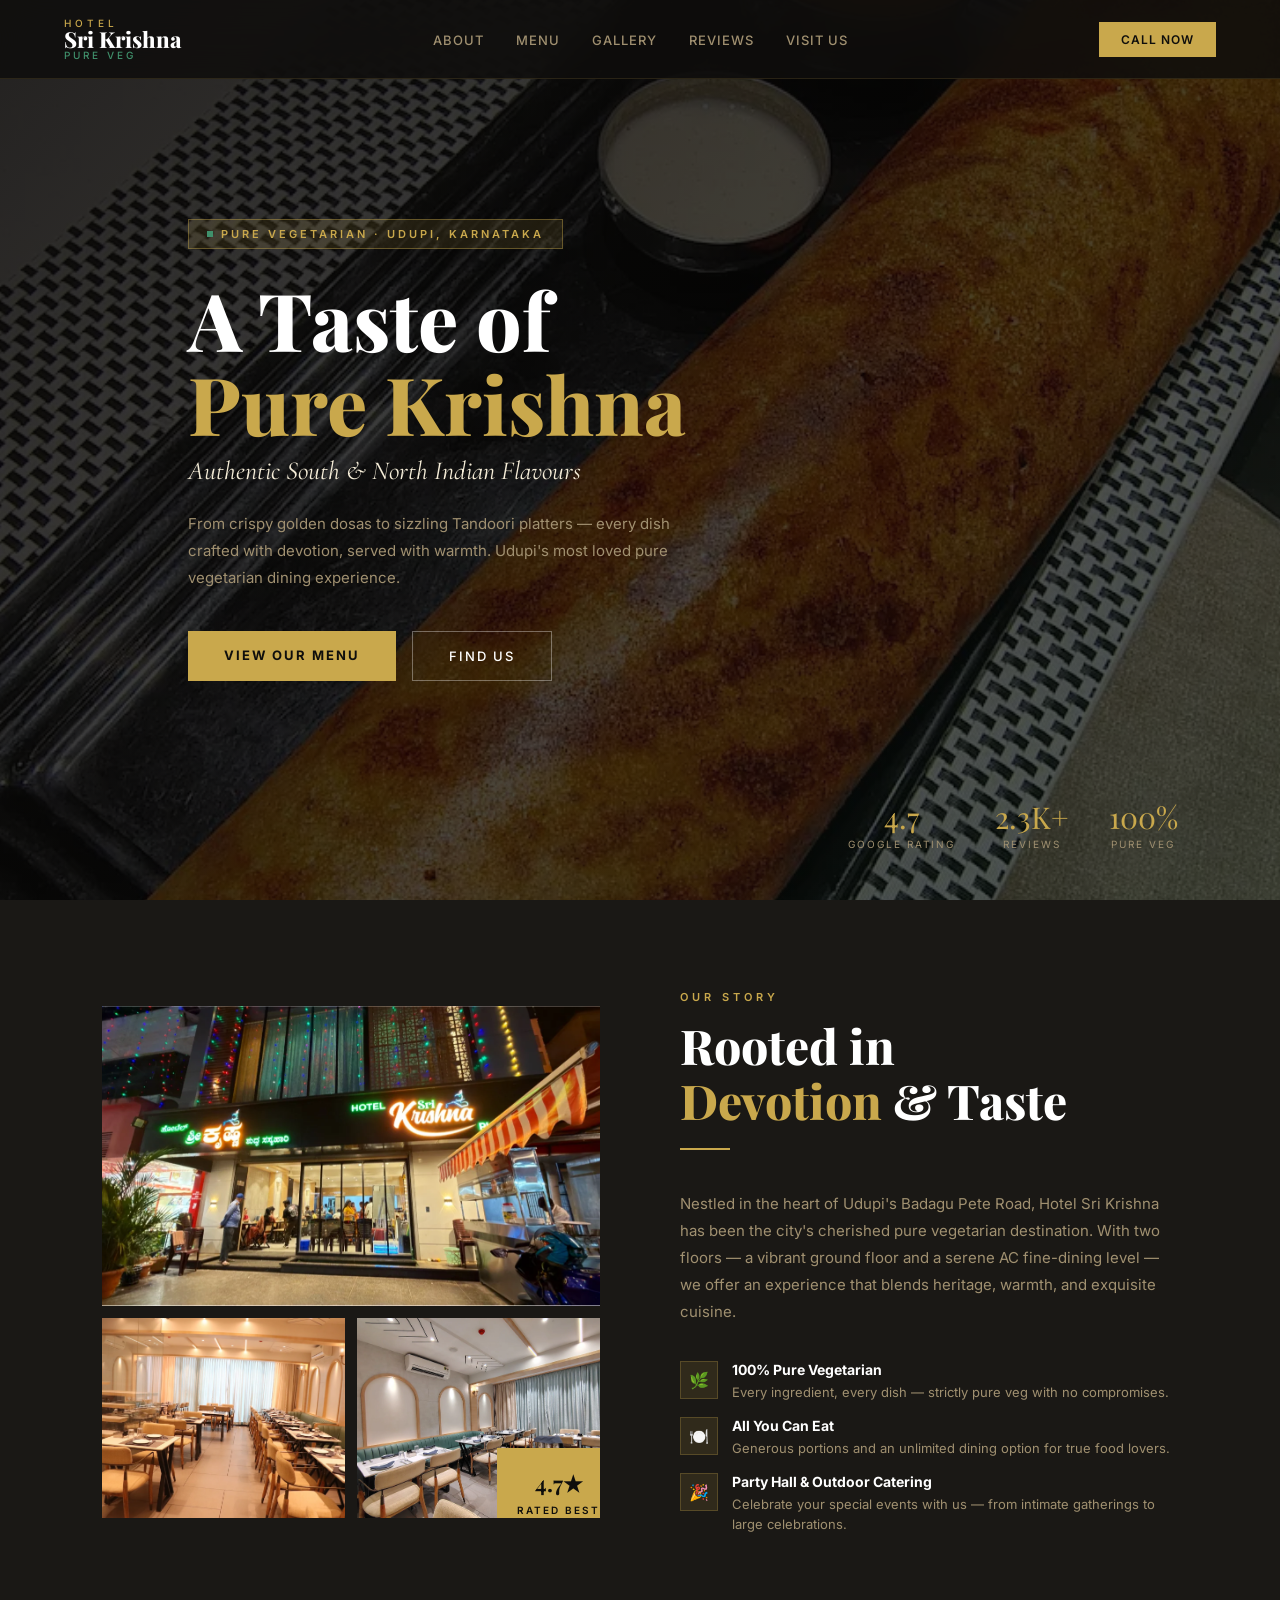
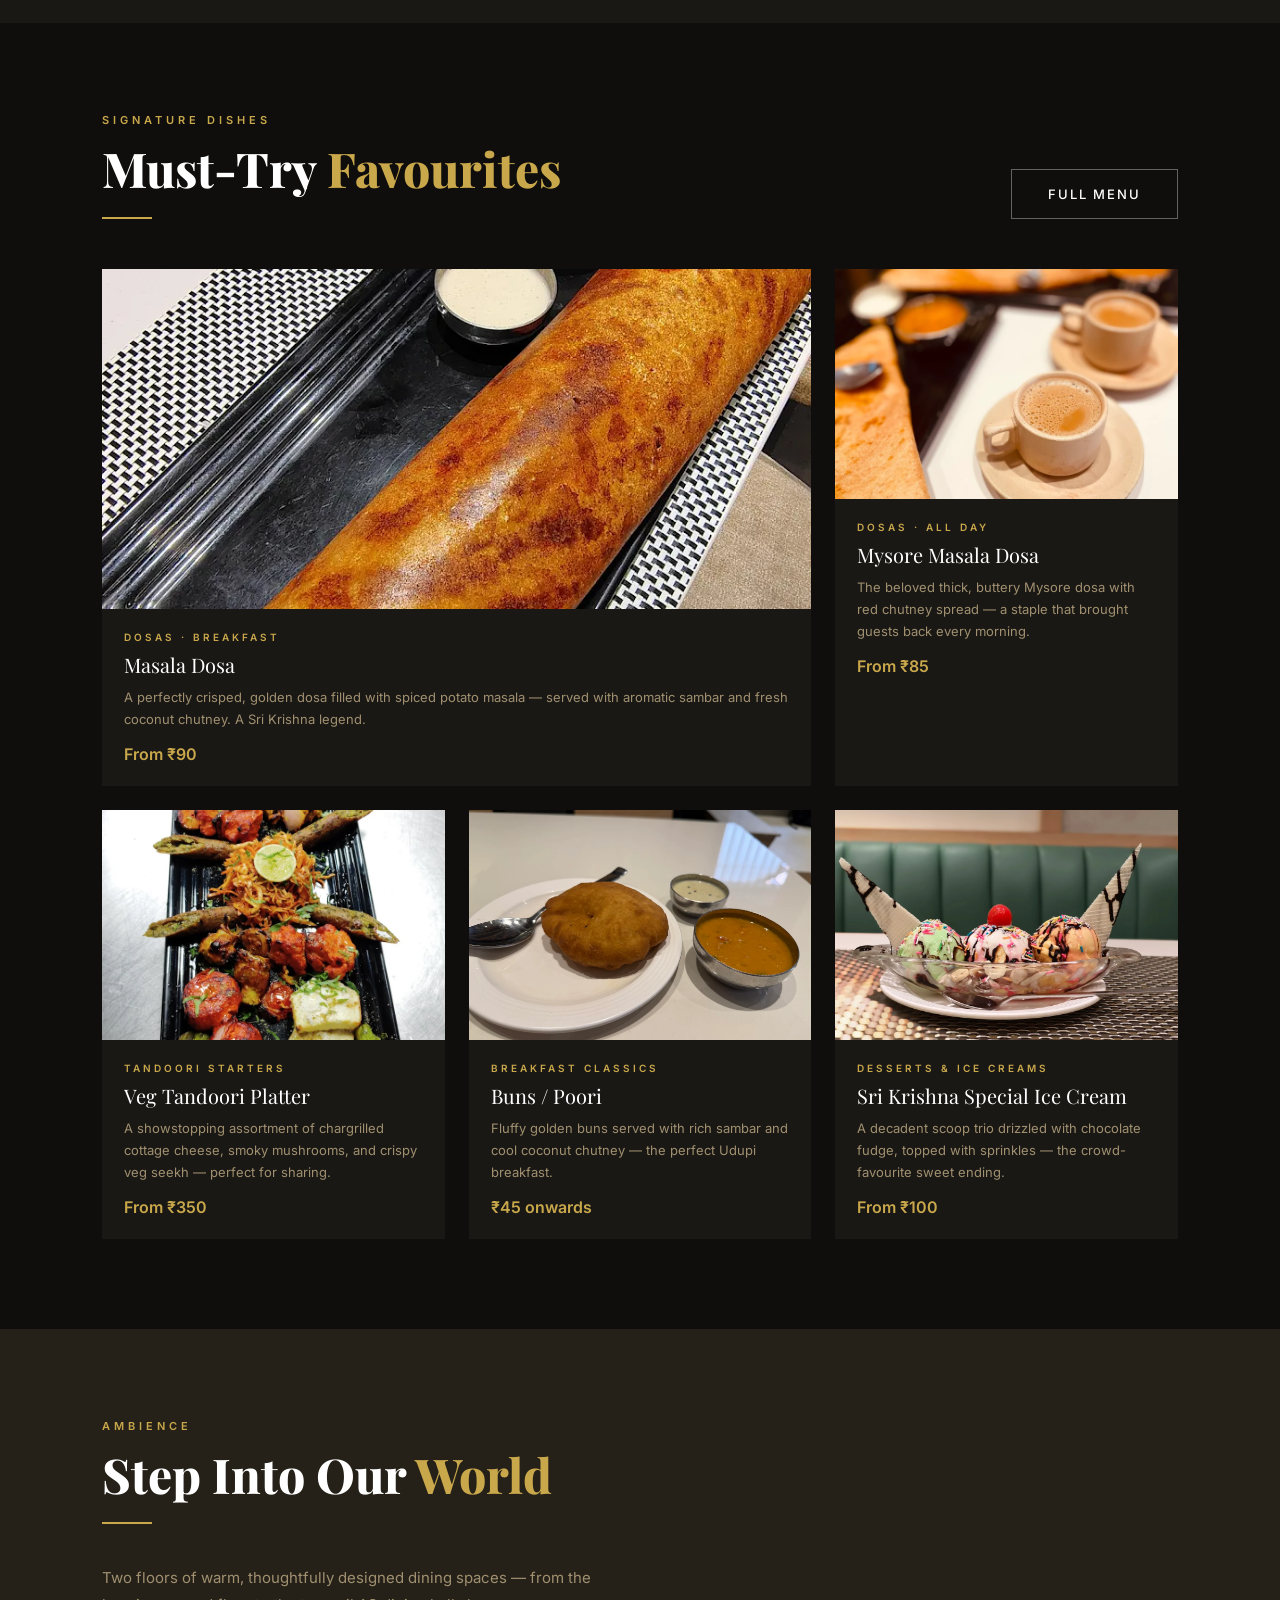
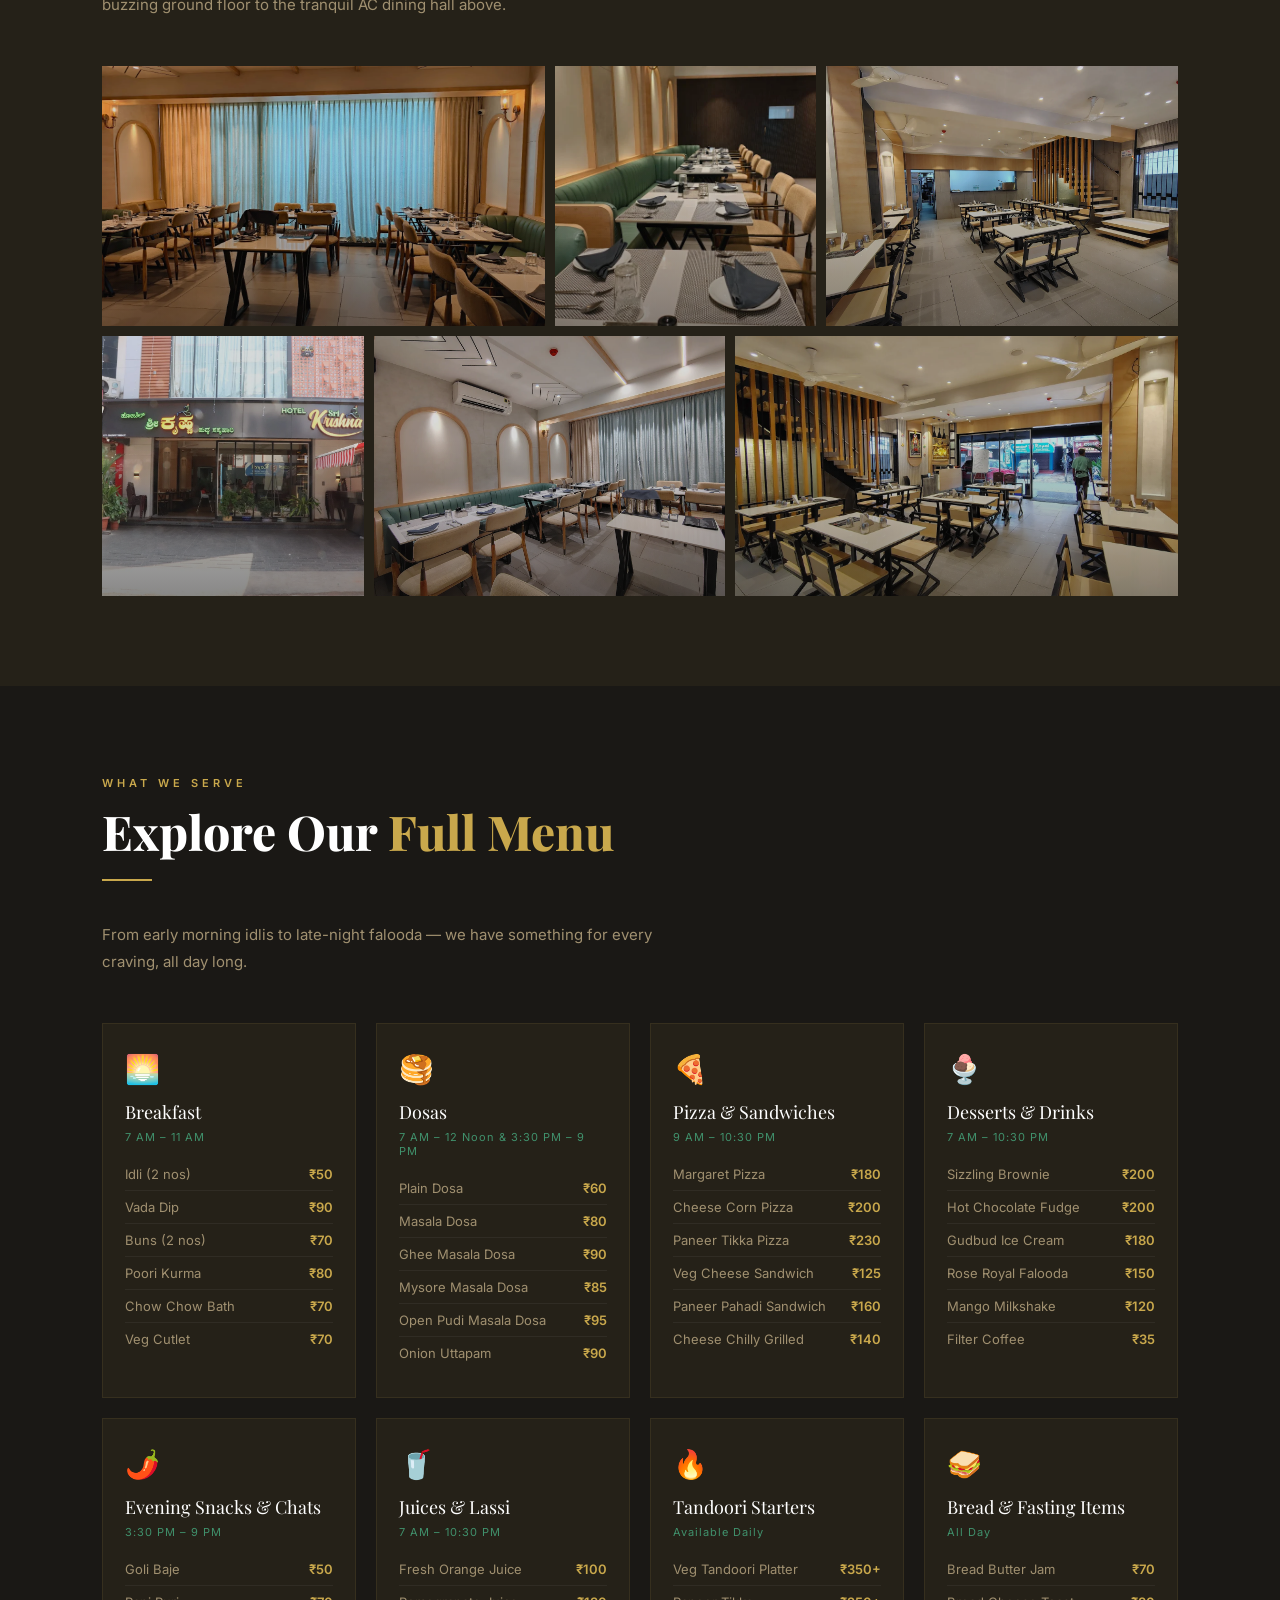
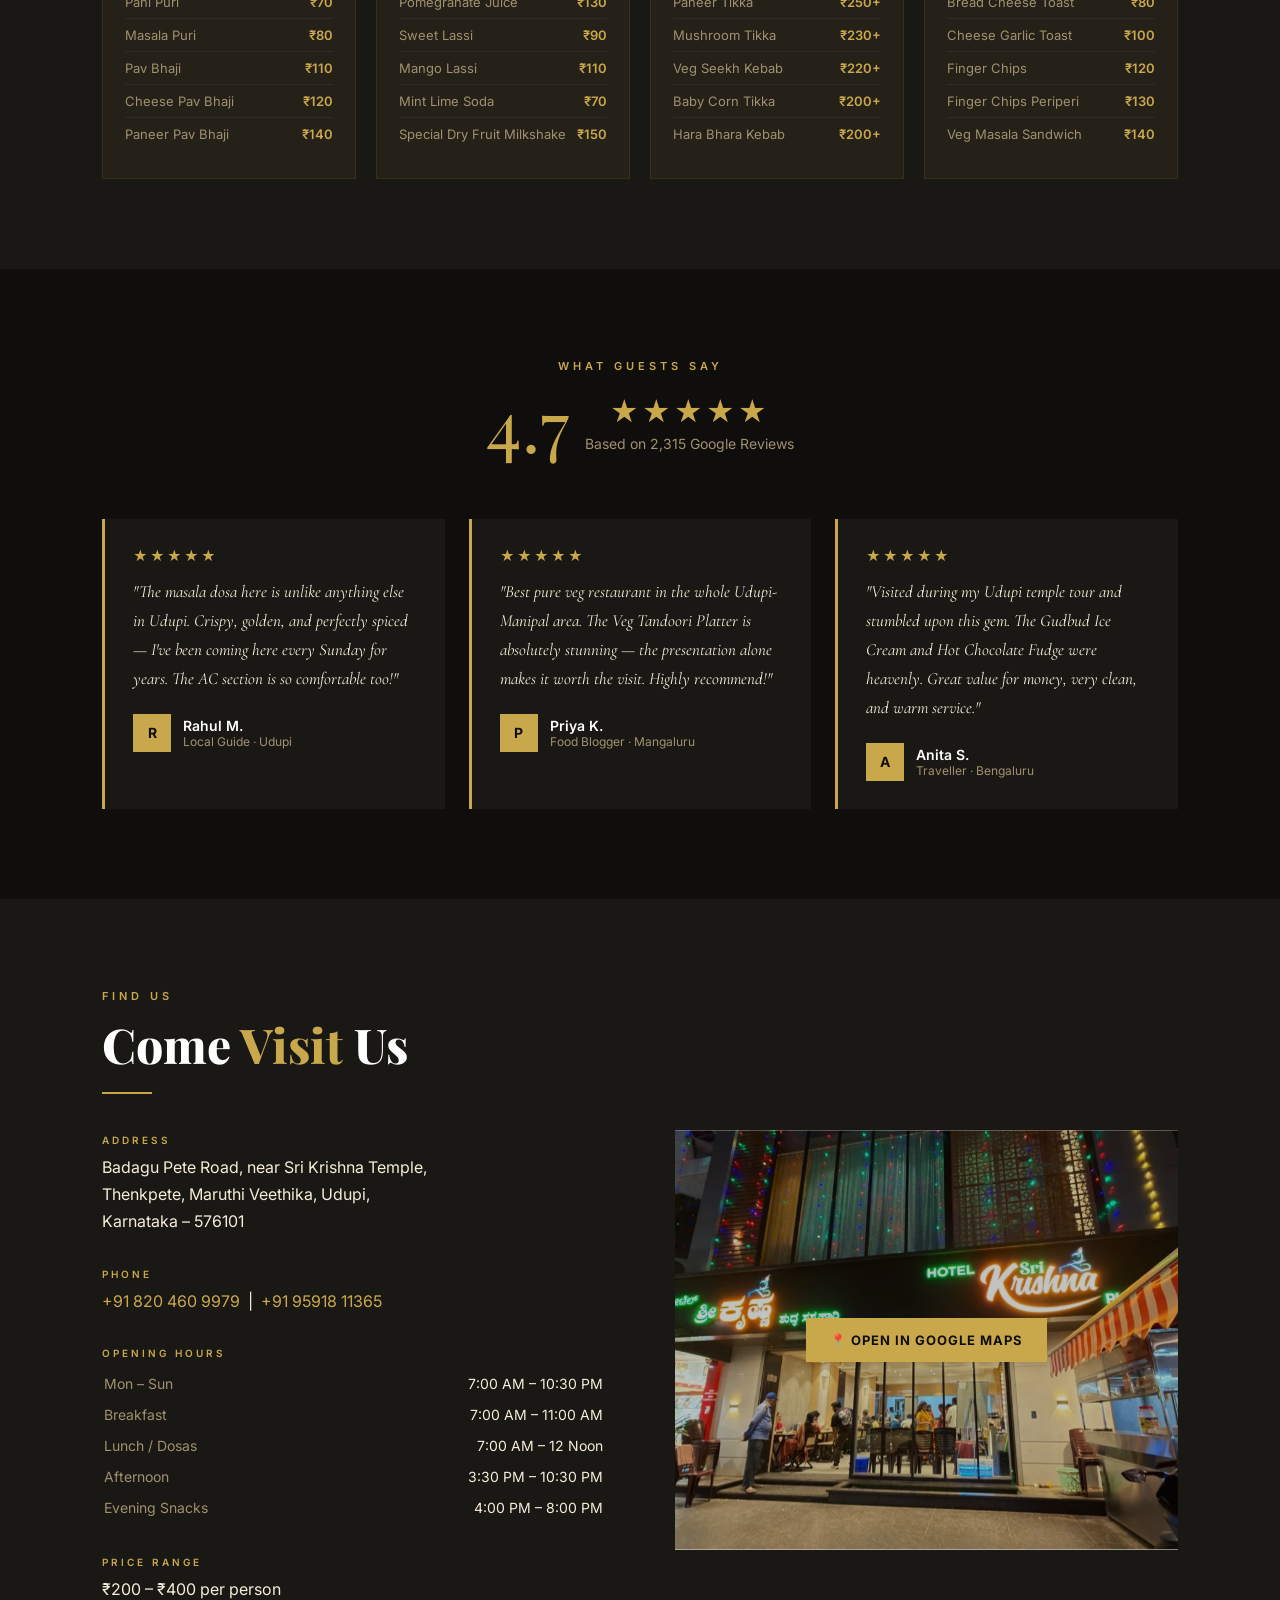
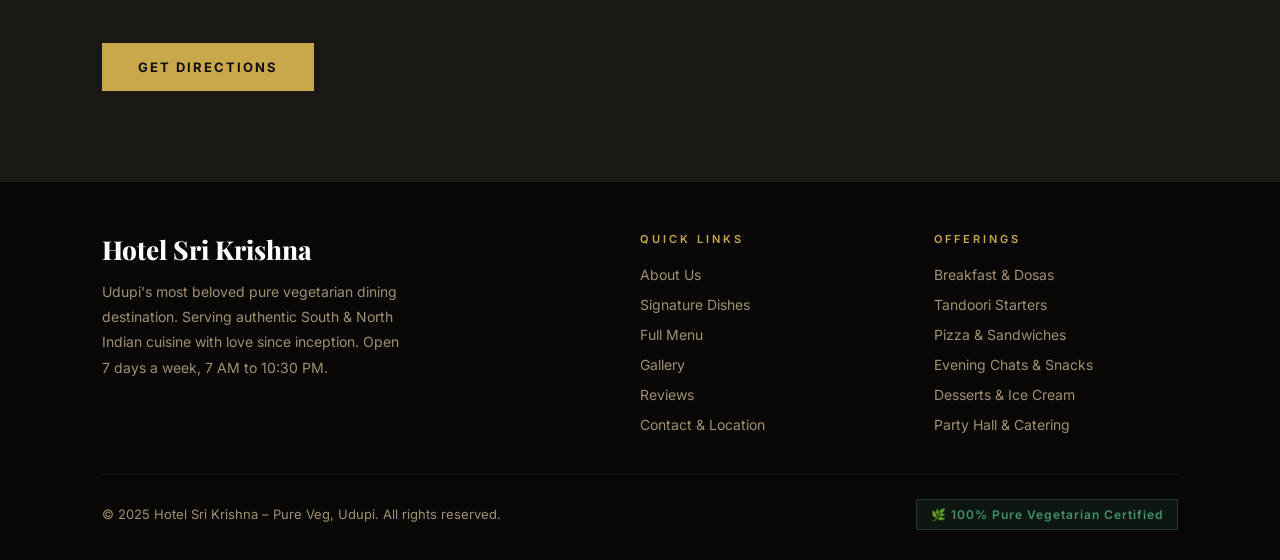
<file: Portfolio/Hotel Sri Krishna - Pure Veg/index.html>
<!DOCTYPE html>
<html lang="en">
<head>
  <meta charset="UTF-8" />
  <meta name="viewport" content="width=device-width, initial-scale=1.0" />
  <title>Hotel Sri Krishna – Pure Veg | Udupi's Finest Vegetarian Dining</title>
  <meta name="description" content="Hotel Sri Krishna Pure Veg – Udupi's most beloved pure vegetarian restaurant. Authentic South Indian & North Indian cuisine. Rated 4.7★ with 2,300+ reviews. Visit us at Badagu Pete Road, Udupi." />
  <link rel="preconnect" href="https://fonts.googleapis.com" />
  <link rel="preconnect" href="https://fonts.gstatic.com" crossorigin />
  <link href="https://fonts.googleapis.com/css2?family=Cormorant+Garamond:ital,wght@0,400;0,600;0,700;1,400&family=Inter:wght@300;400;500;600&family=Playfair+Display:wght@700;800&display=swap" rel="stylesheet" />
  <style>
    *, *::before, *::after { box-sizing: border-box; margin: 0; padding: 0; }

    :root {
      --gold:   #C9A84C;
      --gold-l: #E8C96A;
      --dark:   #0F0E0C;
      --dark2:  #1A1815;
      --dark3:  #252118;
      --cream:  #F5EDD8;
      --green:  #2D6A4F;
      --green-l:#40916C;
      --text:   #E8DFC8;
      --muted:  #A09070;
    }

    html { scroll-behavior: smooth; }

    body {
      font-family: 'Inter', sans-serif;
      background: var(--dark);
      color: var(--text);
      overflow-x: hidden;
    }

    /* ── NAV ── */
    nav {
      position: fixed; top: 0; width: 100%; z-index: 1000;
      padding: 18px 5%;
      display: flex; align-items: center; justify-content: space-between;
      background: rgba(15,14,12,0.85);
      backdrop-filter: blur(18px);
      border-bottom: 1px solid rgba(201,168,76,0.15);
      transition: background 0.3s;
    }
    .nav-brand {
      display: flex; flex-direction: column; line-height: 1;
    }
    .nav-brand .hotel { font-family: 'Inter', sans-serif; font-size: 10px; letter-spacing: 4px; color: var(--gold); text-transform: uppercase; font-weight: 500; }
    .nav-brand .name  { font-family: 'Playfair Display', serif; font-size: 22px; color: #fff; font-weight: 800; }
    .nav-brand .pure  { font-size: 10px; letter-spacing: 3px; color: var(--green-l); text-transform: uppercase; font-weight: 500; }
    .nav-links { display: flex; gap: 32px; list-style: none; }
    .nav-links a { color: var(--muted); font-size: 13px; letter-spacing: 1px; text-decoration: none; text-transform: uppercase; font-weight: 500; transition: color 0.2s; }
    .nav-links a:hover { color: var(--gold); }
    .nav-cta {
      background: var(--gold); color: var(--dark); font-size: 12px; font-weight: 600;
      padding: 10px 22px; letter-spacing: 1px; text-transform: uppercase;
      text-decoration: none; transition: background 0.2s, transform 0.2s;
    }
    .nav-cta:hover { background: var(--gold-l); transform: translateY(-1px); }

    /* ── HERO ── */
    .hero {
      position: relative; height: 100vh; min-height: 620px;
      display: flex; align-items: center; overflow: hidden;
    }
    .hero-bg {
      position: absolute; inset: 0;
      background: url('Masala Dosa.webp') center/cover no-repeat;
      filter: brightness(0.35);
      transform: scale(1.05);
      animation: slowZoom 14s ease-in-out infinite alternate;
    }
    @keyframes slowZoom { from { transform: scale(1.05); } to { transform: scale(1.12); } }
    .hero-overlay {
      position: absolute; inset: 0;
      background: linear-gradient(135deg, rgba(15,14,12,0.7) 0%, rgba(15,14,12,0.2) 60%, rgba(45,106,79,0.15) 100%);
    }
    .hero-content {
      position: relative; z-index: 2; padding: 0 8%;
      max-width: 780px;
    }
    .hero-badge {
      display: inline-flex; align-items: center; gap: 8px;
      background: rgba(201,168,76,0.12); border: 1px solid rgba(201,168,76,0.4);
      padding: 7px 18px; margin-bottom: 28px;
      font-size: 11px; letter-spacing: 3px; color: var(--gold); text-transform: uppercase; font-weight: 600;
      animation: fadeUp 0.8s ease 0.2s both;
    }
    .hero-badge span { width: 6px; height: 6px; background: var(--green-l); display: inline-block; }
    .hero h1 {
      font-family: 'Playfair Display', serif; font-size: clamp(42px, 7vw, 80px);
      font-weight: 800; line-height: 1.05; color: #fff; margin-bottom: 10px;
      animation: fadeUp 0.8s ease 0.4s both;
    }
    .hero h1 em { color: var(--gold); font-style: normal; }
    .hero-sub {
      font-family: 'Cormorant Garamond', serif; font-size: clamp(18px, 2.5vw, 26px);
      color: var(--cream); margin-bottom: 24px; font-style: italic;
      animation: fadeUp 0.8s ease 0.6s both;
    }
    .hero-desc {
      font-size: 15px; color: var(--muted); line-height: 1.8; max-width: 520px; margin-bottom: 40px;
      animation: fadeUp 0.8s ease 0.8s both;
    }
    .hero-actions {
      display: flex; gap: 16px; flex-wrap: wrap;
      animation: fadeUp 0.8s ease 1s both;
    }
    .btn-primary {
      background: var(--gold); color: var(--dark); padding: 16px 36px;
      font-size: 13px; font-weight: 700; letter-spacing: 2px; text-transform: uppercase;
      text-decoration: none; display: inline-block; transition: all 0.25s;
    }
    .btn-primary:hover { background: var(--gold-l); transform: translateY(-2px); box-shadow: 0 12px 30px rgba(201,168,76,0.25); }
    .btn-outline {
      border: 1px solid rgba(255,255,255,0.35); color: #fff; padding: 16px 36px;
      font-size: 13px; font-weight: 500; letter-spacing: 2px; text-transform: uppercase;
      text-decoration: none; display: inline-block; transition: all 0.25s;
    }
    .btn-outline:hover { border-color: var(--gold); color: var(--gold); }

    .hero-stats {
      position: absolute; bottom: 48px; right: 8%; z-index: 2;
      display: flex; gap: 40px;
      animation: fadeUp 0.8s ease 1.2s both;
    }
    .stat { text-align: center; }
    .stat-num { font-family: 'Playfair Display', serif; font-size: 30px; color: var(--gold); display: block; line-height: 1; }
    .stat-label { font-size: 10px; letter-spacing: 2px; color: var(--muted); text-transform: uppercase; margin-top: 4px; }

    @keyframes fadeUp { from { opacity: 0; transform: translateY(24px); } to { opacity: 1; transform: translateY(0); } }

    /* ── SECTION BASE ── */
    section { padding: 90px 8%; }
    .section-tag {
      font-size: 11px; letter-spacing: 4px; color: var(--gold); text-transform: uppercase;
      font-weight: 600; margin-bottom: 14px; display: block;
    }
    .section-title {
      font-family: 'Playfair Display', serif; font-size: clamp(30px, 4vw, 48px);
      font-weight: 800; color: #fff; line-height: 1.15;
    }
    .section-title em { color: var(--gold); font-style: normal; }
    .section-line {
      width: 50px; height: 2px; background: var(--gold); margin: 20px 0 40px;
    }
    .section-desc { font-size: 15px; color: var(--muted); line-height: 1.8; max-width: 600px; }

    /* ── ABOUT ── */
    #about {
      background: var(--dark2);
      display: grid; grid-template-columns: 1fr 1fr; gap: 80px; align-items: center;
    }
    .about-images {
      display: grid; grid-template-columns: 1fr 1fr; gap: 12px;
      position: relative;
    }
    .about-img-main {
      grid-column: 1 / -1; height: 300px; overflow: hidden;
    }
    .about-img-main img { width: 100%; height: 100%; object-fit: cover; transition: transform 0.5s; }
    .about-img-main:hover img { transform: scale(1.03); }
    .about-img-small { height: 200px; overflow: hidden; }
    .about-img-small img { width: 100%; height: 100%; object-fit: cover; transition: transform 0.5s; }
    .about-img-small:hover img { transform: scale(1.05); }
    .about-badge-float {
      position: absolute; bottom: -20px; right: -20px;
      background: var(--gold); color: var(--dark); padding: 20px;
      text-align: center;
    }
    .about-badge-float strong { font-family: 'Playfair Display', serif; font-size: 22px; display: block; }
    .about-badge-float span { font-size: 10px; letter-spacing: 2px; text-transform: uppercase; font-weight: 600; }
    .about-features { margin-top: 36px; display: flex; flex-direction: column; gap: 16px; }
    .about-feature { display: flex; align-items: flex-start; gap: 14px; }
    .feature-icon {
      width: 38px; height: 38px; background: rgba(201,168,76,0.12); flex-shrink: 0;
      display: flex; align-items: center; justify-content: center; font-size: 16px;
      border: 1px solid rgba(201,168,76,0.25);
    }
    .feature-text strong { color: #fff; font-size: 14px; display: block; margin-bottom: 3px; }
    .feature-text span { color: var(--muted); font-size: 13px; }

    /* ── MENU HIGHLIGHTS ── */
    #menu { background: var(--dark); }
    .menu-header { display: flex; justify-content: space-between; align-items: flex-end; margin-bottom: 50px; flex-wrap: wrap; gap: 20px; }
    .menu-grid {
      display: grid; grid-template-columns: repeat(3, 1fr); gap: 24px;
    }
    .menu-card {
      background: var(--dark2); overflow: hidden;
      transition: transform 0.35s, box-shadow 0.35s;
      position: relative;
    }
    .menu-card:hover { transform: translateY(-8px); box-shadow: 0 24px 60px rgba(0,0,0,0.5); }
    .menu-card:first-child { grid-column: span 2; }
    .menu-img { overflow: hidden; position: relative; }
    .menu-card:first-child .menu-img { height: 340px; }
    .menu-img { height: 230px; }
    .menu-img img { width: 100%; height: 100%; object-fit: cover; transition: transform 0.5s; }
    .menu-card:hover .menu-img img { transform: scale(1.06); }
    .menu-body { padding: 22px; }
    .menu-cat { font-size: 10px; letter-spacing: 3px; color: var(--gold); text-transform: uppercase; font-weight: 600; margin-bottom: 8px; }
    .menu-name { font-family: 'Playfair Display', serif; font-size: 20px; color: #fff; margin-bottom: 8px; }
    .menu-desc { font-size: 13px; color: var(--muted); line-height: 1.7; }
    .menu-price { margin-top: 14px; font-size: 16px; color: var(--gold); font-weight: 600; }
    .veg-badge {
      position: absolute; top: 14px; left: 14px;
      background: var(--green); color: #fff; font-size: 10px;
      padding: 4px 10px; letter-spacing: 1px; font-weight: 600; text-transform: uppercase;
    }

    /* ── GALLERY ── */
    #gallery { background: var(--dark3); }
    .gallery-intro { max-width: 520px; margin-bottom: 48px; }
    .gallery-grid {
      display: grid;
      grid-template-columns: repeat(12, 1fr);
      grid-template-rows: 260px 260px;
      gap: 10px;
    }
    .g1 { grid-column: 1 / 6; grid-row: 1; }
    .g2 { grid-column: 6 / 9; grid-row: 1; }
    .g3 { grid-column: 9 / 13; grid-row: 1; }
    .g4 { grid-column: 1 / 4; grid-row: 2; }
    .g5 { grid-column: 4 / 8; grid-row: 2; }
    .g6 { grid-column: 8 / 13; grid-row: 2; }
    .gallery-item { overflow: hidden; position: relative; }
    .gallery-item img { width: 100%; height: 100%; object-fit: cover; transition: transform 0.6s, filter 0.4s; filter: brightness(0.85); }
    .gallery-item:hover img { transform: scale(1.07); filter: brightness(1); }
    .gallery-item::after {
      content: ''; position: absolute; inset: 0;
      background: linear-gradient(0deg, rgba(15,14,12,0.4) 0%, transparent 60%);
      pointer-events: none;
    }

    /* ── MENU CATEGORIES ── */
    #menu-full { background: var(--dark2); }
    .menu-cats-grid {
      display: grid; grid-template-columns: repeat(4, 1fr); gap: 20px; margin-top: 48px;
    }
    .cat-card {
      background: var(--dark3); border: 1px solid rgba(201,168,76,0.1);
      padding: 28px 22px; transition: border-color 0.3s, transform 0.3s;
    }
    .cat-card:hover { border-color: rgba(201,168,76,0.45); transform: translateY(-4px); }
    .cat-icon { font-size: 28px; margin-bottom: 14px; }
    .cat-title { font-family: 'Playfair Display', serif; font-size: 18px; color: #fff; margin-bottom: 6px; }
    .cat-time { font-size: 11px; color: var(--green-l); letter-spacing: 1px; margin-bottom: 14px; }
    .cat-items { list-style: none; }
    .cat-items li {
      display: flex; justify-content: space-between; align-items: center;
      padding: 8px 0; border-bottom: 1px solid rgba(255,255,255,0.05);
      font-size: 13px; color: var(--muted);
    }
    .cat-items li:last-child { border-bottom: none; }
    .cat-items .price { color: var(--gold); font-weight: 600; font-size: 13px; }

    /* ── REVIEWS ── */
    #reviews { background: var(--dark); }
    .reviews-header { text-align: center; margin-bottom: 60px; }
    .rating-hero {
      display: flex; align-items: center; justify-content: center; gap: 16px; margin-bottom: 10px;
    }
    .rating-num { font-family: 'Playfair Display', serif; font-size: 72px; color: var(--gold); line-height: 1; }
    .rating-stars { font-size: 28px; color: var(--gold); letter-spacing: 3px; }
    .rating-count { font-size: 14px; color: var(--muted); margin-top: 6px; }
    .reviews-grid { display: grid; grid-template-columns: repeat(3, 1fr); gap: 24px; }
    .review-card {
      background: var(--dark2); padding: 28px; border-left: 3px solid var(--gold);
      transition: transform 0.3s;
    }
    .review-card:hover { transform: translateY(-4px); }
    .review-stars { color: var(--gold); font-size: 14px; margin-bottom: 14px; letter-spacing: 2px; }
    .review-text { font-family: 'Cormorant Garamond', serif; font-size: 17px; color: var(--cream); line-height: 1.7; margin-bottom: 20px; font-style: italic; }
    .reviewer { display: flex; align-items: center; gap: 12px; }
    .reviewer-avatar {
      width: 38px; height: 38px; background: var(--gold); display: flex; align-items: center; justify-content: center;
      font-weight: 700; color: var(--dark); font-size: 14px;
    }
    .reviewer-name { font-size: 14px; color: #fff; font-weight: 600; }
    .reviewer-date { font-size: 12px; color: var(--muted); }

    /* ── VISIT ── */
    #visit {
      background: var(--dark2);
      display: grid; grid-template-columns: 1fr 1fr; gap: 70px; align-items: center;
    }
    .visit-info { }
    .info-block { margin-bottom: 32px; }
    .info-label { font-size: 10px; letter-spacing: 3px; color: var(--gold); text-transform: uppercase; font-weight: 600; margin-bottom: 8px; }
    .info-value { font-size: 16px; color: var(--cream); line-height: 1.7; }
    .info-value a { color: var(--gold); text-decoration: none; }
    .info-value a:hover { text-decoration: underline; }
    .hours-table { width: 100%; }
    .hours-table td { padding: 6px 0; font-size: 14px; color: var(--muted); }
    .hours-table td:last-child { text-align: right; color: var(--cream); }
    .visit-map {
      position: relative; height: 420px; overflow: hidden;
    }
    .visit-map img { width: 100%; height: 100%; object-fit: cover; }
    .map-overlay {
      position: absolute; inset: 0; background: rgba(15,14,12,0.25);
      display: flex; align-items: center; justify-content: center;
    }
    .map-pin {
      background: var(--gold); color: var(--dark); padding: 14px 24px;
      font-size: 13px; font-weight: 700; letter-spacing: 1px; text-transform: uppercase;
      text-decoration: none; display: inline-block; transition: background 0.2s;
    }
    .map-pin:hover { background: var(--gold-l); }

    /* ── FOOTER ── */
    footer {
      background: #080706; padding: 50px 8% 30px;
      border-top: 1px solid rgba(201,168,76,0.12);
    }
    .footer-grid { display: grid; grid-template-columns: 2fr 1fr 1fr; gap: 50px; margin-bottom: 40px; }
    .footer-brand .name { font-family: 'Playfair Display', serif; font-size: 26px; color: #fff; font-weight: 800; margin-bottom: 12px; }
    .footer-brand p { font-size: 14px; color: var(--muted); line-height: 1.8; max-width: 300px; }
    .footer-heading { font-size: 11px; letter-spacing: 3px; color: var(--gold); text-transform: uppercase; font-weight: 600; margin-bottom: 18px; }
    .footer-links { list-style: none; display: flex; flex-direction: column; gap: 10px; }
    .footer-links a { color: var(--muted); font-size: 14px; text-decoration: none; transition: color 0.2s; }
    .footer-links a:hover { color: var(--gold); }
    .footer-bottom {
      border-top: 1px solid rgba(255,255,255,0.06); padding-top: 24px;
      display: flex; justify-content: space-between; align-items: center; flex-wrap: wrap; gap: 12px;
    }
    .footer-bottom p { font-size: 13px; color: var(--muted); }
    .footer-bottom .green-cert {
      display: flex; align-items: center; gap: 8px;
      background: rgba(45,106,79,0.15); border: 1px solid rgba(64,145,108,0.3);
      padding: 7px 14px; font-size: 12px; color: var(--green-l); font-weight: 600; letter-spacing: 1px;
    }

    /* ── RESPONSIVE ── */
    @media (max-width: 1024px) {
      #about { grid-template-columns: 1fr; }
      .menu-grid { grid-template-columns: 1fr 1fr; }
      .menu-card:first-child { grid-column: 1 / -1; }
      .menu-cats-grid { grid-template-columns: repeat(2, 1fr); }
      .reviews-grid { grid-template-columns: 1fr 1fr; }
      #visit { grid-template-columns: 1fr; }
    }
    @media (max-width: 768px) {
      nav { padding: 14px 5%; }
      .nav-links { display: none; }
      section { padding: 60px 5%; }
      .menu-grid { grid-template-columns: 1fr; }
      .menu-card:first-child { grid-column: auto; }
      .gallery-grid {
        grid-template-columns: 1fr 1fr;
        grid-template-rows: repeat(3, 200px);
      }
      .g1 { grid-column: 1 / 3; } .g2,.g3,.g4,.g5,.g6 { grid-column: auto; }
      .menu-cats-grid { grid-template-columns: 1fr; }
      .reviews-grid { grid-template-columns: 1fr; }
      .footer-grid { grid-template-columns: 1fr; }
      .hero-stats { right: 5%; gap: 24px; }
    }
  </style>
</head>
<body>

<!-- NAV -->
<nav id="navbar">
  <div class="nav-brand">
    <span class="hotel">Hotel</span>
    <span class="name">Sri Krishna</span>
    <span class="pure">Pure Veg</span>
  </div>
  <ul class="nav-links">
    <li><a href="#about">About</a></li>
    <li><a href="#menu">Menu</a></li>
    <li><a href="#gallery">Gallery</a></li>
    <li><a href="#reviews">Reviews</a></li>
    <li><a href="#visit">Visit Us</a></li>
  </ul>
  <a href="tel:+918204609979" class="nav-cta" id="nav-call-btn">Call Now</a>
</nav>

<!-- HERO -->
<section class="hero" id="home">
  <div class="hero-bg"></div>
  <div class="hero-overlay"></div>
  <div class="hero-content">
    <div class="hero-badge"><span></span> Pure Vegetarian · Udupi, Karnataka</div>
    <h1>A Taste of<br /><em>Pure Krishna</em></h1>
    <p class="hero-sub">Authentic South &amp; North Indian Flavours</p>
    <p class="hero-desc">From crispy golden dosas to sizzling Tandoori platters — every dish crafted with devotion, served with warmth. Udupi's most loved pure vegetarian dining experience.</p>
    <div class="hero-actions">
      <a href="#menu" class="btn-primary" id="hero-menu-btn">View Our Menu</a>
      <a href="#visit" class="btn-outline" id="hero-visit-btn">Find Us</a>
    </div>
  </div>
  <div class="hero-stats">
    <div class="stat">
      <span class="stat-num">4.7</span>
      <span class="stat-label">Google Rating</span>
    </div>
    <div class="stat">
      <span class="stat-num">2.3K+</span>
      <span class="stat-label">Reviews</span>
    </div>
    <div class="stat">
      <span class="stat-num">100%</span>
      <span class="stat-label">Pure Veg</span>
    </div>
  </div>
</section>

<!-- ABOUT -->
<section id="about">
  <div class="about-images">
    <div class="about-img-main">
      <img src="unnamed (6).webp" alt="Hotel Sri Krishna exterior night view" />
    </div>
    <div class="about-img-small">
      <img src="unnamed.webp" alt="Hotel Sri Krishna elegant AC dining interior" />
    </div>
    <div class="about-img-small" style="position:relative;">
      <img src="unnamed (4).webp" alt="Bright dining hall interior" />
      <div class="about-badge-float">
        <strong>4.7★</strong>
        <span>Rated Best</span>
      </div>
    </div>
  </div>
  <div class="about-text">
    <span class="section-tag">Our Story</span>
    <h2 class="section-title">Rooted in<br /><em>Devotion</em> &amp; Taste</h2>
    <div class="section-line"></div>
    <p class="section-desc">Nestled in the heart of Udupi's Badagu Pete Road, Hotel Sri Krishna has been the city's cherished pure vegetarian destination. With two floors — a vibrant ground floor and a serene AC fine-dining level — we offer an experience that blends heritage, warmth, and exquisite cuisine.</p>
    <div class="about-features">
      <div class="about-feature">
        <div class="feature-icon">🌿</div>
        <div class="feature-text">
          <strong>100% Pure Vegetarian</strong>
          <span>Every ingredient, every dish — strictly pure veg with no compromises.</span>
        </div>
      </div>
      <div class="about-feature">
        <div class="feature-icon">🍽️</div>
        <div class="feature-text">
          <strong>All You Can Eat</strong>
          <span>Generous portions and an unlimited dining option for true food lovers.</span>
        </div>
      </div>
      <div class="about-feature">
        <div class="feature-icon">🎉</div>
        <div class="feature-text">
          <strong>Party Hall &amp; Outdoor Catering</strong>
          <span>Celebrate your special events with us — from intimate gatherings to large celebrations.</span>
        </div>
      </div>
    </div>
  </div>
</section>

<!-- MENU HIGHLIGHTS -->
<section id="menu">
  <div class="menu-header">
    <div>
      <span class="section-tag">Signature Dishes</span>
      <h2 class="section-title">Must-Try <em>Favourites</em></h2>
      <div class="section-line" style="margin-bottom:0;"></div>
    </div>
    <a href="#menu-full" class="btn-outline" id="full-menu-btn">Full Menu</a>
  </div>
  <div class="menu-grid">
    <!-- Featured -->
    <div class="menu-card" id="card-masala-dosa">
      <div class="veg-badge">🟢 Pure Veg</div>
      <div class="menu-img">
        <img src="Masala Dosa.webp" alt="Masala Dosa" />
      </div>
      <div class="menu-body">
        <div class="menu-cat">Dosas · Breakfast</div>
        <div class="menu-name">Masala Dosa</div>
        <p class="menu-desc">A perfectly crisped, golden dosa filled with spiced potato masala — served with aromatic sambar and fresh coconut chutney. A Sri Krishna legend.</p>
        <div class="menu-price">From ₹90</div>
      </div>
    </div>
    <!-- Mysore Dosa + Coffee -->
    <div class="menu-card" id="card-mysore-dosa">
      <div class="veg-badge">🟢 Pure Veg</div>
      <div class="menu-img">
        <img src="Mysore Masala Dosa.webp" alt="Dosa with Filter Coffee" />
      </div>
      <div class="menu-body">
        <div class="menu-cat">Dosas · All Day</div>
        <div class="menu-name">Mysore Masala Dosa</div>
        <p class="menu-desc">The beloved thick, buttery Mysore dosa with red chutney spread — a staple that brought guests back every morning.</p>
        <div class="menu-price">From ₹85</div>
      </div>
    </div>
    <!-- Tandoori Platter -->
    <div class="menu-card" id="card-tandoori">
      <div class="veg-badge">🟢 Pure Veg</div>
      <div class="menu-img">
        <img src="Veg Tandoori Platter.webp" alt="Veg Tandoori Platter" />
      </div>
      <div class="menu-body">
        <div class="menu-cat">Tandoori Starters</div>
        <div class="menu-name">Veg Tandoori Platter</div>
        <p class="menu-desc">A showstopping assortment of chargrilled cottage cheese, smoky mushrooms, and crispy veg seekh — perfect for sharing.</p>
        <div class="menu-price">From ₹350</div>
      </div>
    </div>
    <!-- Buns -->
    <div class="menu-card" id="card-buns">
      <div class="veg-badge">🟢 Pure Veg</div>
      <div class="menu-img">
        <img src="Buns.webp" alt="Buns / Poori with Sambar" />
      </div>
      <div class="menu-body">
        <div class="menu-cat">Breakfast Classics</div>
        <div class="menu-name">Buns / Poori</div>
        <p class="menu-desc">Fluffy golden buns served with rich sambar and cool coconut chutney — the perfect Udupi breakfast.</p>
        <div class="menu-price">₹45 onwards</div>
      </div>
    </div>
    <!-- Ice Cream -->
    <div class="menu-card" id="card-icecream">
      <div class="veg-badge">🟢 Pure Veg</div>
      <div class="menu-img">
        <img src="unnamed (2).webp" alt="Ice Cream Sundae Dessert" />
      </div>
      <div class="menu-body">
        <div class="menu-cat">Desserts &amp; Ice Creams</div>
        <div class="menu-name">Sri Krishna Special Ice Cream</div>
        <p class="menu-desc">A decadent scoop trio drizzled with chocolate fudge, topped with sprinkles — the crowd-favourite sweet ending.</p>
        <div class="menu-price">From ₹100</div>
      </div>
    </div>
  </div>
</section>

<!-- GALLERY -->
<section id="gallery">
  <div class="gallery-intro">
    <span class="section-tag">Ambience</span>
    <h2 class="section-title">Step Into Our <em>World</em></h2>
    <div class="section-line"></div>
    <p class="section-desc">Two floors of warm, thoughtfully designed dining spaces — from the buzzing ground floor to the tranquil AC dining hall above.</p>
  </div>
  <div class="gallery-grid">
    <div class="gallery-item g1">
      <img src="unnamed (1).webp" alt="AC dining hall warm lighting" />
    </div>
    <div class="gallery-item g2">
      <img src="unnamed (3).webp" alt="Elegant green seating interior" />
    </div>
    <div class="gallery-item g3">
      <img src="unnamed (5).webp" alt="Spacious ground floor seating area" />
    </div>
    <div class="gallery-item g4">
      <img src="unnamed (7).webp" alt="Hotel Sri Krishna daytime exterior" />
    </div>
    <div class="gallery-item g5">
      <img src="unnamed (4).webp" alt="Bright modern dining hall" />
    </div>
    <div class="gallery-item g6">
      <img src="unnamed (8).webp" alt="Restaurant open floor view" />
    </div>
  </div>
</section>

<!-- FULL MENU CATEGORIES -->
<section id="menu-full">
  <span class="section-tag">What We Serve</span>
  <h2 class="section-title">Explore Our <em>Full Menu</em></h2>
  <div class="section-line"></div>
  <p class="section-desc">From early morning idlis to late-night falooda — we have something for every craving, all day long.</p>
  <div class="menu-cats-grid">
    <div class="cat-card" id="cat-breakfast">
      <div class="cat-icon">🌅</div>
      <div class="cat-title">Breakfast</div>
      <div class="cat-time">7 AM – 11 AM</div>
      <ul class="cat-items">
        <li><span>Idli (2 nos)</span><span class="price">₹50</span></li>
        <li><span>Vada Dip</span><span class="price">₹90</span></li>
        <li><span>Buns (2 nos)</span><span class="price">₹70</span></li>
        <li><span>Poori Kurma</span><span class="price">₹80</span></li>
        <li><span>Chow Chow Bath</span><span class="price">₹70</span></li>
        <li><span>Veg Cutlet</span><span class="price">₹70</span></li>
      </ul>
    </div>
    <div class="cat-card" id="cat-dosas">
      <div class="cat-icon">🥞</div>
      <div class="cat-title">Dosas</div>
      <div class="cat-time">7 AM – 12 Noon &amp; 3:30 PM – 9 PM</div>
      <ul class="cat-items">
        <li><span>Plain Dosa</span><span class="price">₹60</span></li>
        <li><span>Masala Dosa</span><span class="price">₹80</span></li>
        <li><span>Ghee Masala Dosa</span><span class="price">₹90</span></li>
        <li><span>Mysore Masala Dosa</span><span class="price">₹85</span></li>
        <li><span>Open Pudi Masala Dosa</span><span class="price">₹95</span></li>
        <li><span>Onion Uttapam</span><span class="price">₹90</span></li>
      </ul>
    </div>
    <div class="cat-card" id="cat-pizza">
      <div class="cat-icon">🍕</div>
      <div class="cat-title">Pizza &amp; Sandwiches</div>
      <div class="cat-time">9 AM – 10:30 PM</div>
      <ul class="cat-items">
        <li><span>Margaret Pizza</span><span class="price">₹180</span></li>
        <li><span>Cheese Corn Pizza</span><span class="price">₹200</span></li>
        <li><span>Paneer Tikka Pizza</span><span class="price">₹230</span></li>
        <li><span>Veg Cheese Sandwich</span><span class="price">₹125</span></li>
        <li><span>Paneer Pahadi Sandwich</span><span class="price">₹160</span></li>
        <li><span>Cheese Chilly Grilled</span><span class="price">₹140</span></li>
      </ul>
    </div>
    <div class="cat-card" id="cat-desserts">
      <div class="cat-icon">🍨</div>
      <div class="cat-title">Desserts &amp; Drinks</div>
      <div class="cat-time">7 AM – 10:30 PM</div>
      <ul class="cat-items">
        <li><span>Sizzling Brownie</span><span class="price">₹200</span></li>
        <li><span>Hot Chocolate Fudge</span><span class="price">₹200</span></li>
        <li><span>Gudbud Ice Cream</span><span class="price">₹180</span></li>
        <li><span>Rose Royal Falooda</span><span class="price">₹150</span></li>
        <li><span>Mango Milkshake</span><span class="price">₹120</span></li>
        <li><span>Filter Coffee</span><span class="price">₹35</span></li>
      </ul>
    </div>
    <div class="cat-card" id="cat-snacks">
      <div class="cat-icon">🌶️</div>
      <div class="cat-title">Evening Snacks &amp; Chats</div>
      <div class="cat-time">3:30 PM – 9 PM</div>
      <ul class="cat-items">
        <li><span>Goli Baje</span><span class="price">₹50</span></li>
        <li><span>Pani Puri</span><span class="price">₹70</span></li>
        <li><span>Masala Puri</span><span class="price">₹80</span></li>
        <li><span>Pav Bhaji</span><span class="price">₹110</span></li>
        <li><span>Cheese Pav Bhaji</span><span class="price">₹120</span></li>
        <li><span>Paneer Pav Bhaji</span><span class="price">₹140</span></li>
      </ul>
    </div>
    <div class="cat-card" id="cat-juices">
      <div class="cat-icon">🥤</div>
      <div class="cat-title">Juices &amp; Lassi</div>
      <div class="cat-time">7 AM – 10:30 PM</div>
      <ul class="cat-items">
        <li><span>Fresh Orange Juice</span><span class="price">₹100</span></li>
        <li><span>Pomegranate Juice</span><span class="price">₹130</span></li>
        <li><span>Sweet Lassi</span><span class="price">₹90</span></li>
        <li><span>Mango Lassi</span><span class="price">₹110</span></li>
        <li><span>Mint Lime Soda</span><span class="price">₹70</span></li>
        <li><span>Special Dry Fruit Milkshake</span><span class="price">₹150</span></li>
      </ul>
    </div>
    <div class="cat-card" id="cat-tandoori">
      <div class="cat-icon">🔥</div>
      <div class="cat-title">Tandoori Starters</div>
      <div class="cat-time">Available Daily</div>
      <ul class="cat-items">
        <li><span>Veg Tandoori Platter</span><span class="price">₹350+</span></li>
        <li><span>Paneer Tikka</span><span class="price">₹250+</span></li>
        <li><span>Mushroom Tikka</span><span class="price">₹230+</span></li>
        <li><span>Veg Seekh Kebab</span><span class="price">₹220+</span></li>
        <li><span>Baby Corn Tikka</span><span class="price">₹200+</span></li>
        <li><span>Hara Bhara Kebab</span><span class="price">₹200+</span></li>
      </ul>
    </div>
    <div class="cat-card" id="cat-bread">
      <div class="cat-icon">🥪</div>
      <div class="cat-title">Bread &amp; Fasting Items</div>
      <div class="cat-time">All Day</div>
      <ul class="cat-items">
        <li><span>Bread Butter Jam</span><span class="price">₹70</span></li>
        <li><span>Bread Cheese Toast</span><span class="price">₹80</span></li>
        <li><span>Cheese Garlic Toast</span><span class="price">₹100</span></li>
        <li><span>Finger Chips</span><span class="price">₹120</span></li>
        <li><span>Finger Chips Periperi</span><span class="price">₹130</span></li>
        <li><span>Veg Masala Sandwich</span><span class="price">₹140</span></li>
      </ul>
    </div>
  </div>
</section>

<!-- REVIEWS -->
<section id="reviews">
  <div class="reviews-header">
    <span class="section-tag">What Guests Say</span>
    <div class="rating-hero">
      <span class="rating-num">4.7</span>
      <div>
        <div class="rating-stars">★★★★★</div>
        <div class="rating-count">Based on 2,315 Google Reviews</div>
      </div>
    </div>
  </div>
  <div class="reviews-grid">
    <div class="review-card" id="review-1">
      <div class="review-stars">★★★★★</div>
      <p class="review-text">"The masala dosa here is unlike anything else in Udupi. Crispy, golden, and perfectly spiced — I've been coming here every Sunday for years. The AC section is so comfortable too!"</p>
      <div class="reviewer">
        <div class="reviewer-avatar">R</div>
        <div>
          <div class="reviewer-name">Rahul M.</div>
          <div class="reviewer-date">Local Guide · Udupi</div>
        </div>
      </div>
    </div>
    <div class="review-card" id="review-2">
      <div class="review-stars">★★★★★</div>
      <p class="review-text">"Best pure veg restaurant in the whole Udupi-Manipal area. The Veg Tandoori Platter is absolutely stunning — the presentation alone makes it worth the visit. Highly recommend!"</p>
      <div class="reviewer">
        <div class="reviewer-avatar">P</div>
        <div>
          <div class="reviewer-name">Priya K.</div>
          <div class="reviewer-date">Food Blogger · Mangaluru</div>
        </div>
      </div>
    </div>
    <div class="review-card" id="review-3">
      <div class="review-stars">★★★★★</div>
      <p class="review-text">"Visited during my Udupi temple tour and stumbled upon this gem. The Gudbud Ice Cream and Hot Chocolate Fudge were heavenly. Great value for money, very clean, and warm service."</p>
      <div class="reviewer">
        <div class="reviewer-avatar">A</div>
        <div>
          <div class="reviewer-name">Anita S.</div>
          <div class="reviewer-date">Traveller · Bengaluru</div>
        </div>
      </div>
    </div>
  </div>
</section>

<!-- VISIT -->
<section id="visit">
  <div class="visit-info">
    <span class="section-tag">Find Us</span>
    <h2 class="section-title">Come <em>Visit</em> Us</h2>
    <div class="section-line"></div>
    <div class="info-block">
      <div class="info-label">Address</div>
      <div class="info-value">Badagu Pete Road, near Sri Krishna Temple,<br />Thenkpete, Maruthi Veethika, Udupi,<br />Karnataka – 576101</div>
    </div>
    <div class="info-block">
      <div class="info-label">Phone</div>
      <div class="info-value">
        <a href="tel:+918204609979">+91 820 460 9979</a> &nbsp;|&nbsp;
        <a href="tel:+919591811365">+91 95918 11365</a>
      </div>
    </div>
    <div class="info-block">
      <div class="info-label">Opening Hours</div>
      <table class="hours-table">
        <tr><td>Mon – Sun</td><td>7:00 AM – 10:30 PM</td></tr>
        <tr><td>Breakfast</td><td>7:00 AM – 11:00 AM</td></tr>
        <tr><td>Lunch / Dosas</td><td>7:00 AM – 12 Noon</td></tr>
        <tr><td>Afternoon</td><td>3:30 PM – 10:30 PM</td></tr>
        <tr><td>Evening Snacks</td><td>4:00 PM – 8:00 PM</td></tr>
      </table>
    </div>
    <div class="info-block">
      <div class="info-label">Price Range</div>
      <div class="info-value">₹200 – ₹400 per person</div>
    </div>
    <a href="https://maps.google.com/?q=Hotel+Sri+Krishna+Pure+Veg+Udupi" target="_blank" class="btn-primary" id="get-directions-btn" style="display:inline-block; margin-top:8px;">Get Directions</a>
  </div>
  <div class="visit-map">
    <img src="unnamed (6).webp" alt="Hotel Sri Krishna exterior at night" style="object-position: center top;" />
    <div class="map-overlay">
      <a href="https://maps.google.com/?q=Hotel+Sri+Krishna+Pure+Veg+Udupi" target="_blank" class="map-pin" id="open-maps-btn">📍 Open in Google Maps</a>
    </div>
  </div>
</section>

<!-- FOOTER -->
<footer>
  <div class="footer-grid">
    <div class="footer-brand">
      <div class="name">Hotel Sri Krishna</div>
      <p>Udupi's most beloved pure vegetarian dining destination. Serving authentic South &amp; North Indian cuisine with love since inception. Open 7 days a week, 7 AM to 10:30 PM.</p>
    </div>
    <div>
      <div class="footer-heading">Quick Links</div>
      <ul class="footer-links">
        <li><a href="#about">About Us</a></li>
        <li><a href="#menu">Signature Dishes</a></li>
        <li><a href="#menu-full">Full Menu</a></li>
        <li><a href="#gallery">Gallery</a></li>
        <li><a href="#reviews">Reviews</a></li>
        <li><a href="#visit">Contact &amp; Location</a></li>
      </ul>
    </div>
    <div>
      <div class="footer-heading">Offerings</div>
      <ul class="footer-links">
        <li><a href="#menu-full">Breakfast &amp; Dosas</a></li>
        <li><a href="#menu-full">Tandoori Starters</a></li>
        <li><a href="#menu-full">Pizza &amp; Sandwiches</a></li>
        <li><a href="#menu-full">Evening Chats &amp; Snacks</a></li>
        <li><a href="#menu-full">Desserts &amp; Ice Cream</a></li>
        <li><a href="#menu-full">Party Hall &amp; Catering</a></li>
      </ul>
    </div>
  </div>
  <div class="footer-bottom">
    <p>© 2025 Hotel Sri Krishna – Pure Veg, Udupi. All rights reserved.</p>
    <div class="green-cert">🌿 100% Pure Vegetarian Certified</div>
  </div>
</footer>

<script>
  // Navbar background change on scroll
  window.addEventListener('scroll', () => {
    const nav = document.getElementById('navbar');
    if (window.scrollY > 60) {
      nav.style.background = 'rgba(10,9,8,0.97)';
    } else {
      nav.style.background = 'rgba(15,14,12,0.85)';
    }
  });

  // Intersection Observer for fade-in animations
  const observer = new IntersectionObserver((entries) => {
    entries.forEach(entry => {
      if (entry.isIntersecting) {
        entry.target.style.opacity = '1';
        entry.target.style.transform = 'translateY(0)';
      }
    });
  }, { threshold: 0.1 });

  document.querySelectorAll('.menu-card, .cat-card, .review-card, .gallery-item').forEach(el => {
    el.style.opacity = '0';
    el.style.transform = 'translateY(30px)';
    el.style.transition = 'opacity 0.6s ease, transform 0.6s ease';
    observer.observe(el);
  });
</script>
</body>
</html>
</file>
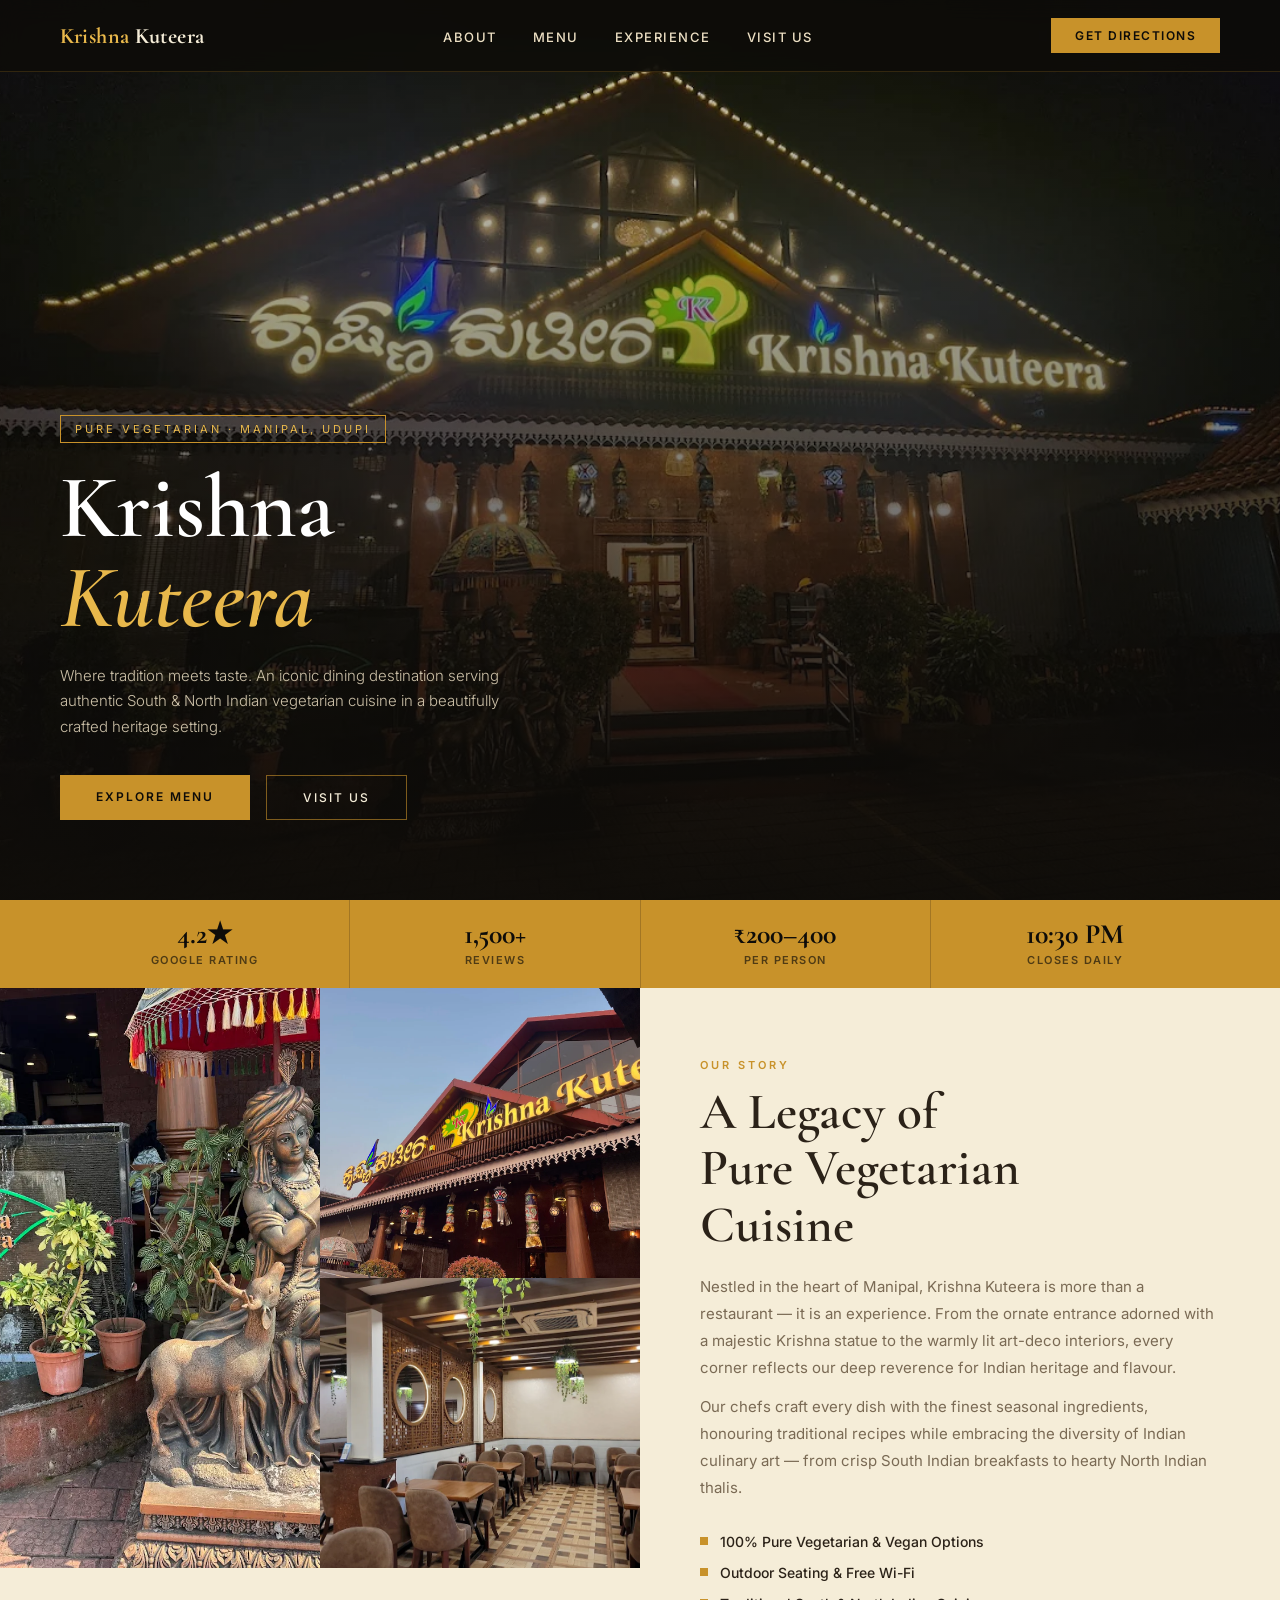
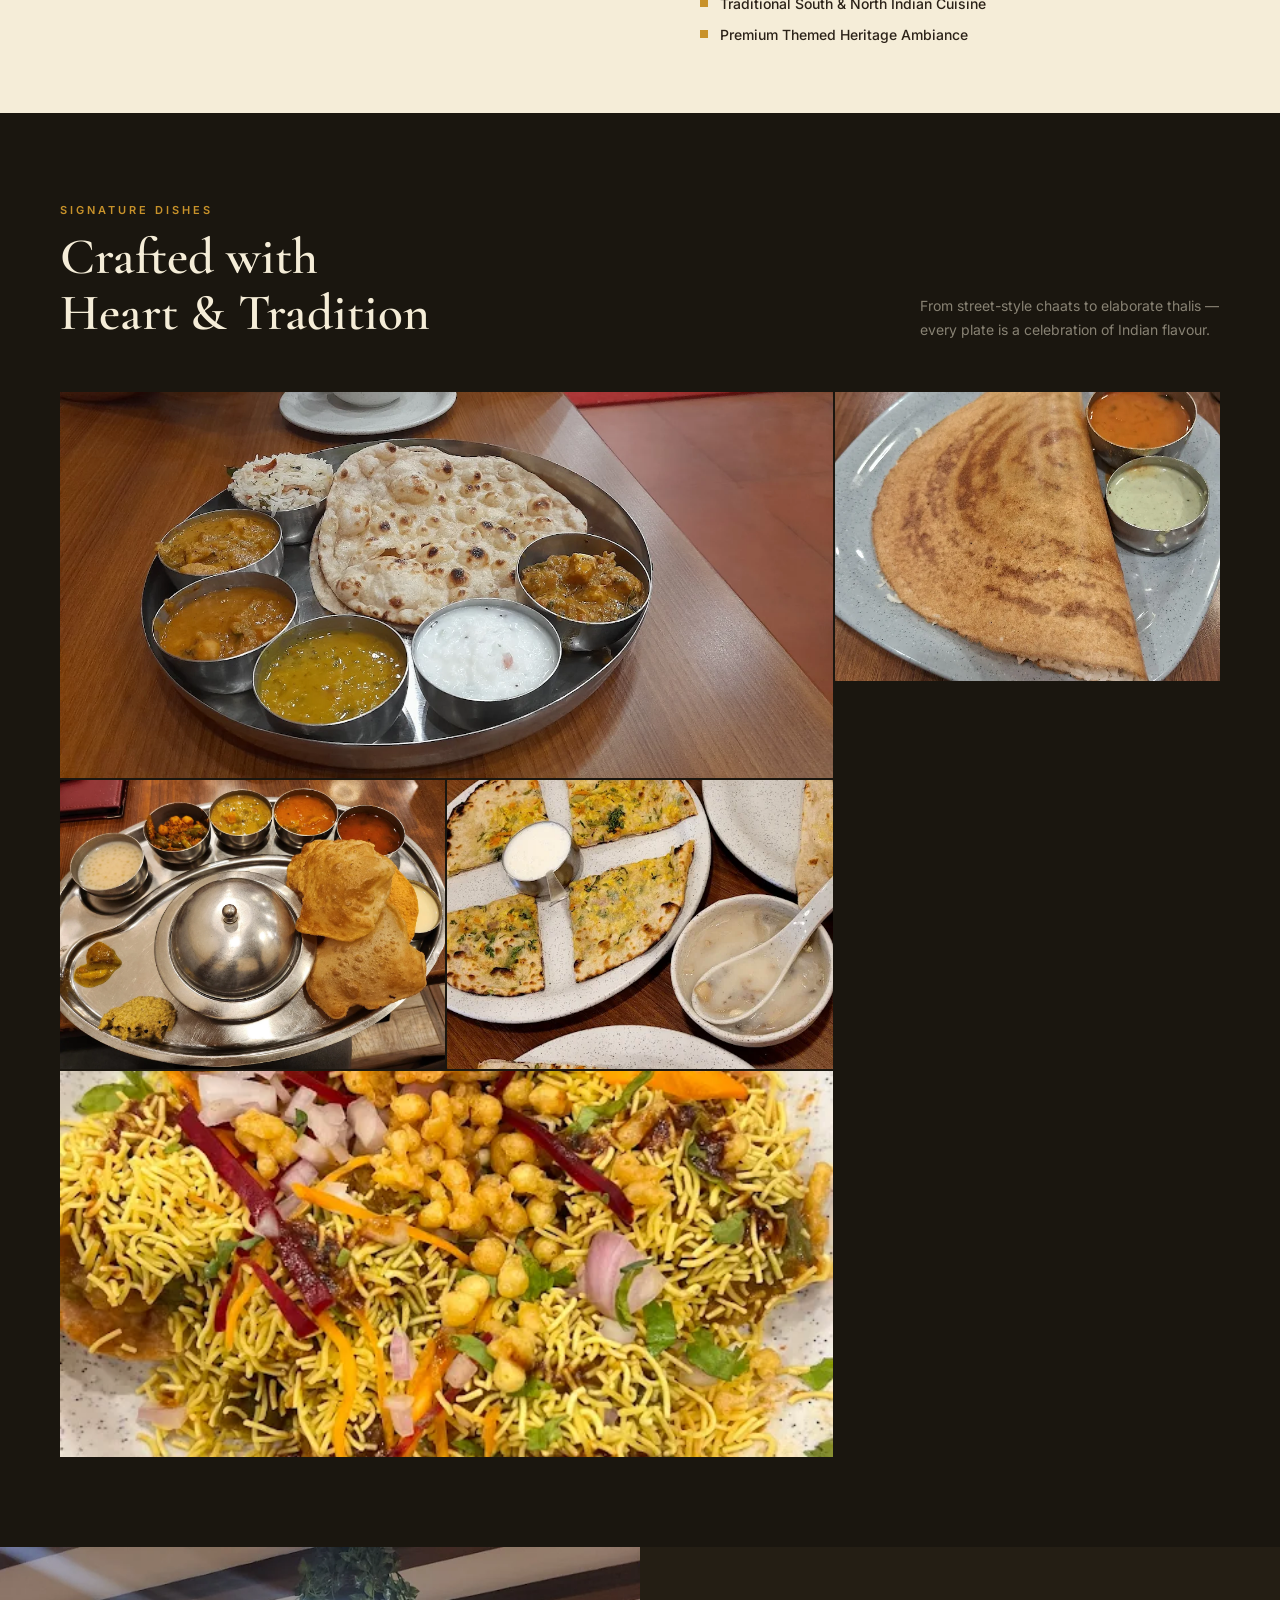
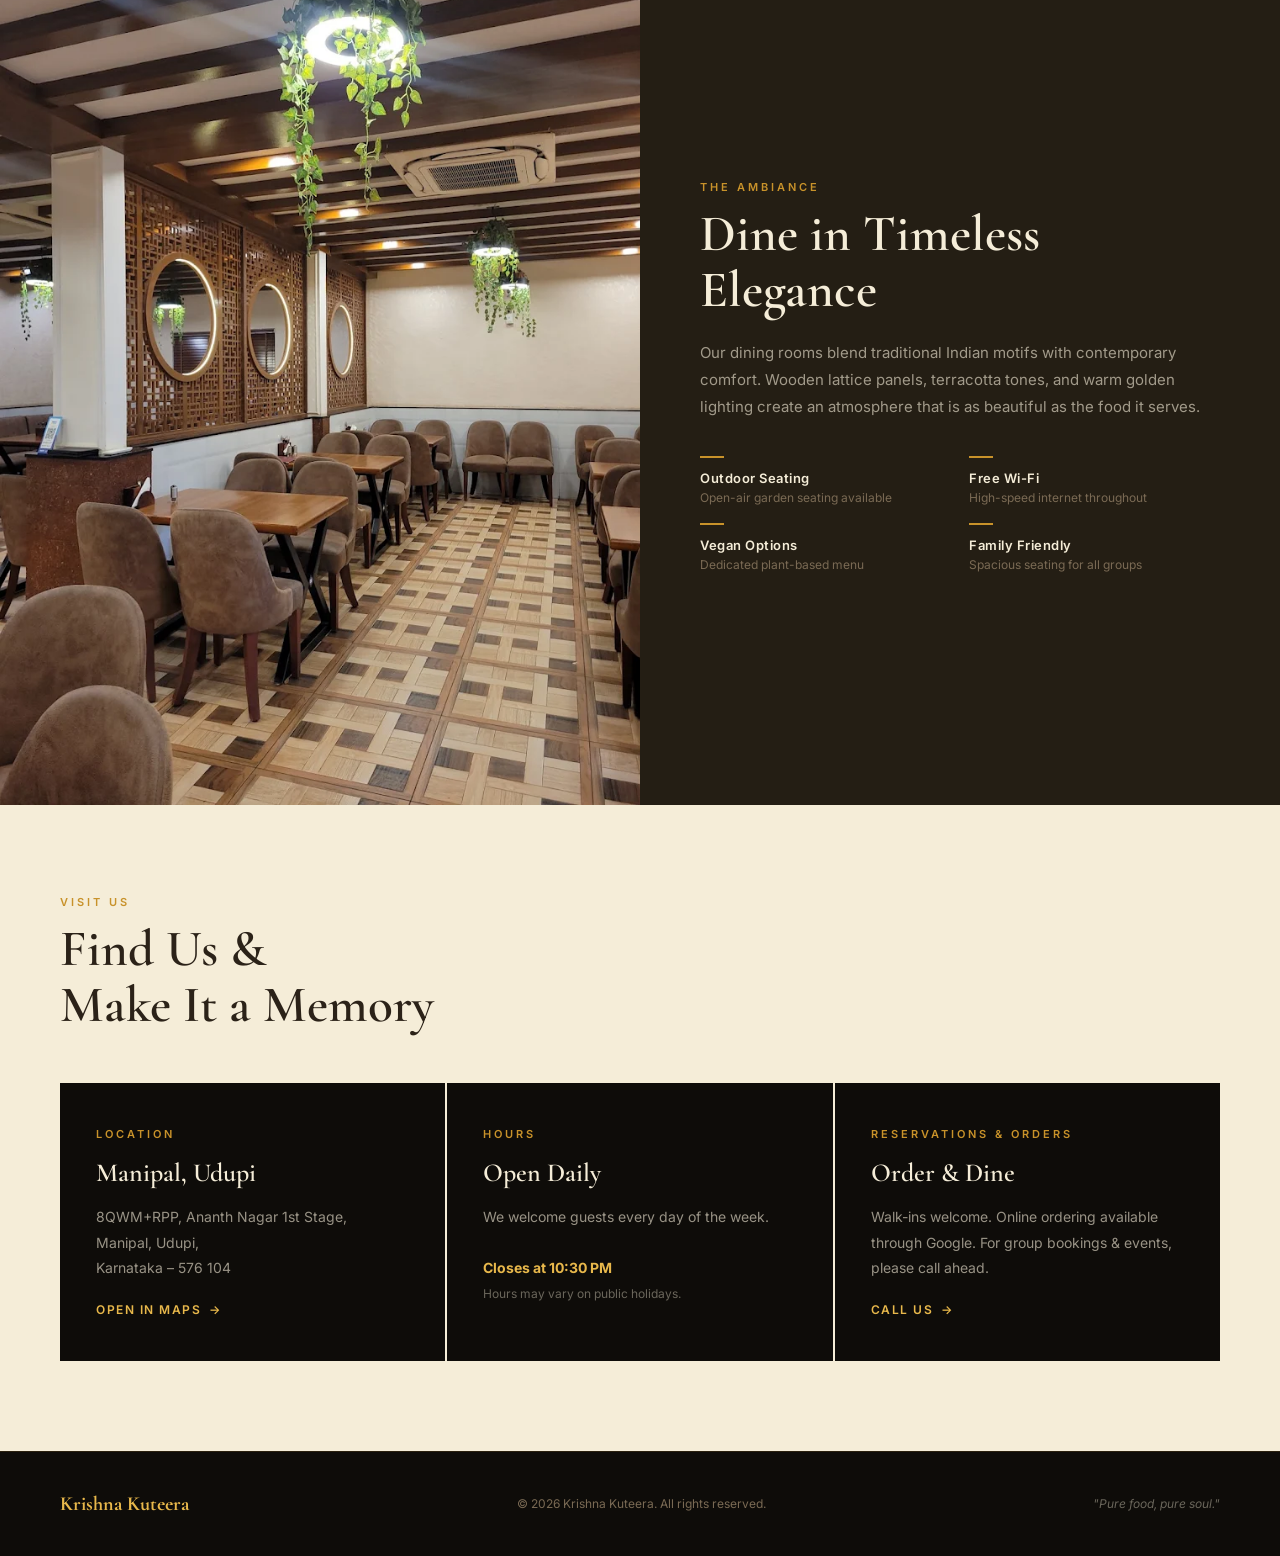
<file: Portfolio/Krishna Kuteera/index.html>
<!DOCTYPE html>
<html lang="en">
<head>
  <meta charset="UTF-8" />
  <meta name="viewport" content="width=device-width, initial-scale=1.0" />
  <title>Krishna Kuteera | Authentic Vegetarian Restaurant — Manipal, Udupi</title>
  <meta name="description" content="Krishna Kuteera is a celebrated vegetarian restaurant in Manipal, Udupi, offering authentic South and North Indian cuisine in a beautifully themed ambiance. Open daily till 10:30 PM." />
  <link rel="preconnect" href="https://fonts.googleapis.com" />
  <link rel="preconnect" href="https://fonts.gstatic.com" crossorigin />
  <link href="https://fonts.googleapis.com/css2?family=Cormorant+Garamond:ital,wght@0,400;0,500;0,600;0,700;1,400;1,600&family=Inter:wght@300;400;500;600&display=swap" rel="stylesheet" />
  <style>
    *, *::before, *::after {
      margin: 0;
      padding: 0;
      box-sizing: border-box;
      border-radius: 0 !important;
    }

    :root {
      --gold:     #C8922A;
      --gold-lt:  #E8B84B;
      --gold-dk:  #9A6D1A;
      --dark:     #0E0C09;
      --dark2:    #1A160F;
      --dark3:    #241E14;
      --cream:    #F5EDD8;
      --cream2:   #EDE0C4;
      --text:     #2B2218;
      --muted:    #7A6A54;
      --white:    #FFFFFF;
    }

    html { scroll-behavior: smooth; }

    body {
      font-family: 'Inter', sans-serif;
      background: var(--dark);
      color: var(--cream);
      overflow-x: hidden;
    }

    /* ── NAV ── */
    nav {
      position: fixed;
      top: 0; left: 0; right: 0;
      z-index: 100;
      display: flex;
      align-items: center;
      justify-content: space-between;
      padding: 18px 60px;
      background: rgba(14, 12, 9, 0.85);
      backdrop-filter: blur(12px);
      border-bottom: 1px solid rgba(200, 146, 42, 0.2);
      transition: background 0.3s;
    }
    nav.scrolled { background: rgba(14, 12, 9, 0.97); }

    .nav-logo {
      font-family: 'Cormorant Garamond', serif;
      font-size: 22px;
      font-weight: 700;
      letter-spacing: 0.5px;
      color: var(--gold-lt);
    }
    .nav-logo span { color: var(--cream); }

    .nav-links {
      display: flex;
      gap: 36px;
      list-style: none;
    }
    .nav-links a {
      text-decoration: none;
      font-size: 13px;
      font-weight: 500;
      letter-spacing: 1.5px;
      text-transform: uppercase;
      color: var(--cream2);
      transition: color 0.25s;
    }
    .nav-links a:hover { color: var(--gold-lt); }

    .nav-cta {
      padding: 10px 24px;
      background: var(--gold);
      color: var(--dark);
      font-size: 12px;
      font-weight: 600;
      letter-spacing: 1.5px;
      text-transform: uppercase;
      text-decoration: none;
      border: none;
      cursor: pointer;
      transition: background 0.25s, transform 0.2s;
    }
    .nav-cta:hover { background: var(--gold-lt); transform: translateY(-1px); }

    /* ── HERO ── */
    #hero {
      position: relative;
      height: 100vh;
      min-height: 680px;
      display: flex;
      align-items: flex-end;
      overflow: hidden;
    }

    .hero-bg {
      position: absolute;
      inset: 0;
      background: url("unnamed (1).webp") center center / cover no-repeat;
      transform: scale(1.04);
      transition: transform 8s ease-out;
    }
    .hero-bg.loaded { transform: scale(1); }

    .hero-overlay {
      position: absolute;
      inset: 0;
      background: linear-gradient(
        to top,
        rgba(14,12,9,0.96) 0%,
        rgba(14,12,9,0.55) 45%,
        rgba(14,12,9,0.15) 100%
      );
    }

    .hero-content {
      position: relative;
      z-index: 2;
      padding: 0 60px 80px;
      max-width: 800px;
    }

    .hero-badge {
      display: inline-block;
      margin-bottom: 20px;
      padding: 6px 14px;
      border: 1px solid var(--gold);
      font-size: 11px;
      letter-spacing: 3px;
      text-transform: uppercase;
      color: var(--gold-lt);
    }

    .hero-title {
      font-family: 'Cormorant Garamond', serif;
      font-size: clamp(52px, 7vw, 96px);
      font-weight: 600;
      line-height: 1.0;
      color: var(--white);
      margin-bottom: 20px;
    }
    .hero-title em {
      font-style: italic;
      color: var(--gold-lt);
    }

    .hero-sub {
      font-size: 15px;
      font-weight: 300;
      color: var(--cream2);
      line-height: 1.7;
      max-width: 480px;
      margin-bottom: 36px;
      opacity: 0.85;
    }

    .hero-actions {
      display: flex;
      gap: 16px;
      flex-wrap: wrap;
    }

    .btn-primary {
      padding: 14px 36px;
      background: var(--gold);
      color: var(--dark);
      font-size: 12px;
      font-weight: 600;
      letter-spacing: 2px;
      text-transform: uppercase;
      text-decoration: none;
      transition: background 0.25s, transform 0.2s;
    }
    .btn-primary:hover { background: var(--gold-lt); transform: translateY(-2px); }

    .btn-outline {
      padding: 14px 36px;
      background: transparent;
      border: 1px solid rgba(200,146,42,0.6);
      color: var(--cream);
      font-size: 12px;
      font-weight: 500;
      letter-spacing: 2px;
      text-transform: uppercase;
      text-decoration: none;
      transition: border-color 0.25s, color 0.25s;
    }
    .btn-outline:hover { border-color: var(--gold-lt); color: var(--gold-lt); }

    /* ── STATS BAR ── */
    .stats-bar {
      background: var(--gold);
      padding: 0 60px;
      display: flex;
      gap: 0;
    }
    .stat-item {
      flex: 1;
      padding: 20px 0;
      text-align: center;
      border-right: 1px solid rgba(14,12,9,0.2);
    }
    .stat-item:last-child { border-right: none; }
    .stat-number {
      display: block;
      font-family: 'Cormorant Garamond', serif;
      font-size: 28px;
      font-weight: 700;
      color: var(--dark);
      line-height: 1;
    }
    .stat-label {
      font-size: 11px;
      font-weight: 600;
      letter-spacing: 1.5px;
      text-transform: uppercase;
      color: rgba(14,12,9,0.65);
    }

    /* ── SECTION COMMONS ── */
    section { overflow: hidden; }

    .section-label {
      display: block;
      font-size: 11px;
      font-weight: 600;
      letter-spacing: 3px;
      text-transform: uppercase;
      color: var(--gold);
      margin-bottom: 12px;
    }

    .section-title {
      font-family: 'Cormorant Garamond', serif;
      font-size: clamp(36px, 4vw, 58px);
      font-weight: 600;
      line-height: 1.1;
      color: var(--cream);
    }

    .section-title.dark-bg { color: var(--text); }

    /* ── ABOUT ── */
    #about {
      background: var(--cream);
      display: grid;
      grid-template-columns: 1fr 1fr;
    }

    .about-images {
      display: grid;
      grid-template-columns: 1fr 1fr;
      grid-template-rows: 1fr 1fr;
      height: 580px;
    }

    .about-img {
      overflow: hidden;
      position: relative;
    }

    .about-img img {
      width: 100%;
      height: 100%;
      object-fit: cover;
      transition: transform 0.6s ease;
    }
    .about-img:hover img { transform: scale(1.06); }

    .about-img.tall { grid-row: 1 / 3; }

    .about-content {
      padding: 70px 60px;
      display: flex;
      flex-direction: column;
      justify-content: center;
      background: var(--cream);
    }

    .about-content .section-title { color: var(--text); }

    .about-text {
      margin-top: 20px;
      font-size: 15px;
      line-height: 1.8;
      color: var(--muted);
    }

    .about-features {
      margin-top: 32px;
      display: flex;
      flex-direction: column;
      gap: 14px;
    }

    .feature-row {
      display: flex;
      align-items: center;
      gap: 12px;
      font-size: 14px;
      font-weight: 500;
      color: var(--text);
    }

    .feature-dot {
      width: 8px;
      height: 8px;
      background: var(--gold);
      flex-shrink: 0;
    }

    /* ── MENU ── */
    #menu {
      background: var(--dark2);
      padding: 90px 60px;
    }

    .menu-header {
      display: flex;
      align-items: flex-end;
      justify-content: space-between;
      margin-bottom: 50px;
    }

    .menu-header-left { max-width: 500px; }

    .menu-grid {
      display: grid;
      grid-template-columns: repeat(3, 1fr);
      gap: 2px;
    }

    .menu-item {
      position: relative;
      overflow: hidden;
      aspect-ratio: 4/3;
      cursor: pointer;
    }

    .menu-item.wide {
      grid-column: span 2;
      aspect-ratio: 8/4;
    }

    .menu-item img {
      width: 100%;
      height: 100%;
      object-fit: cover;
      transition: transform 0.55s ease;
    }
    .menu-item:hover img { transform: scale(1.08); }

    .menu-overlay {
      position: absolute;
      inset: 0;
      background: linear-gradient(to top, rgba(14,12,9,0.88) 0%, transparent 55%);
      display: flex;
      flex-direction: column;
      justify-content: flex-end;
      padding: 22px;
      opacity: 0;
      transition: opacity 0.35s;
    }
    .menu-item:hover .menu-overlay { opacity: 1; }

    .menu-item-name {
      font-family: 'Cormorant Garamond', serif;
      font-size: 22px;
      font-weight: 600;
      color: var(--white);
      line-height: 1.2;
    }

    .menu-item-tag {
      font-size: 11px;
      letter-spacing: 1.5px;
      text-transform: uppercase;
      color: var(--gold-lt);
      margin-top: 4px;
    }

    /* ── EXPERIENCE ── */
    #experience {
      background: var(--dark3);
      display: grid;
      grid-template-columns: 1fr 1fr;
      min-height: 520px;
    }

    .exp-image {
      overflow: hidden;
    }
    .exp-image img {
      width: 100%;
      height: 100%;
      object-fit: cover;
      transition: transform 0.6s ease;
    }
    .exp-image:hover img { transform: scale(1.04); }

    .exp-content {
      padding: 70px 60px;
      display: flex;
      flex-direction: column;
      justify-content: center;
    }

    .exp-text {
      margin-top: 20px;
      font-size: 15px;
      line-height: 1.8;
      color: rgba(245, 237, 216, 0.6);
    }

    .amenities {
      margin-top: 36px;
      display: grid;
      grid-template-columns: 1fr 1fr;
      gap: 18px;
    }

    .amenity {
      display: flex;
      flex-direction: column;
      gap: 4px;
    }

    .amenity-name {
      font-size: 13px;
      font-weight: 600;
      letter-spacing: 0.5px;
      color: var(--cream);
    }
    .amenity-desc {
      font-size: 12px;
      color: var(--muted);
    }

    .amenity-line {
      width: 24px;
      height: 2px;
      background: var(--gold);
      margin-bottom: 8px;
    }

    /* ── INFO ── */
    #info {
      background: var(--cream);
      padding: 90px 60px;
    }

    .info-grid {
      display: grid;
      grid-template-columns: 1fr 1fr 1fr;
      gap: 2px;
      margin-top: 50px;
    }

    .info-card {
      background: var(--dark);
      padding: 44px 36px;
      display: flex;
      flex-direction: column;
      gap: 16px;
    }

    .info-card-label {
      font-size: 11px;
      font-weight: 600;
      letter-spacing: 3px;
      text-transform: uppercase;
      color: var(--gold);
    }

    .info-card-title {
      font-family: 'Cormorant Garamond', serif;
      font-size: 26px;
      font-weight: 600;
      color: var(--cream);
      line-height: 1.2;
    }

    .info-card-body {
      font-size: 14px;
      line-height: 1.8;
      color: rgba(245, 237, 216, 0.6);
    }

    .info-card-link {
      display: inline-flex;
      align-items: center;
      gap: 8px;
      font-size: 12px;
      font-weight: 600;
      letter-spacing: 1.5px;
      text-transform: uppercase;
      color: var(--gold-lt);
      text-decoration: none;
      margin-top: 6px;
      transition: gap 0.25s;
    }
    .info-card-link:hover { gap: 14px; }
    .info-card-link::after { content: '→'; }

    /* ── FOOTER ── */
    footer {
      background: var(--dark);
      border-top: 1px solid rgba(200,146,42,0.15);
      padding: 40px 60px;
      display: flex;
      align-items: center;
      justify-content: space-between;
    }

    .footer-logo {
      font-family: 'Cormorant Garamond', serif;
      font-size: 20px;
      font-weight: 700;
      color: var(--gold-lt);
    }

    .footer-copy {
      font-size: 12px;
      color: var(--muted);
    }

    .footer-tagline {
      font-size: 12px;
      font-style: italic;
      color: rgba(245,237,216,0.4);
    }

    /* ── SCROLL ANIMATIONS ── */
    .fade-in {
      opacity: 0;
      transform: translateY(28px);
      transition: opacity 0.7s ease, transform 0.7s ease;
    }
    .fade-in.visible {
      opacity: 1;
      transform: translateY(0);
    }
    .fade-in-delay-1 { transition-delay: 0.1s; }
    .fade-in-delay-2 { transition-delay: 0.2s; }
    .fade-in-delay-3 { transition-delay: 0.3s; }

    /* ── RESPONSIVE ── */
    @media (max-width: 900px) {
      nav { padding: 16px 24px; }
      .nav-links { display: none; }
      .hero-content { padding: 0 24px 60px; }
      .stats-bar { padding: 0 24px; gap: 0; }
      #about { grid-template-columns: 1fr; }
      .about-images { height: 320px; }
      .about-content { padding: 50px 24px; }
      #menu { padding: 60px 24px; }
      .menu-grid { grid-template-columns: 1fr 1fr; }
      .menu-item.wide { grid-column: span 2; }
      #experience { grid-template-columns: 1fr; }
      .exp-image { height: 300px; }
      .exp-content { padding: 50px 24px; }
      #info { padding: 60px 24px; }
      .info-grid { grid-template-columns: 1fr; }
      footer { flex-direction: column; gap: 12px; text-align: center; padding: 30px 24px; }
    }
  </style>
</head>
<body>

  <!-- NAV -->
  <nav id="navbar">
    <div class="nav-logo">Krishna <span>Kuteera</span></div>
    <ul class="nav-links">
      <li><a href="#about">About</a></li>
      <li><a href="#menu">Menu</a></li>
      <li><a href="#experience">Experience</a></li>
      <li><a href="#info">Visit Us</a></li>
    </ul>
    <a href="https://maps.app.goo.gl/krishnakuteera" class="nav-cta">Get Directions</a>
  </nav>

  <!-- HERO -->
  <section id="hero">
    <div class="hero-bg" id="heroBg"></div>
    <div class="hero-overlay"></div>
    <div class="hero-content">
      <span class="hero-badge">Pure Vegetarian · Manipal, Udupi</span>
      <h1 class="hero-title">Krishna<br /><em>Kuteera</em></h1>
      <p class="hero-sub">Where tradition meets taste. An iconic dining destination serving authentic South &amp; North Indian vegetarian cuisine in a beautifully crafted heritage setting.</p>
      <div class="hero-actions">
        <a href="#menu" class="btn-primary">Explore Menu</a>
        <a href="#info" class="btn-outline">Visit Us</a>
      </div>
    </div>
  </section>

  <!-- STATS BAR -->
  <div class="stats-bar">
    <div class="stat-item">
      <span class="stat-number">4.2★</span>
      <span class="stat-label">Google Rating</span>
    </div>
    <div class="stat-item">
      <span class="stat-number">1,500+</span>
      <span class="stat-label">Reviews</span>
    </div>
    <div class="stat-item">
      <span class="stat-number">₹200–400</span>
      <span class="stat-label">Per Person</span>
    </div>
    <div class="stat-item">
      <span class="stat-number">10:30 PM</span>
      <span class="stat-label">Closes Daily</span>
    </div>
  </div>

  <!-- ABOUT -->
  <section id="about">
    <div class="about-images">
      <div class="about-img tall">
        <img src="unnamed (2).webp" alt="Krishna Kuteera entrance with statue" loading="lazy" />
      </div>
      <div class="about-img">
        <img src="unnamed.webp" alt="Krishna Kuteera restaurant exterior daytime" loading="lazy" />
      </div>
      <div class="about-img">
        <img src="unnamed (3).webp" alt="Beautiful dining interior of Krishna Kuteera" loading="lazy" />
      </div>
    </div>
    <div class="about-content">
      <span class="section-label">Our Story</span>
      <h2 class="section-title dark-bg" style="color:var(--text)">A Legacy of<br />Pure Vegetarian<br />Cuisine</h2>
      <p class="about-text">
        Nestled in the heart of Manipal, Krishna Kuteera is more than a restaurant — it is an experience. From the ornate entrance adorned with a majestic Krishna statue to the warmly lit art-deco interiors, every corner reflects our deep reverence for Indian heritage and flavour.
      </p>
      <p class="about-text" style="margin-top:12px;">
        Our chefs craft every dish with the finest seasonal ingredients, honouring traditional recipes while embracing the diversity of Indian culinary art — from crisp South Indian breakfasts to hearty North Indian thalis.
      </p>
      <div class="about-features">
        <div class="feature-row"><span class="feature-dot"></span> 100% Pure Vegetarian &amp; Vegan Options</div>
        <div class="feature-row"><span class="feature-dot"></span> Outdoor Seating &amp; Free Wi-Fi</div>
        <div class="feature-row"><span class="feature-dot"></span> Traditional South &amp; North Indian Cuisine</div>
        <div class="feature-row"><span class="feature-dot"></span> Premium Themed Heritage Ambiance</div>
      </div>
    </div>
  </section>

  <!-- MENU -->
  <section id="menu">
    <div class="menu-header fade-in">
      <div class="menu-header-left">
        <span class="section-label">Signature Dishes</span>
        <h2 class="section-title">Crafted with<br />Heart &amp; Tradition</h2>
      </div>
      <p style="max-width:300px; font-size:14px; color:rgba(245,237,216,0.5); line-height:1.7;">
        From street-style chaats to elaborate thalis — every plate is a celebration of Indian flavour.
      </p>
    </div>
    <div class="menu-grid">
      <div class="menu-item wide fade-in">
        <img src="Special North Indian Thali.webp" alt="Special North Indian Thali" loading="lazy" />
        <div class="menu-overlay">
          <div class="menu-item-name">Special North Indian Thali</div>
          <div class="menu-item-tag">Chef's Favourite · Full Meal</div>
        </div>
      </div>
      <div class="menu-item fade-in fade-in-delay-1">
        <img src="Mysore Masala Dosa.webp" alt="Mysore Masala Dosa" loading="lazy" />
        <div class="menu-overlay">
          <div class="menu-item-name">Mysore Masala Dosa</div>
          <div class="menu-item-tag">South Indian Classic</div>
        </div>
      </div>
      <div class="menu-item fade-in fade-in-delay-1">
        <img src="unnamed (4).webp" alt="Traditional South Indian Thali" loading="lazy" />
        <div class="menu-overlay">
          <div class="menu-item-name">South Indian Thali</div>
          <div class="menu-item-tag">Complete Meal · House Special</div>
        </div>
      </div>
      <div class="menu-item fade-in fade-in-delay-2">
        <img src="Masala Roti.webp" alt="Masala Roti" loading="lazy" />
        <div class="menu-overlay">
          <div class="menu-item-name">Masala Roti</div>
          <div class="menu-item-tag">North Indian Bread</div>
        </div>
      </div>
      <div class="menu-item wide fade-in fade-in-delay-2">
        <img src="Sev Dahi Batata Puri.webp" alt="Sev Dahi Batata Puri" loading="lazy" />
        <div class="menu-overlay">
          <div class="menu-item-name">Sev Dahi Batata Puri</div>
          <div class="menu-item-tag">Street Snack · Chaat Corner</div>
        </div>
      </div>
    </div>
  </section>

  <!-- EXPERIENCE -->
  <section id="experience">
    <div class="exp-image fade-in">
      <img src="unnamed (3).webp" alt="Elegant dining room interior at Krishna Kuteera" loading="lazy" />
    </div>
    <div class="exp-content fade-in fade-in-delay-1">
      <span class="section-label">The Ambiance</span>
      <h2 class="section-title">Dine in Timeless<br />Elegance</h2>
      <p class="exp-text">
        Our dining rooms blend traditional Indian motifs with contemporary comfort. Wooden lattice panels, terracotta tones, and warm golden lighting create an atmosphere that is as beautiful as the food it serves.
      </p>
      <div class="amenities">
        <div class="amenity">
          <div class="amenity-line"></div>
          <div class="amenity-name">Outdoor Seating</div>
          <div class="amenity-desc">Open-air garden seating available</div>
        </div>
        <div class="amenity">
          <div class="amenity-line"></div>
          <div class="amenity-name">Free Wi-Fi</div>
          <div class="amenity-desc">High-speed internet throughout</div>
        </div>
        <div class="amenity">
          <div class="amenity-line"></div>
          <div class="amenity-name">Vegan Options</div>
          <div class="amenity-desc">Dedicated plant-based menu</div>
        </div>
        <div class="amenity">
          <div class="amenity-line"></div>
          <div class="amenity-name">Family Friendly</div>
          <div class="amenity-desc">Spacious seating for all groups</div>
        </div>
      </div>
    </div>
  </section>

  <!-- INFO -->
  <section id="info">
    <span class="section-label fade-in">Visit Us</span>
    <h2 class="section-title fade-in" style="color:var(--text)">Find Us &amp;<br />Make It a Memory</h2>
    <div class="info-grid">
      <div class="info-card fade-in">
        <div class="info-card-label">Location</div>
        <div class="info-card-title">Manipal, Udupi</div>
        <div class="info-card-body">8QWM+RPP, Ananth Nagar 1st Stage,<br />Manipal, Udupi,<br />Karnataka – 576 104</div>
        <a href="https://maps.app.goo.gl/krishnakuteera" class="info-card-link">Open in Maps</a>
      </div>
      <div class="info-card fade-in fade-in-delay-1">
        <div class="info-card-label">Hours</div>
        <div class="info-card-title">Open Daily</div>
        <div class="info-card-body">
          We welcome guests every day of the week.<br /><br />
          <strong style="color:var(--gold-lt);">Closes at 10:30 PM</strong><br />
          <span style="color:rgba(245,237,216,0.4); font-size:12px;">Hours may vary on public holidays.</span>
        </div>
      </div>
      <div class="info-card fade-in fade-in-delay-2">
        <div class="info-card-label">Reservations &amp; Orders</div>
        <div class="info-card-title">Order &amp; Dine</div>
        <div class="info-card-body">Walk-ins welcome. Online ordering available through Google. For group bookings &amp; events, please call ahead.</div>
        <a href="tel:+918000000000" class="info-card-link">Call Us</a>
      </div>
    </div>
  </section>

  <!-- FOOTER -->
  <footer>
    <div class="footer-logo">Krishna Kuteera</div>
    <div class="footer-copy">© 2026 Krishna Kuteera. All rights reserved.</div>
    <div class="footer-tagline">"Pure food, pure soul."</div>
  </footer>

  <script>
    // Nav scroll effect
    const navbar = document.getElementById('navbar');
    window.addEventListener('scroll', () => {
      navbar.classList.toggle('scrolled', window.scrollY > 60);
    });

    // Hero bg pan
    const heroBg = document.getElementById('heroBg');
    setTimeout(() => heroBg.classList.add('loaded'), 100);

    // Intersection observer fade-in
    const observer = new IntersectionObserver((entries) => {
      entries.forEach(e => {
        if (e.isIntersecting) {
          e.target.classList.add('visible');
          observer.unobserve(e.target);
        }
      });
    }, { threshold: 0.12 });

    document.querySelectorAll('.fade-in').forEach(el => observer.observe(el));
  </script>
</body>
</html>
</file>
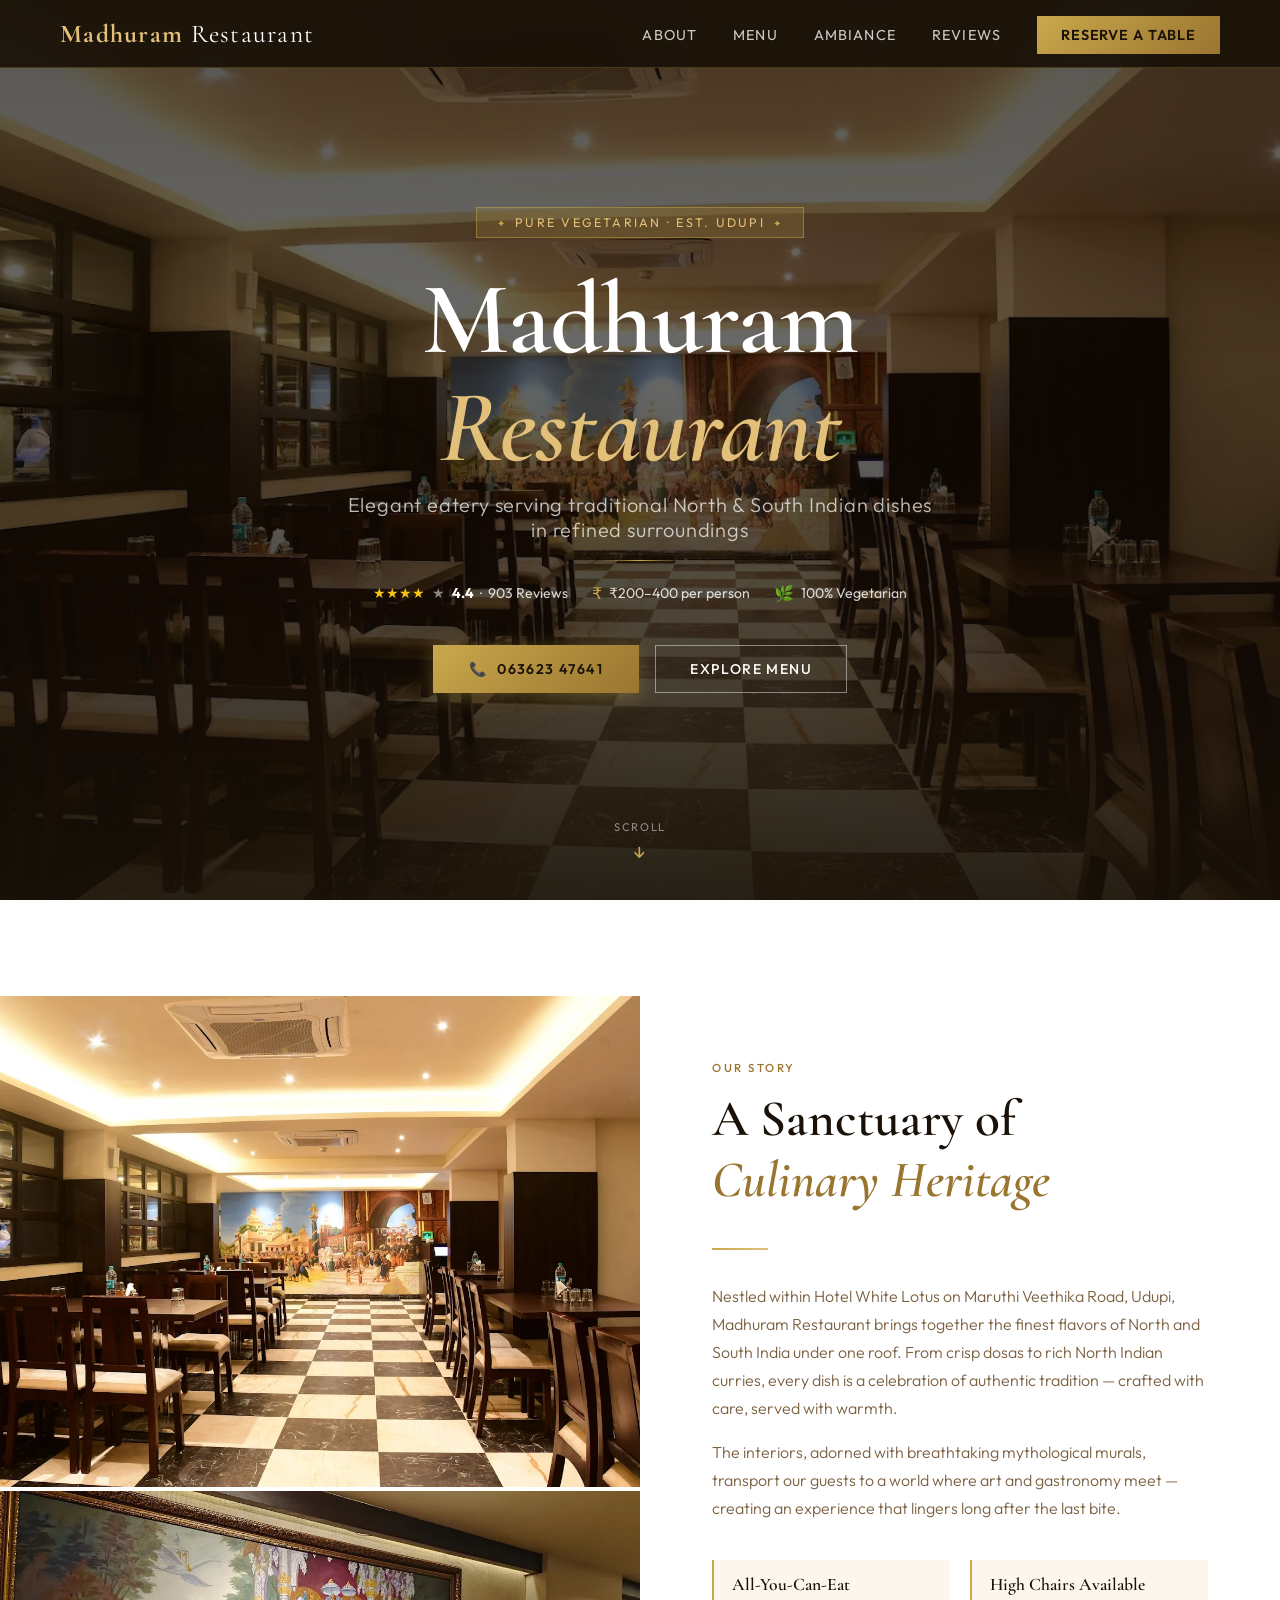
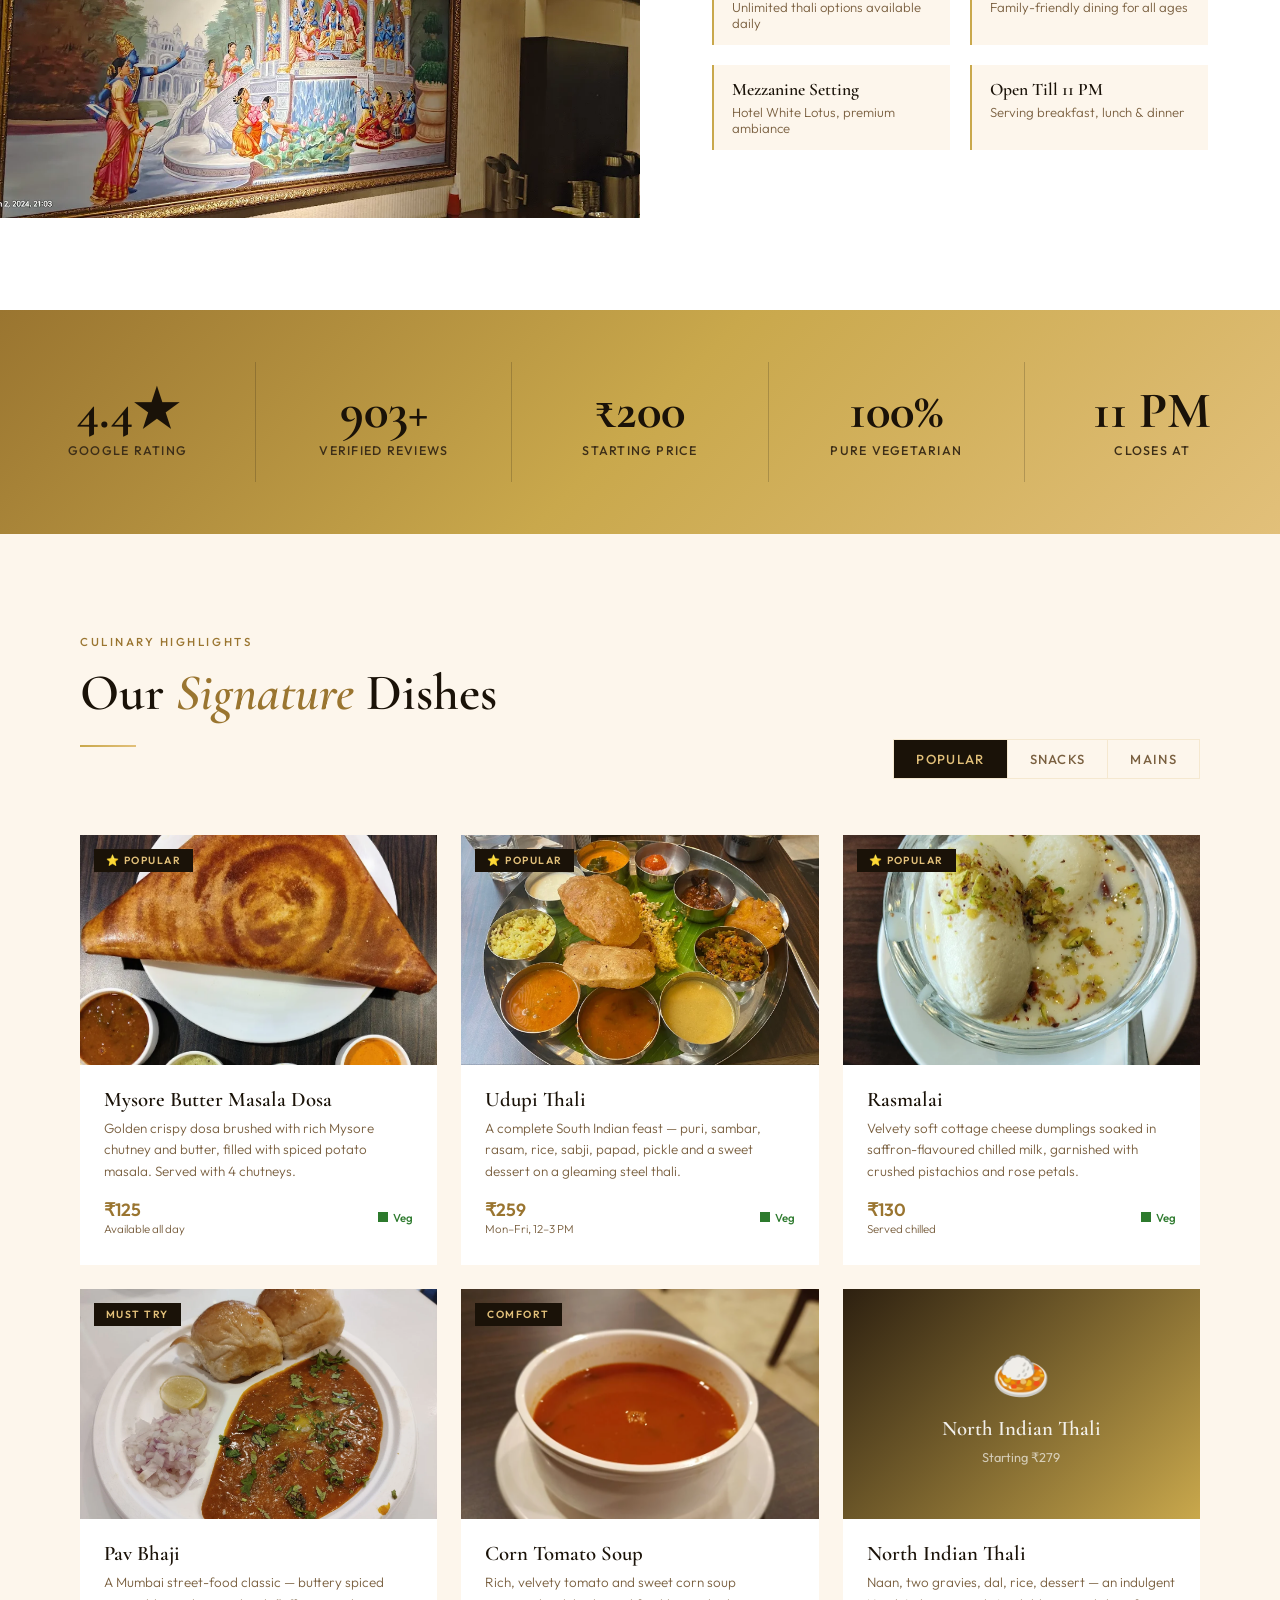
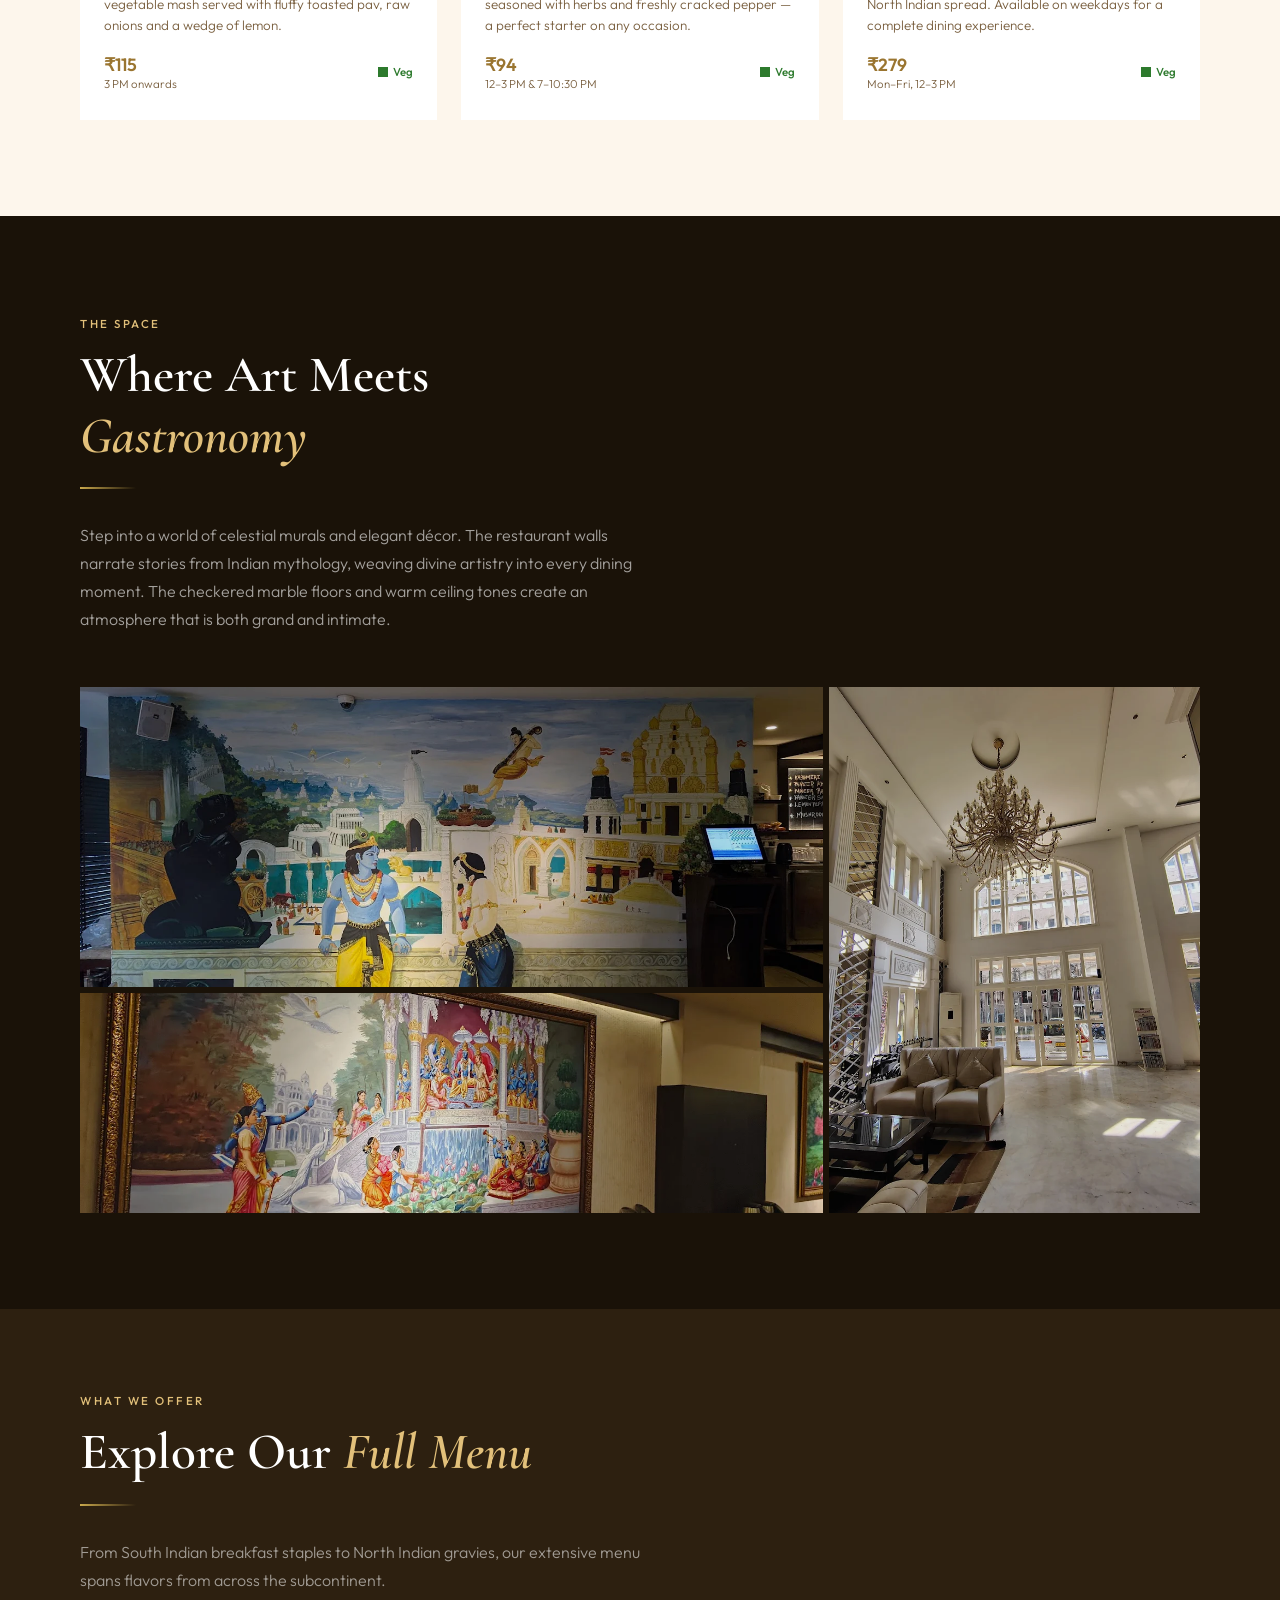
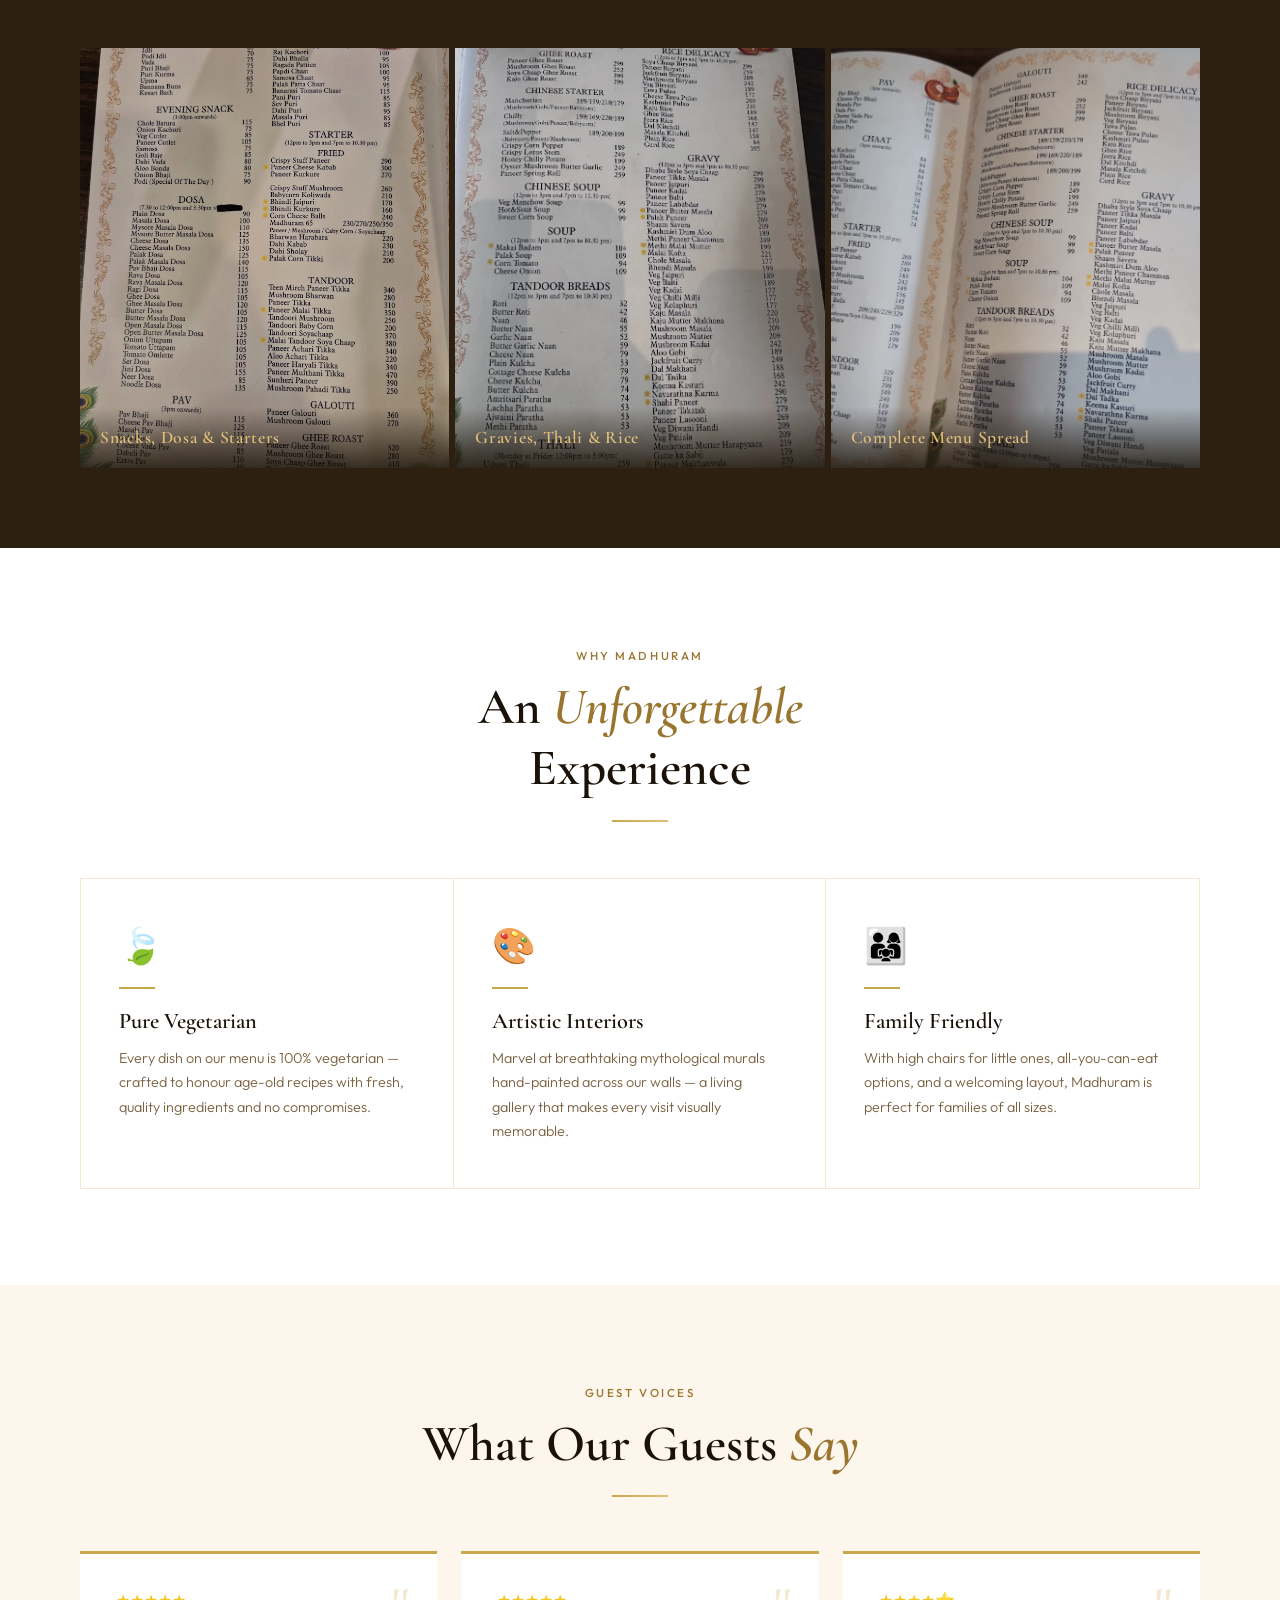
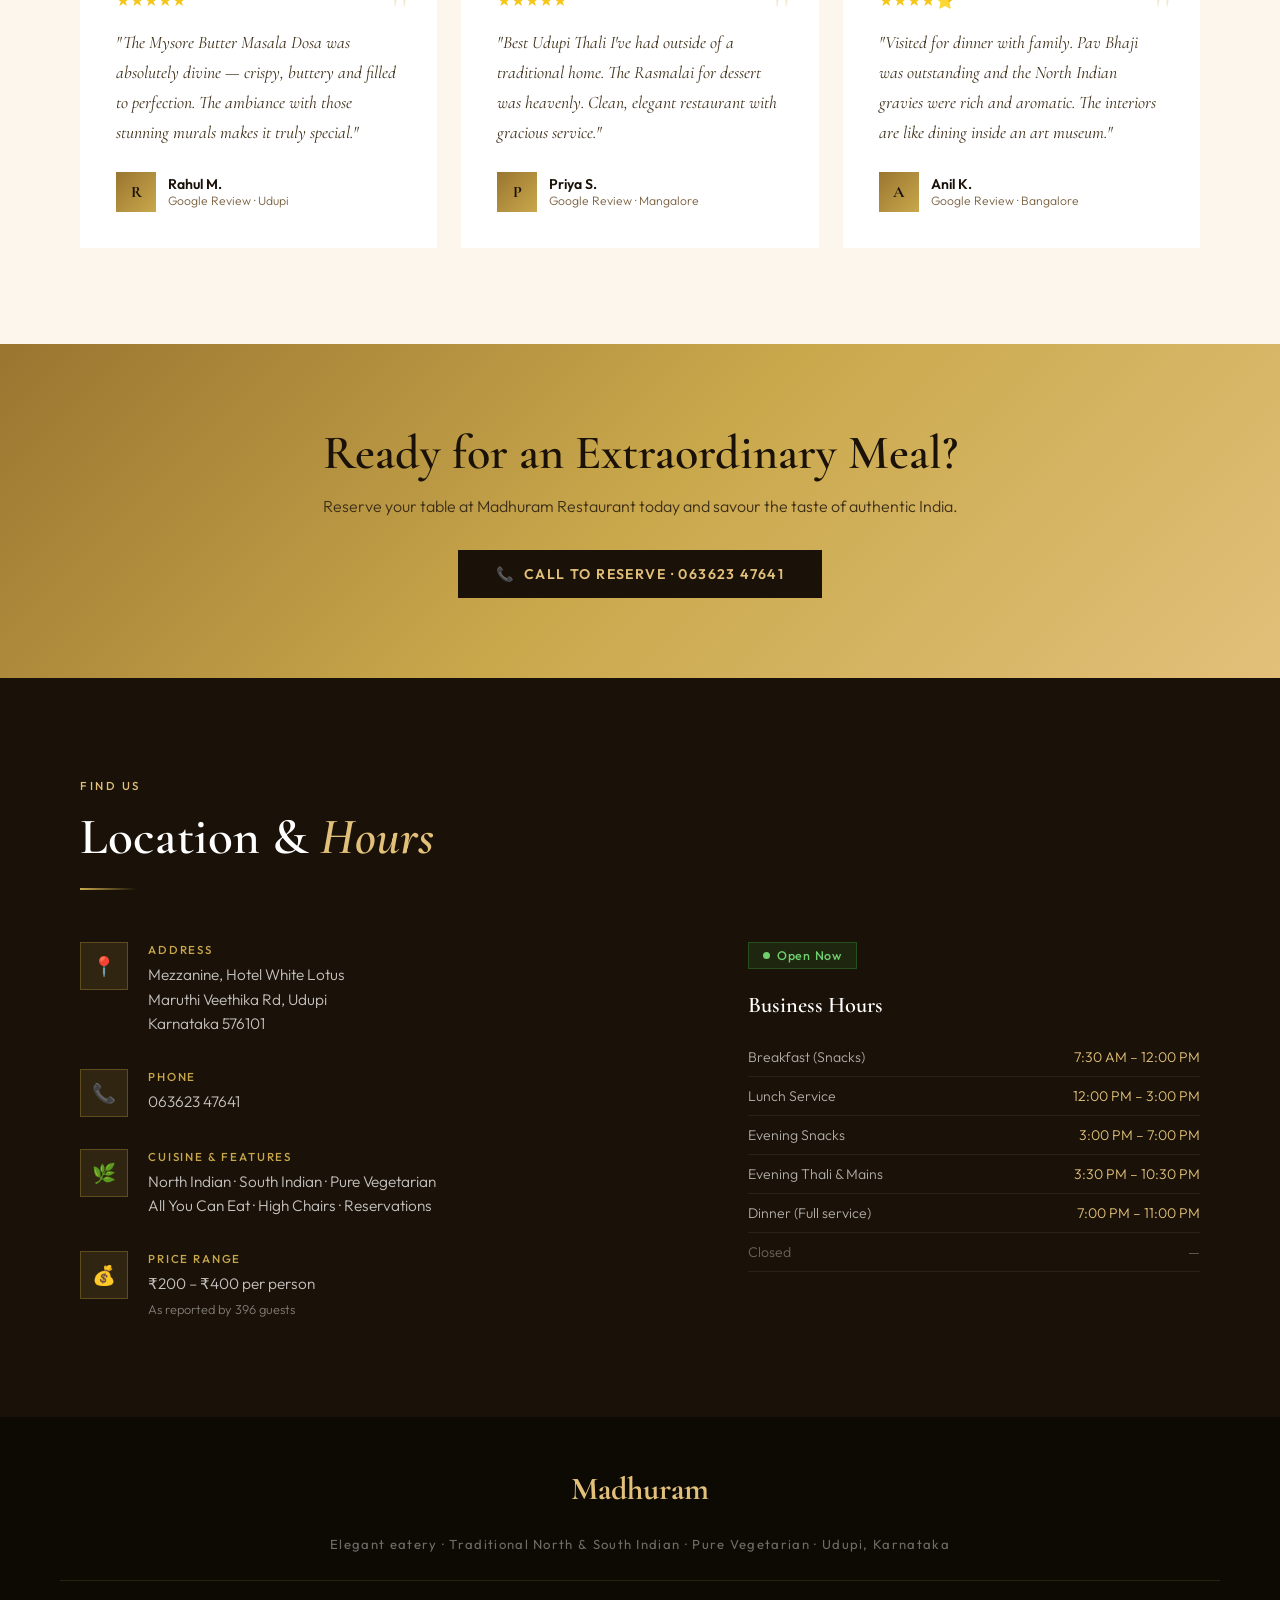
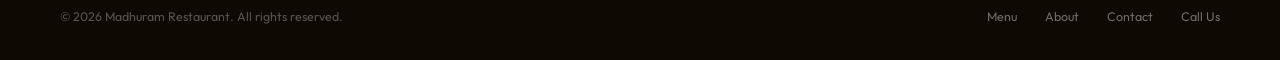
<file: Portfolio/Madhuram Restaurant/index.html>
<!DOCTYPE html>
<html lang="en">
<head>
  <meta charset="UTF-8" />
  <meta name="viewport" content="width=device-width, initial-scale=1.0" />
  <title>Madhuram Restaurant | Authentic North & South Indian Vegetarian Cuisine – Udupi</title>
  <meta name="description" content="Madhuram Restaurant – Elegant eatery serving traditional North and South Indian vegetarian dishes in refined surroundings. Located at Hotel White Lotus, Udupi. Rated 4.4 ★ with 903 reviews." />
  <link rel="preconnect" href="https://fonts.googleapis.com" />
  <link rel="preconnect" href="https://fonts.gstatic.com" crossorigin />
  <link href="https://fonts.googleapis.com/css2?family=Cormorant+Garamond:ital,wght@0,400;0,500;0,600;0,700;1,400;1,600&family=Outfit:wght@300;400;500;600&display=swap" rel="stylesheet" />
  <style>
    *, *::before, *::after { margin: 0; padding: 0; box-sizing: border-box; }

    :root {
      --gold: #c9a84c;
      --gold-light: #e2c07a;
      --gold-dark: #9a7530;
      --cream: #fdf6ec;
      --cream-dark: #f5e8d0;
      --dark: #1a1208;
      --dark-mid: #2d2010;
      --dark-soft: #3d2e18;
      --text-body: #4a3520;
      --text-muted: #7a6040;
      --white: #ffffff;
    }

    html { scroll-behavior: smooth; }

    body {
      font-family: 'Outfit', sans-serif;
      background: var(--cream);
      color: var(--text-body);
      overflow-x: hidden;
    }

    /* ── NAV ── */
    nav {
      position: fixed;
      top: 0; left: 0; right: 0;
      z-index: 1000;
      display: flex;
      align-items: center;
      justify-content: space-between;
      padding: 18px 60px;
      background: rgba(26, 18, 8, 0.92);
      backdrop-filter: blur(12px);
      border-bottom: 1px solid rgba(201, 168, 76, 0.25);
      transition: padding 0.3s;
    }
    .nav-logo {
      font-family: 'Cormorant Garamond', serif;
      font-size: 1.6rem;
      font-weight: 700;
      color: var(--gold-light);
      letter-spacing: 0.05em;
      text-decoration: none;
    }
    .nav-logo span { color: var(--white); font-weight: 400; }
    .nav-links {
      display: flex;
      gap: 36px;
      list-style: none;
    }
    .nav-links a {
      color: rgba(255,255,255,0.78);
      text-decoration: none;
      font-size: 0.9rem;
      font-weight: 400;
      letter-spacing: 0.08em;
      text-transform: uppercase;
      transition: color 0.25s;
      position: relative;
    }
    .nav-links a::after {
      content: '';
      position: absolute;
      bottom: -4px; left: 0; right: 0;
      height: 1px;
      background: var(--gold);
      transform: scaleX(0);
      transition: transform 0.25s;
    }
    .nav-links a:hover { color: var(--gold-light); }
    .nav-links a:hover::after { transform: scaleX(1); }
    .nav-cta {
      background: linear-gradient(135deg, var(--gold), var(--gold-dark));
      color: var(--dark) !important;
      font-weight: 600 !important;
      padding: 10px 24px;
      letter-spacing: 0.06em !important;
      transition: opacity 0.25s, transform 0.2s !important;
    }
    .nav-cta:hover { opacity: 0.88; transform: translateY(-1px); }
    .nav-cta::after { display: none !important; }

    /* ── HERO ── */
    .hero {
      position: relative;
      height: 100vh;
      min-height: 680px;
      display: flex;
      align-items: center;
      justify-content: center;
      overflow: hidden;
    }
    .hero-bg {
      position: absolute;
      inset: 0;
      background-image: url('unnamed (12).webp');
      background-size: cover;
      background-position: center 30%;
      filter: brightness(0.45);
      transform: scale(1.04);
      animation: heroZoom 18s ease-in-out infinite alternate;
    }
    @keyframes heroZoom {
      from { transform: scale(1.04); }
      to   { transform: scale(1.12); }
    }
    .hero-overlay {
      position: absolute;
      inset: 0;
      background: linear-gradient(
        to bottom,
        rgba(26,18,8,0.3) 0%,
        rgba(26,18,8,0.1) 40%,
        rgba(26,18,8,0.55) 80%,
        rgba(26,18,8,0.85) 100%
      );
    }
    .hero-content {
      position: relative;
      text-align: center;
      padding: 0 20px;
      animation: fadeUp 1s ease 0.2s both;
    }
    @keyframes fadeUp {
      from { opacity: 0; transform: translateY(30px); }
      to   { opacity: 1; transform: translateY(0); }
    }
    .hero-badge {
      display: inline-flex;
      align-items: center;
      gap: 8px;
      background: rgba(201,168,76,0.18);
      border: 1px solid rgba(201,168,76,0.45);
      color: var(--gold-light);
      font-size: 0.78rem;
      letter-spacing: 0.18em;
      text-transform: uppercase;
      padding: 7px 20px;
      margin-bottom: 28px;
    }
    .hero-badge::before, .hero-badge::after {
      content: '✦';
      font-size: 0.6rem;
      color: var(--gold);
    }
    .hero h1 {
      font-family: 'Cormorant Garamond', serif;
      font-size: clamp(3rem, 8vw, 6.5rem);
      font-weight: 600;
      color: var(--white);
      line-height: 1.05;
      margin-bottom: 10px;
      letter-spacing: -0.01em;
    }
    .hero h1 em {
      font-style: italic;
      color: var(--gold-light);
    }
    .hero-tagline {
      font-size: clamp(1rem, 2.2vw, 1.25rem);
      color: rgba(255,255,255,0.72);
      font-weight: 300;
      margin-bottom: 14px;
      letter-spacing: 0.04em;
    }
    .hero-divider {
      width: 80px;
      height: 1px;
      background: linear-gradient(90deg, transparent, var(--gold), transparent);
      margin: 18px auto 22px;
    }
    .hero-meta {
      display: flex;
      align-items: center;
      justify-content: center;
      gap: 24px;
      margin-bottom: 42px;
      flex-wrap: wrap;
    }
    .hero-meta-item {
      display: flex;
      align-items: center;
      gap: 7px;
      color: rgba(255,255,255,0.82);
      font-size: 0.88rem;
      font-weight: 400;
    }
    .hero-meta-item .icon { color: var(--gold); font-size: 1rem; }
    .star-fill { color: #f5c518; }
    .hero-buttons {
      display: flex;
      gap: 16px;
      justify-content: center;
      flex-wrap: wrap;
    }
    .btn-primary {
      display: inline-flex;
      align-items: center;
      gap: 9px;
      background: linear-gradient(135deg, var(--gold), var(--gold-dark));
      color: var(--dark);
      font-family: 'Outfit', sans-serif;
      font-size: 0.88rem;
      font-weight: 600;
      letter-spacing: 0.1em;
      text-transform: uppercase;
      padding: 15px 36px;
      text-decoration: none;
      border: none;
      cursor: pointer;
      transition: transform 0.2s, box-shadow 0.2s;
      box-shadow: 0 4px 20px rgba(201,168,76,0.35);
    }
    .btn-primary:hover { transform: translateY(-2px); box-shadow: 0 8px 28px rgba(201,168,76,0.5); }
    .btn-outline {
      display: inline-flex;
      align-items: center;
      gap: 9px;
      background: transparent;
      color: var(--white);
      font-family: 'Outfit', sans-serif;
      font-size: 0.88rem;
      font-weight: 500;
      letter-spacing: 0.1em;
      text-transform: uppercase;
      padding: 14px 34px;
      border: 1px solid rgba(255,255,255,0.45);
      text-decoration: none;
      cursor: pointer;
      transition: background 0.25s, border-color 0.25s;
    }
    .btn-outline:hover { background: rgba(255,255,255,0.08); border-color: var(--gold-light); }
    .hero-scroll {
      position: absolute;
      bottom: 36px;
      left: 50%;
      transform: translateX(-50%);
      display: flex;
      flex-direction: column;
      align-items: center;
      gap: 6px;
      color: rgba(255,255,255,0.5);
      font-size: 0.7rem;
      letter-spacing: 0.15em;
      text-transform: uppercase;
      animation: bounce 2.4s ease-in-out infinite;
    }
    .hero-scroll .arrow { font-size: 1.2rem; color: var(--gold); }
    @keyframes bounce {
      0%, 100% { transform: translateX(-50%) translateY(0); }
      50%       { transform: translateX(-50%) translateY(8px); }
    }

    /* ── SECTION WRAPPERS ── */
    section { padding: 96px 0; }
    .container { max-width: 1200px; margin: 0 auto; padding: 0 40px; }

    .section-label {
      display: inline-block;
      font-size: 0.72rem;
      font-weight: 500;
      letter-spacing: 0.22em;
      text-transform: uppercase;
      color: var(--gold-dark);
      margin-bottom: 14px;
    }
    .section-title {
      font-family: 'Cormorant Garamond', serif;
      font-size: clamp(2rem, 4vw, 3.2rem);
      font-weight: 600;
      color: var(--dark);
      line-height: 1.2;
      margin-bottom: 16px;
    }
    .section-title em { font-style: italic; color: var(--gold-dark); }
    .section-desc {
      font-size: 1rem;
      color: var(--text-muted);
      font-weight: 300;
      line-height: 1.75;
      max-width: 560px;
    }
    .section-rule {
      width: 56px;
      height: 2px;
      background: linear-gradient(90deg, var(--gold), var(--gold-light));
      margin: 20px 0 32px;
    }

    /* ── ABOUT ── */
    #about { background: var(--white); }
    .about-grid {
      display: grid;
      grid-template-columns: 1fr 1fr;
      gap: 0;
      align-items: stretch;
    }
    .about-images {
      display: grid;
      grid-template-rows: 60% 40%;
      gap: 4px;
      min-height: 560px;
    }
    .about-images img {
      width: 100%;
      height: 100%;
      object-fit: cover;
      display: block;
      border-radius: 0;
    }
    .about-text {
      padding: 64px 72px;
      display: flex;
      flex-direction: column;
      justify-content: center;
    }
    .about-highlights {
      display: grid;
      grid-template-columns: 1fr 1fr;
      gap: 20px;
      margin-top: 38px;
    }
    .highlight-card {
      border-left: 2px solid var(--gold);
      padding: 14px 18px;
      background: var(--cream);
    }
    .highlight-card h4 {
      font-family: 'Cormorant Garamond', serif;
      font-size: 1.1rem;
      font-weight: 600;
      color: var(--dark);
      margin-bottom: 4px;
    }
    .highlight-card p {
      font-size: 0.82rem;
      color: var(--text-muted);
      font-weight: 300;
    }

    /* ── AMBIANCE ── */
    #ambiance { background: var(--dark); padding: 96px 0; }
    #ambiance .section-label { color: var(--gold-light); }
    #ambiance .section-title { color: var(--white); }
    #ambiance .section-title em { color: var(--gold-light); }
    #ambiance .section-rule { background: linear-gradient(90deg, var(--gold), transparent); }
    #ambiance .section-desc { color: rgba(255,255,255,0.6); }
    .ambiance-grid {
      display: grid;
      grid-template-columns: 2fr 1fr;
      grid-template-rows: 300px 220px;
      gap: 6px;
      margin-top: 54px;
    }
    .ambiance-grid img {
      width: 100%;
      height: 100%;
      object-fit: cover;
      border-radius: 0;
      display: block;
      transition: transform 0.45s ease, filter 0.3s;
      filter: brightness(0.9);
    }
    .ambiance-grid img:hover { transform: scale(1.025); filter: brightness(1); }
    .ambiance-grid .span-col { grid-column: 1; grid-row: 2; }
    .ambiance-grid .span-rows { grid-column: 2; grid-row: 1 / 3; }
    .ambiance-text { margin-top: 0; }

    /* ── MENU HIGHLIGHTS ── */
    #menu { background: var(--cream); }
    .menu-header {
      display: flex;
      align-items: flex-end;
      justify-content: space-between;
      margin-bottom: 56px;
      flex-wrap: wrap;
      gap: 20px;
    }
    .menu-tabs {
      display: flex;
      gap: 0;
      border: 1px solid var(--cream-dark);
      overflow: hidden;
    }
    .tab-btn {
      background: none;
      border: none;
      font-family: 'Outfit', sans-serif;
      font-size: 0.82rem;
      font-weight: 500;
      letter-spacing: 0.1em;
      text-transform: uppercase;
      color: var(--text-muted);
      padding: 11px 22px;
      cursor: pointer;
      transition: background 0.2s, color 0.2s;
      border-right: 1px solid var(--cream-dark);
    }
    .tab-btn:last-child { border-right: none; }
    .tab-btn.active { background: var(--dark); color: var(--gold-light); }

    .menu-grid {
      display: grid;
      grid-template-columns: repeat(3, 1fr);
      gap: 24px;
    }
    .menu-card {
      background: var(--white);
      overflow: hidden;
      transition: transform 0.3s, box-shadow 0.3s;
      cursor: pointer;
      border-bottom: 3px solid transparent;
    }
    .menu-card:hover {
      transform: translateY(-6px);
      box-shadow: 0 16px 40px rgba(26,18,8,0.12);
      border-bottom-color: var(--gold);
    }
    .menu-card-img {
      width: 100%;
      height: 230px;
      overflow: hidden;
      position: relative;
    }
    .menu-card-img img {
      width: 100%;
      height: 100%;
      object-fit: cover;
      border-radius: 0;
      display: block;
      transition: transform 0.4s ease;
    }
    .menu-card:hover .menu-card-img img { transform: scale(1.06); }
    .menu-card-badge {
      position: absolute;
      top: 14px; left: 14px;
      background: var(--dark);
      color: var(--gold-light);
      font-size: 0.65rem;
      font-weight: 600;
      letter-spacing: 0.14em;
      text-transform: uppercase;
      padding: 5px 12px;
    }
    .menu-card-body { padding: 22px 24px 26px; }
    .menu-card-body h3 {
      font-family: 'Cormorant Garamond', serif;
      font-size: 1.3rem;
      font-weight: 600;
      color: var(--dark);
      margin-bottom: 6px;
    }
    .menu-card-body p {
      font-size: 0.84rem;
      color: var(--text-muted);
      font-weight: 300;
      line-height: 1.6;
      margin-bottom: 16px;
    }
    .menu-card-footer {
      display: flex;
      align-items: center;
      justify-content: space-between;
    }
    .price {
      font-size: 1.1rem;
      font-weight: 600;
      color: var(--gold-dark);
    }
    .price-note {
      font-size: 0.72rem;
      color: var(--text-muted);
      font-weight: 300;
    }
    .veg-dot {
      display: inline-flex;
      align-items: center;
      gap: 5px;
      font-size: 0.72rem;
      color: #2d7a2d;
      font-weight: 500;
    }
    .veg-dot::before {
      content: '';
      display: block;
      width: 10px; height: 10px;
      background: #2d7a2d;
      border: 2px solid #2d7a2d;
    }

    /* ── FULL MENU SECTION ── */
    #full-menu { background: var(--dark-mid); padding: 80px 0; }
    #full-menu .section-label { color: var(--gold-light); }
    #full-menu .section-title { color: var(--white); }
    #full-menu .section-title em { color: var(--gold-light); }
    #full-menu .section-rule { background: linear-gradient(90deg, var(--gold), transparent); }
    .menu-card-images {
      display: grid;
      grid-template-columns: repeat(3, 1fr);
      gap: 6px;
      margin-top: 54px;
    }
    .menu-img-wrapper {
      position: relative;
      overflow: hidden;
      cursor: pointer;
    }
    .menu-img-wrapper img {
      width: 100%;
      height: 420px;
      object-fit: cover;
      border-radius: 0;
      display: block;
      transition: transform 0.4s ease;
      filter: brightness(0.85);
    }
    .menu-img-wrapper:hover img { transform: scale(1.04); filter: brightness(1); }
    .menu-img-overlay {
      position: absolute;
      bottom: 0; left: 0; right: 0;
      padding: 20px;
      background: linear-gradient(transparent, rgba(26,18,8,0.8));
      color: var(--gold-light);
      font-family: 'Cormorant Garamond', serif;
      font-size: 1.1rem;
      font-weight: 600;
      letter-spacing: 0.04em;
    }

    /* ── STATS STRIP ── */
    .stats-strip {
      background: linear-gradient(135deg, var(--gold-dark), var(--gold), var(--gold-light));
      padding: 52px 0;
    }
    .stats-grid {
      display: flex;
      justify-content: center;
      gap: 0;
      flex-wrap: wrap;
    }
    .stat-item {
      flex: 1;
      min-width: 180px;
      text-align: center;
      padding: 24px 32px;
      border-right: 1px solid rgba(26,18,8,0.2);
    }
    .stat-item:last-child { border-right: none; }
    .stat-num {
      font-family: 'Cormorant Garamond', serif;
      font-size: 3.2rem;
      font-weight: 700;
      color: var(--dark);
      line-height: 1;
      margin-bottom: 6px;
    }
    .stat-label {
      font-size: 0.78rem;
      font-weight: 500;
      color: var(--dark-soft);
      letter-spacing: 0.1em;
      text-transform: uppercase;
    }

    /* ── EXPERIENCE ── */
    #experience { background: var(--white); }
    .exp-grid {
      display: grid;
      grid-template-columns: repeat(3, 1fr);
      gap: 0;
      margin-top: 56px;
      border: 1px solid var(--cream-dark);
    }
    .exp-card {
      padding: 44px 38px;
      border-right: 1px solid var(--cream-dark);
      transition: background 0.25s;
    }
    .exp-card:last-child { border-right: none; }
    .exp-card:hover { background: var(--cream); }
    .exp-icon {
      font-size: 2.2rem;
      margin-bottom: 20px;
      display: block;
    }
    .exp-card h3 {
      font-family: 'Cormorant Garamond', serif;
      font-size: 1.4rem;
      font-weight: 600;
      color: var(--dark);
      margin-bottom: 12px;
    }
    .exp-card p {
      font-size: 0.9rem;
      color: var(--text-muted);
      font-weight: 300;
      line-height: 1.7;
    }
    .exp-rule {
      width: 36px; height: 2px;
      background: var(--gold);
      margin: 18px 0;
    }

    /* ── REVIEWS ── */
    #reviews { background: var(--cream); }
    .reviews-grid {
      display: grid;
      grid-template-columns: repeat(3, 1fr);
      gap: 24px;
      margin-top: 54px;
    }
    .review-card {
      background: var(--white);
      padding: 36px;
      border-top: 3px solid var(--gold);
      position: relative;
    }
    .review-stars { color: #f5c518; font-size: 1rem; margin-bottom: 18px; }
    .review-text {
      font-family: 'Cormorant Garamond', serif;
      font-size: 1.1rem;
      font-style: italic;
      color: var(--dark-soft);
      line-height: 1.7;
      margin-bottom: 24px;
    }
    .review-author {
      display: flex;
      align-items: center;
      gap: 12px;
    }
    .review-avatar {
      width: 40px; height: 40px;
      background: linear-gradient(135deg, var(--gold-dark), var(--gold));
      display: flex;
      align-items: center;
      justify-content: center;
      font-family: 'Cormorant Garamond', serif;
      font-weight: 700;
      font-size: 1rem;
      color: var(--dark);
      flex-shrink: 0;
    }
    .review-author-name {
      font-size: 0.88rem;
      font-weight: 600;
      color: var(--dark);
    }
    .review-author-sub {
      font-size: 0.76rem;
      color: var(--text-muted);
      font-weight: 300;
    }
    .quote-mark {
      position: absolute;
      top: 24px; right: 28px;
      font-family: 'Cormorant Garamond', serif;
      font-size: 4rem;
      color: var(--cream-dark);
      line-height: 1;
    }

    /* ── INFO & CONTACT ── */
    #contact { background: var(--dark); padding: 96px 0; }
    #contact .section-label { color: var(--gold-light); }
    #contact .section-title { color: var(--white); }
    #contact .section-title em { color: var(--gold-light); }
    #contact .section-rule { background: linear-gradient(90deg, var(--gold), transparent); }
    .contact-grid {
      display: grid;
      grid-template-columns: 1.3fr 1fr;
      gap: 80px;
      margin-top: 52px;
      align-items: start;
    }
    .contact-info-blocks { display: flex; flex-direction: column; gap: 32px; }
    .info-block { display: flex; gap: 20px; align-items: flex-start; }
    .info-icon {
      width: 48px; height: 48px; flex-shrink: 0;
      background: rgba(201,168,76,0.12);
      border: 1px solid rgba(201,168,76,0.3);
      display: flex; align-items: center; justify-content: center;
      font-size: 1.2rem;
      color: var(--gold-light);
    }
    .info-block h4 {
      font-size: 0.72rem;
      letter-spacing: 0.16em;
      text-transform: uppercase;
      color: var(--gold);
      font-weight: 500;
      margin-bottom: 6px;
    }
    .info-block p, .info-block a {
      font-size: 0.96rem;
      color: rgba(255,255,255,0.75);
      font-weight: 300;
      line-height: 1.6;
      text-decoration: none;
    }
    .info-block a:hover { color: var(--gold-light); }
    .hours-table { width: 100%; border-collapse: collapse; }
    .hours-table tr { border-bottom: 1px solid rgba(255,255,255,0.07); }
    .hours-table td {
      padding: 10px 0;
      font-size: 0.88rem;
      color: rgba(255,255,255,0.65);
      font-weight: 300;
    }
    .hours-table td:last-child { text-align: right; color: var(--gold-light); }
    .hours-title {
      font-family: 'Cormorant Garamond', serif;
      font-size: 1.4rem;
      font-weight: 600;
      color: var(--white);
      margin-bottom: 20px;
    }
    .open-badge {
      display: inline-flex;
      align-items: center;
      gap: 7px;
      background: rgba(45,122,45,0.2);
      border: 1px solid rgba(45,122,45,0.5);
      color: #6fcf6f;
      font-size: 0.78rem;
      font-weight: 500;
      padding: 5px 14px;
      margin-bottom: 22px;
      letter-spacing: 0.06em;
    }
    .open-badge::before {
      content: '';
      display: block;
      width: 7px; height: 7px;
      background: #6fcf6f;
      border-radius: 50%;
      animation: pulse 1.8s infinite;
    }
    @keyframes pulse {
      0%, 100% { opacity: 1; }
      50%       { opacity: 0.4; }
    }

    /* ── CTA BANNER ── */
    .cta-banner {
      background: linear-gradient(135deg, var(--gold-dark) 0%, var(--gold) 50%, var(--gold-light) 100%);
      padding: 80px 40px;
      text-align: center;
    }
    .cta-banner h2 {
      font-family: 'Cormorant Garamond', serif;
      font-size: clamp(2rem, 4vw, 3rem);
      font-weight: 600;
      color: var(--dark);
      margin-bottom: 14px;
    }
    .cta-banner p {
      font-size: 1rem;
      color: var(--dark-soft);
      font-weight: 300;
      margin-bottom: 34px;
    }
    .btn-dark {
      display: inline-flex;
      align-items: center;
      gap: 9px;
      background: var(--dark);
      color: var(--gold-light);
      font-family: 'Outfit', sans-serif;
      font-size: 0.88rem;
      font-weight: 600;
      letter-spacing: 0.1em;
      text-transform: uppercase;
      padding: 15px 38px;
      text-decoration: none;
      transition: background 0.25s, transform 0.2s;
    }
    .btn-dark:hover { background: var(--dark-soft); transform: translateY(-2px); }

    /* ── FOOTER ── */
    footer {
      background: #0d0a04;
      padding: 52px 60px 36px;
      display: flex;
      flex-direction: column;
      align-items: center;
      gap: 28px;
    }
    .footer-logo {
      font-family: 'Cormorant Garamond', serif;
      font-size: 2rem;
      font-weight: 700;
      color: var(--gold-light);
    }
    .footer-tagline {
      font-size: 0.82rem;
      color: rgba(255,255,255,0.4);
      letter-spacing: 0.1em;
      text-align: center;
    }
    .footer-rule {
      width: 100%;
      height: 1px;
      background: rgba(201,168,76,0.15);
    }
    .footer-bottom {
      display: flex;
      align-items: center;
      justify-content: space-between;
      width: 100%;
      flex-wrap: wrap;
      gap: 12px;
    }
    .footer-copy {
      font-size: 0.78rem;
      color: rgba(255,255,255,0.3);
    }
    .footer-links {
      display: flex;
      gap: 28px;
    }
    .footer-links a {
      font-size: 0.78rem;
      color: rgba(255,255,255,0.4);
      text-decoration: none;
      transition: color 0.2s;
    }
    .footer-links a:hover { color: var(--gold-light); }

    /* ── RESPONSIVE ── */
    @media (max-width: 960px) {
      nav { padding: 16px 28px; }
      .nav-links { display: none; }
      .about-grid, .contact-grid { grid-template-columns: 1fr; }
      .about-images { min-height: 320px; }
      .about-text { padding: 44px 28px; }
      .menu-grid, .reviews-grid, .exp-grid, .menu-card-images { grid-template-columns: 1fr; }
      .exp-card { border-right: none; border-bottom: 1px solid var(--cream-dark); }
      .ambiance-grid { grid-template-columns: 1fr; grid-template-rows: auto; }
      .ambiance-grid .span-rows, .ambiance-grid .span-col { grid-column: 1; grid-row: auto; }
      .ambiance-grid img { height: 260px; }
      .menu-img-wrapper img { height: 300px; }
      .stats-grid { gap: 0; }
      .stat-item { border-right: none; border-bottom: 1px solid rgba(26,18,8,0.15); }
      footer { padding: 40px 20px 28px; }
    }
    @media (max-width: 600px) {
      section { padding: 64px 0; }
      .container { padding: 0 22px; }
      .hero-buttons { flex-direction: column; align-items: center; }
      .about-highlights { grid-template-columns: 1fr; }
      .menu-tabs { flex-wrap: wrap; }
    }
  </style>
</head>
<body>

<!-- NAV -->
<nav id="main-nav">
  <a href="#" class="nav-logo">Madhuram <span>Restaurant</span></a>
  <ul class="nav-links">
    <li><a href="#about">About</a></li>
    <li><a href="#menu">Menu</a></li>
    <li><a href="#ambiance">Ambiance</a></li>
    <li><a href="#reviews">Reviews</a></li>
    <li><a href="#contact" class="nav-cta">Reserve a Table</a></li>
  </ul>
</nav>

<!-- HERO -->
<section class="hero" id="hero">
  <div class="hero-bg"></div>
  <div class="hero-overlay"></div>
  <div class="hero-content">
    <div class="hero-badge">Pure Vegetarian · Est. Udupi</div>
    <h1>Madhuram<br><em>Restaurant</em></h1>
    <p class="hero-tagline">Elegant eatery serving traditional North & South Indian dishes<br>in refined surroundings</p>
    <div class="hero-divider"></div>
    <div class="hero-meta">
      <div class="hero-meta-item">
        <span class="star-fill">★★★★</span><span style="color:rgba(255,255,255,0.5)">★</span>
        <span><strong style="color:#fff">4.4</strong> &nbsp;·&nbsp; 903 Reviews</span>
      </div>
      <div class="hero-meta-item"><span class="icon">₹</span> ₹200–400 per person</div>
      <div class="hero-meta-item"><span class="icon">🌿</span> 100% Vegetarian</div>
    </div>
    <div class="hero-buttons">
      <a href="tel:06362347641" class="btn-primary">📞 &nbsp;063623 47641</a>
      <a href="#menu" class="btn-outline">Explore Menu</a>
    </div>
  </div>
  <div class="hero-scroll"><span>Scroll</span><span class="arrow">↓</span></div>
</section>

<!-- ABOUT -->
<section id="about">
  <div class="about-grid">
    <div class="about-images">
      <img src="unnamed (12).webp" alt="Madhuram Restaurant elegant dining hall with checkered floors" loading="lazy" />
      <img src="unnamed (2).webp" alt="Beautiful Indian mural artwork inside Madhuram Restaurant" loading="lazy" />
    </div>
    <div class="about-text">
      <span class="section-label">Our Story</span>
      <h2 class="section-title">A Sanctuary of<br><em>Culinary Heritage</em></h2>
      <div class="section-rule"></div>
      <p class="section-desc">
        Nestled within Hotel White Lotus on Maruthi Veethika Road, Udupi, Madhuram Restaurant brings together the finest flavors of North and South India under one roof. From crisp dosas to rich North Indian curries, every dish is a celebration of authentic tradition — crafted with care, served with warmth.
      </p>
      <p class="section-desc" style="margin-top:16px;">
        The interiors, adorned with breathtaking mythological murals, transport our guests to a world where art and gastronomy meet — creating an experience that lingers long after the last bite.
      </p>
      <div class="about-highlights">
        <div class="highlight-card">
          <h4>All-You-Can-Eat</h4>
          <p>Unlimited thali options available daily</p>
        </div>
        <div class="highlight-card">
          <h4>High Chairs Available</h4>
          <p>Family-friendly dining for all ages</p>
        </div>
        <div class="highlight-card">
          <h4>Mezzanine Setting</h4>
          <p>Hotel White Lotus, premium ambiance</p>
        </div>
        <div class="highlight-card">
          <h4>Open Till 11 PM</h4>
          <p>Serving breakfast, lunch & dinner</p>
        </div>
      </div>
    </div>
  </div>
</section>

<!-- STATS STRIP -->
<div class="stats-strip">
  <div class="stats-grid">
    <div class="stat-item">
      <div class="stat-num">4.4★</div>
      <div class="stat-label">Google Rating</div>
    </div>
    <div class="stat-item">
      <div class="stat-num">903+</div>
      <div class="stat-label">Verified Reviews</div>
    </div>
    <div class="stat-item">
      <div class="stat-num">₹200</div>
      <div class="stat-label">Starting Price</div>
    </div>
    <div class="stat-item">
      <div class="stat-num">100%</div>
      <div class="stat-label">Pure Vegetarian</div>
    </div>
    <div class="stat-item">
      <div class="stat-num">11 PM</div>
      <div class="stat-label">Closes At</div>
    </div>
  </div>
</div>

<!-- MENU HIGHLIGHTS -->
<section id="menu">
  <div class="container">
    <div class="menu-header">
      <div>
        <span class="section-label">Culinary Highlights</span>
        <h2 class="section-title">Our <em>Signature</em> Dishes</h2>
        <div class="section-rule"></div>
      </div>
      <div class="menu-tabs">
        <button class="tab-btn active" id="tab-popular">Popular</button>
        <button class="tab-btn" id="tab-snacks">Snacks</button>
        <button class="tab-btn" id="tab-mains">Mains</button>
      </div>
    </div>
    <div class="menu-grid">
      <!-- Card 1 -->
      <div class="menu-card">
        <div class="menu-card-img">
          <img src="Mysore Butter Masala Dosa.webp" alt="Mysore Butter Masala Dosa" loading="lazy" />
          <span class="menu-card-badge">⭐ Popular</span>
        </div>
        <div class="menu-card-body">
          <h3>Mysore Butter Masala Dosa</h3>
          <p>Golden crispy dosa brushed with rich Mysore chutney and butter, filled with spiced potato masala. Served with 4 chutneys.</p>
          <div class="menu-card-footer">
            <div>
              <div class="price">₹125</div>
              <div class="price-note">Available all day</div>
            </div>
            <span class="veg-dot">Veg</span>
          </div>
        </div>
      </div>
      <!-- Card 2 -->
      <div class="menu-card">
        <div class="menu-card-img">
          <img src="Udupi Thali.webp" alt="Udupi Thali" loading="lazy" />
          <span class="menu-card-badge">⭐ Popular</span>
        </div>
        <div class="menu-card-body">
          <h3>Udupi Thali</h3>
          <p>A complete South Indian feast — puri, sambar, rasam, rice, sabji, papad, pickle and a sweet dessert on a gleaming steel thali.</p>
          <div class="menu-card-footer">
            <div>
              <div class="price">₹259</div>
              <div class="price-note">Mon–Fri, 12–3 PM</div>
            </div>
            <span class="veg-dot">Veg</span>
          </div>
        </div>
      </div>
      <!-- Card 3 -->
      <div class="menu-card">
        <div class="menu-card-img">
          <img src="Rasmalai.webp" alt="Rasmalai dessert" loading="lazy" />
          <span class="menu-card-badge">⭐ Popular</span>
        </div>
        <div class="menu-card-body">
          <h3>Rasmalai</h3>
          <p>Velvety soft cottage cheese dumplings soaked in saffron-flavoured chilled milk, garnished with crushed pistachios and rose petals.</p>
          <div class="menu-card-footer">
            <div>
              <div class="price">₹130</div>
              <div class="price-note">Served chilled</div>
            </div>
            <span class="veg-dot">Veg</span>
          </div>
        </div>
      </div>
      <!-- Card 4 -->
      <div class="menu-card">
        <div class="menu-card-img">
          <img src="Paav Bhaji.webp" alt="Pav Bhaji" loading="lazy" />
          <span class="menu-card-badge">Must Try</span>
        </div>
        <div class="menu-card-body">
          <h3>Pav Bhaji</h3>
          <p>A Mumbai street-food classic — buttery spiced vegetable mash served with fluffy toasted pav, raw onions and a wedge of lemon.</p>
          <div class="menu-card-footer">
            <div>
              <div class="price">₹115</div>
              <div class="price-note">3 PM onwards</div>
            </div>
            <span class="veg-dot">Veg</span>
          </div>
        </div>
      </div>
      <!-- Card 5 -->
      <div class="menu-card">
        <div class="menu-card-img">
          <img src="Corn Tomato Soup.webp" alt="Corn Tomato Soup" loading="lazy" />
          <span class="menu-card-badge">Comfort</span>
        </div>
        <div class="menu-card-body">
          <h3>Corn Tomato Soup</h3>
          <p>Rich, velvety tomato and sweet corn soup seasoned with herbs and freshly cracked pepper — a perfect starter on any occasion.</p>
          <div class="menu-card-footer">
            <div>
              <div class="price">₹94</div>
              <div class="price-note">12–3 PM & 7–10:30 PM</div>
            </div>
            <span class="veg-dot">Veg</span>
          </div>
        </div>
      </div>
      <!-- Card 6 – North Indian Thali -->
      <div class="menu-card">
        <div class="menu-card-img" style="background: linear-gradient(135deg, #2d2010, #c9a84c); display:flex; align-items:center; justify-content:center;">
          <div style="text-align:center; color:rgba(255,255,255,0.9); padding:30px;">
            <div style="font-size:3rem; margin-bottom:12px;">🍛</div>
            <div style="font-family:'Cormorant Garamond',serif; font-size:1.3rem; font-weight:600;">North Indian Thali</div>
            <div style="font-size:0.8rem; margin-top:8px; color:rgba(255,255,255,0.65);">Starting ₹279</div>
          </div>
        </div>
        <div class="menu-card-body">
          <h3>North Indian Thali</h3>
          <p>Naan, two gravies, dal, rice, dessert — an indulgent North Indian spread. Available on weekdays for a complete dining experience.</p>
          <div class="menu-card-footer">
            <div>
              <div class="price">₹279</div>
              <div class="price-note">Mon–Fri, 12–3 PM</div>
            </div>
            <span class="veg-dot">Veg</span>
          </div>
        </div>
      </div>
    </div>
  </div>
</section>

<!-- AMBIANCE -->
<section id="ambiance">
  <div class="container">
    <div style="display:flex; justify-content:space-between; align-items:flex-end; flex-wrap:wrap; gap:24px;">
      <div>
        <span class="section-label">The Space</span>
        <h2 class="section-title">Where Art Meets<br><em>Gastronomy</em></h2>
        <div class="section-rule"></div>
        <p class="section-desc">
          Step into a world of celestial murals and elegant décor. The restaurant walls narrate stories from Indian mythology, weaving divine artistry into every dining moment. The checkered marble floors and warm ceiling tones create an atmosphere that is both grand and intimate.
        </p>
      </div>
    </div>
    <div class="ambiance-grid">
      <img src="unnamed (3).webp" alt="Krishna and Rukmini mural at Madhuram Restaurant entrance" loading="lazy" />
      <img src="unnamed (2).webp" alt="Vishnu and celestial scene mural inside Madhuram Restaurant" class="span-col" loading="lazy" />
      <img src="unnamed (4).webp" alt="Grand lobby of Hotel White Lotus with chandelier" class="span-rows" loading="lazy" />
    </div>
  </div>
</section>

<!-- FULL MENU IMAGES -->
<section id="full-menu">
  <div class="container">
    <span class="section-label">What We Offer</span>
    <h2 class="section-title">Explore Our <em>Full Menu</em></h2>
    <div class="section-rule"></div>
    <p class="section-desc" style="color:rgba(255,255,255,0.55);">From South Indian breakfast staples to North Indian gravies, our extensive menu spans flavors from across the subcontinent.</p>
    <div class="menu-card-images">
      <div class="menu-img-wrapper">
        <img src="unnamed (1).webp" alt="Madhuram Restaurant full menu page 1 – Dosa, Snacks, Starters" loading="lazy" />
        <div class="menu-img-overlay">Snacks, Dosa & Starters</div>
      </div>
      <div class="menu-img-wrapper">
        <img src="unnamed.webp" alt="Madhuram Restaurant full menu page 2 – Gravy, Thali, Rice" loading="lazy" />
        <div class="menu-img-overlay">Gravies, Thali & Rice</div>
      </div>
      <div class="menu-img-wrapper">
        <img src="unnamed (5).webp" alt="Madhuram Restaurant full menu spread open" loading="lazy" />
        <div class="menu-img-overlay">Complete Menu Spread</div>
      </div>
    </div>
  </div>
</section>

<!-- EXPERIENCE -->
<section id="experience">
  <div class="container">
    <div style="text-align:center; max-width:540px; margin:0 auto 0;">
      <span class="section-label">Why Madhuram</span>
      <h2 class="section-title">An <em>Unforgettable</em> Experience</h2>
      <div class="section-rule" style="margin:20px auto 0;"></div>
    </div>
    <div class="exp-grid">
      <div class="exp-card">
        <span class="exp-icon">🍃</span>
        <div class="exp-rule"></div>
        <h3>Pure Vegetarian</h3>
        <p>Every dish on our menu is 100% vegetarian — crafted to honour age-old recipes with fresh, quality ingredients and no compromises.</p>
      </div>
      <div class="exp-card">
        <span class="exp-icon">🎨</span>
        <div class="exp-rule"></div>
        <h3>Artistic Interiors</h3>
        <p>Marvel at breathtaking mythological murals hand-painted across our walls — a living gallery that makes every visit visually memorable.</p>
      </div>
      <div class="exp-card">
        <span class="exp-icon">👨‍👩‍👧</span>
        <div class="exp-rule"></div>
        <h3>Family Friendly</h3>
        <p>With high chairs for little ones, all-you-can-eat options, and a welcoming layout, Madhuram is perfect for families of all sizes.</p>
      </div>
    </div>
  </div>
</section>

<!-- REVIEWS -->
<section id="reviews">
  <div class="container">
    <div style="text-align:center; max-width:540px; margin:0 auto;">
      <span class="section-label">Guest Voices</span>
      <h2 class="section-title">What Our Guests <em>Say</em></h2>
      <div class="section-rule" style="margin:20px auto 0;"></div>
    </div>
    <div class="reviews-grid">
      <div class="review-card">
        <div class="quote-mark">"</div>
        <div class="review-stars">★★★★★</div>
        <p class="review-text">"The Mysore Butter Masala Dosa was absolutely divine — crispy, buttery and filled to perfection. The ambiance with those stunning murals makes it truly special."</p>
        <div class="review-author">
          <div class="review-avatar">R</div>
          <div>
            <div class="review-author-name">Rahul M.</div>
            <div class="review-author-sub">Google Review · Udupi</div>
          </div>
        </div>
      </div>
      <div class="review-card">
        <div class="quote-mark">"</div>
        <div class="review-stars">★★★★★</div>
        <p class="review-text">"Best Udupi Thali I've had outside of a traditional home. The Rasmalai for dessert was heavenly. Clean, elegant restaurant with gracious service."</p>
        <div class="review-author">
          <div class="review-avatar">P</div>
          <div>
            <div class="review-author-name">Priya S.</div>
            <div class="review-author-sub">Google Review · Mangalore</div>
          </div>
        </div>
      </div>
      <div class="review-card">
        <div class="quote-mark">"</div>
        <div class="review-stars">★★★★⭐</div>
        <p class="review-text">"Visited for dinner with family. Pav Bhaji was outstanding and the North Indian gravies were rich and aromatic. The interiors are like dining inside an art museum."</p>
        <div class="review-author">
          <div class="review-avatar">A</div>
          <div>
            <div class="review-author-name">Anil K.</div>
            <div class="review-author-sub">Google Review · Bangalore</div>
          </div>
        </div>
      </div>
    </div>
  </div>
</section>

<!-- CTA BANNER -->
<div class="cta-banner">
  <h2>Ready for an Extraordinary Meal?</h2>
  <p>Reserve your table at Madhuram Restaurant today and savour the taste of authentic India.</p>
  <a href="tel:06362347641" class="btn-dark">📞 &nbsp;Call to Reserve · 063623 47641</a>
</div>

<!-- CONTACT & HOURS -->
<section id="contact">
  <div class="container">
    <span class="section-label">Find Us</span>
    <h2 class="section-title">Location &amp; <em>Hours</em></h2>
    <div class="section-rule"></div>
    <div class="contact-grid">
      <div class="contact-info-blocks">
        <div class="info-block">
          <div class="info-icon">📍</div>
          <div>
            <h4>Address</h4>
            <p>Mezzanine, Hotel White Lotus<br>Maruthi Veethika Rd, Udupi<br>Karnataka 576101</p>
          </div>
        </div>
        <div class="info-block">
          <div class="info-icon">📞</div>
          <div>
            <h4>Phone</h4>
            <a href="tel:06362347641">063623 47641</a>
          </div>
        </div>
        <div class="info-block">
          <div class="info-icon">🌿</div>
          <div>
            <h4>Cuisine &amp; Features</h4>
            <p>North Indian · South Indian · Pure Vegetarian<br>All You Can Eat · High Chairs · Reservations</p>
          </div>
        </div>
        <div class="info-block">
          <div class="info-icon">💰</div>
          <div>
            <h4>Price Range</h4>
            <p>₹200 – ₹400 per person<br><span style="color:rgba(255,255,255,0.45); font-size:0.8rem;">As reported by 396 guests</span></p>
          </div>
        </div>
      </div>
      <div>
        <div class="open-badge">Open Now</div>
        <h3 class="hours-title">Business Hours</h3>
        <table class="hours-table">
          <tbody>
            <tr><td>Breakfast (Snacks)</td><td>7:30 AM – 12:00 PM</td></tr>
            <tr><td>Lunch Service</td><td>12:00 PM – 3:00 PM</td></tr>
            <tr><td>Evening Snacks</td><td>3:00 PM – 7:00 PM</td></tr>
            <tr><td>Evening Thali &amp; Mains</td><td>3:30 PM – 10:30 PM</td></tr>
            <tr><td>Dinner (Full service)</td><td>7:00 PM – 11:00 PM</td></tr>
            <tr><td style="color: rgba(255,255,255,0.35);">Closed</td><td style="color: rgba(255,255,255,0.35);">—</td></tr>
          </tbody>
        </table>
      </div>
    </div>
  </div>
</section>

<!-- FOOTER -->
<footer>
  <div class="footer-logo">Madhuram</div>
  <p class="footer-tagline">Elegant eatery · Traditional North & South Indian · Pure Vegetarian · Udupi, Karnataka</p>
  <div class="footer-rule"></div>
  <div class="footer-bottom">
    <span class="footer-copy">© 2026 Madhuram Restaurant. All rights reserved.</span>
    <div class="footer-links">
      <a href="#menu">Menu</a>
      <a href="#about">About</a>
      <a href="#contact">Contact</a>
      <a href="tel:06362347641">Call Us</a>
    </div>
  </div>
</footer>

<script>
  // Smooth nav shrink on scroll
  const nav = document.getElementById('main-nav');
  window.addEventListener('scroll', () => {
    if (window.scrollY > 60) {
      nav.style.padding = '12px 60px';
    } else {
      nav.style.padding = '18px 60px';
    }
  });

  // Tab switching (visual only)
  document.querySelectorAll('.tab-btn').forEach(btn => {
    btn.addEventListener('click', () => {
      document.querySelectorAll('.tab-btn').forEach(b => b.classList.remove('active'));
      btn.classList.add('active');
    });
  });

  // Intersection observer for fade-in animations
  const observer = new IntersectionObserver((entries) => {
    entries.forEach(entry => {
      if (entry.isIntersecting) {
        entry.target.style.opacity = '1';
        entry.target.style.transform = 'translateY(0)';
      }
    });
  }, { threshold: 0.1 });

  document.querySelectorAll('.menu-card, .exp-card, .review-card, .info-block, .highlight-card').forEach(el => {
    el.style.opacity = '0';
    el.style.transform = 'translateY(24px)';
    el.style.transition = 'opacity 0.55s ease, transform 0.55s ease';
    observer.observe(el);
  });
</script>

</body>
</html>
</file>
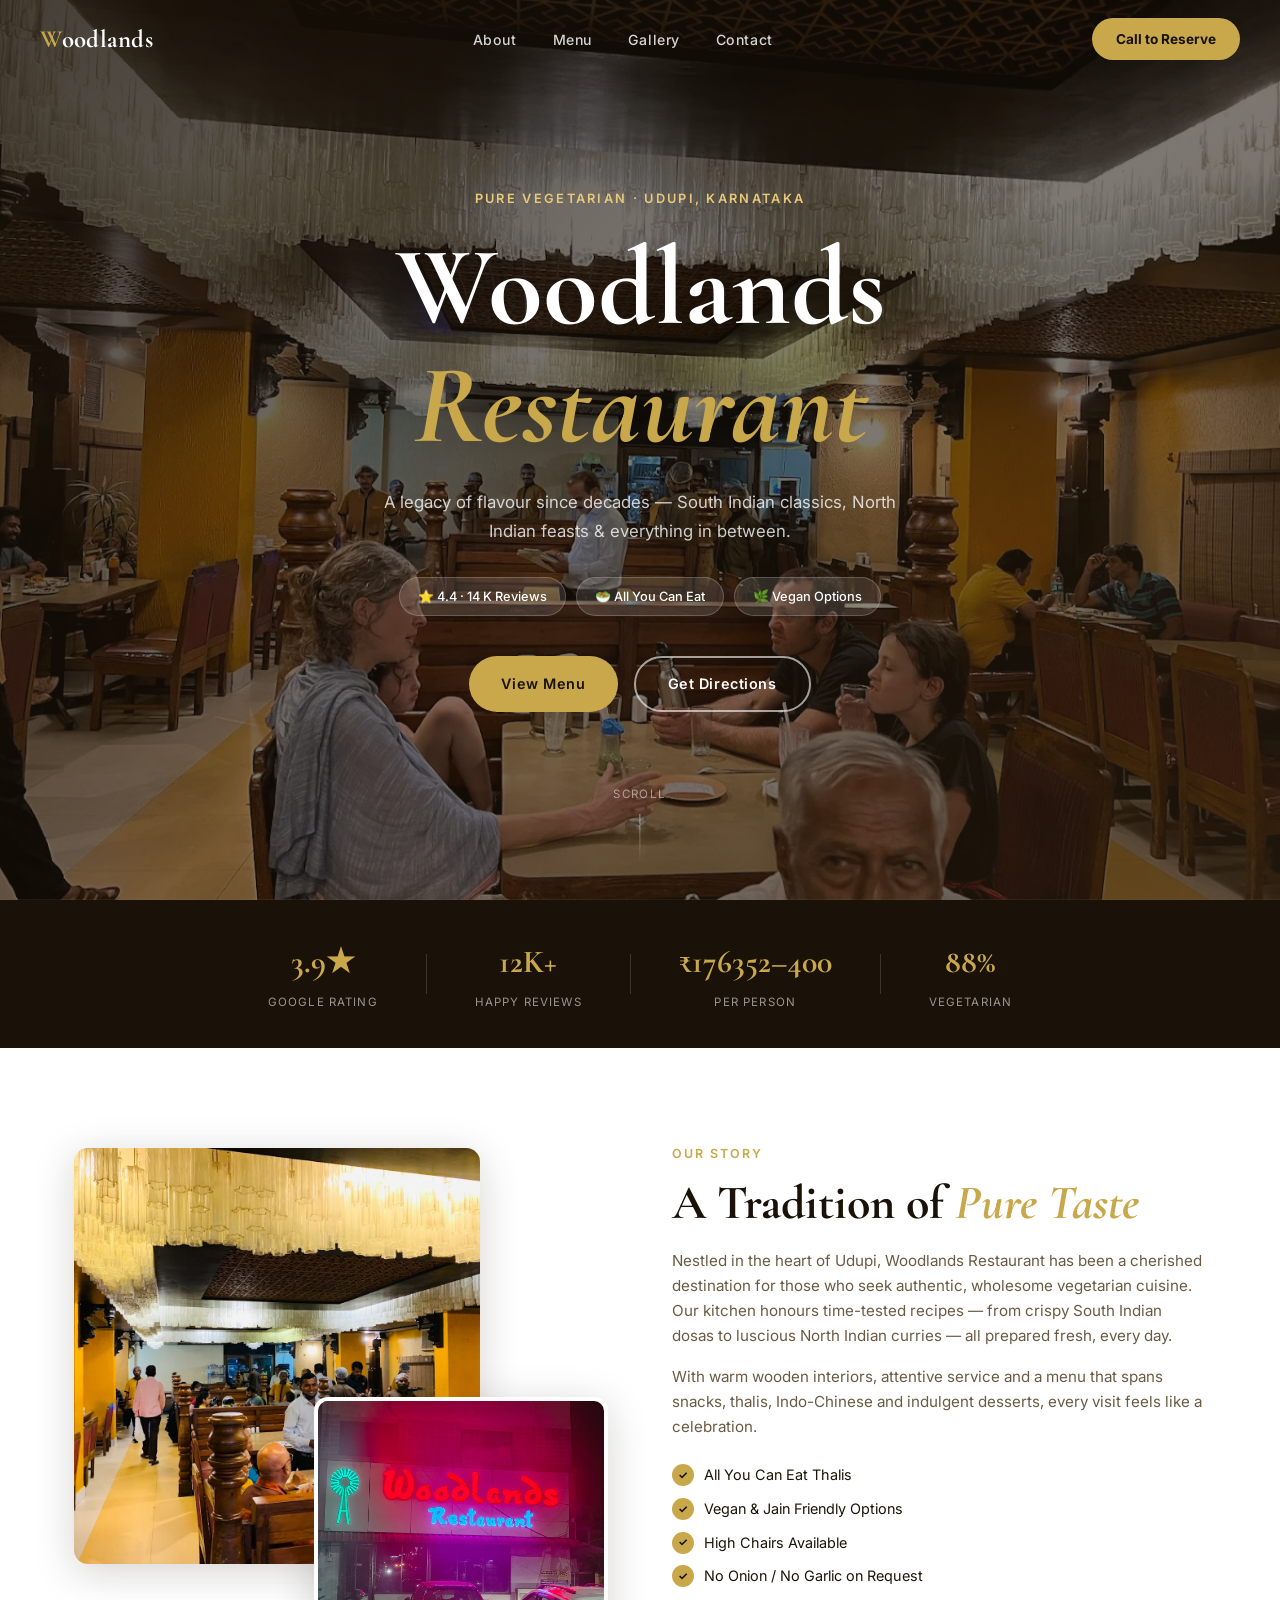
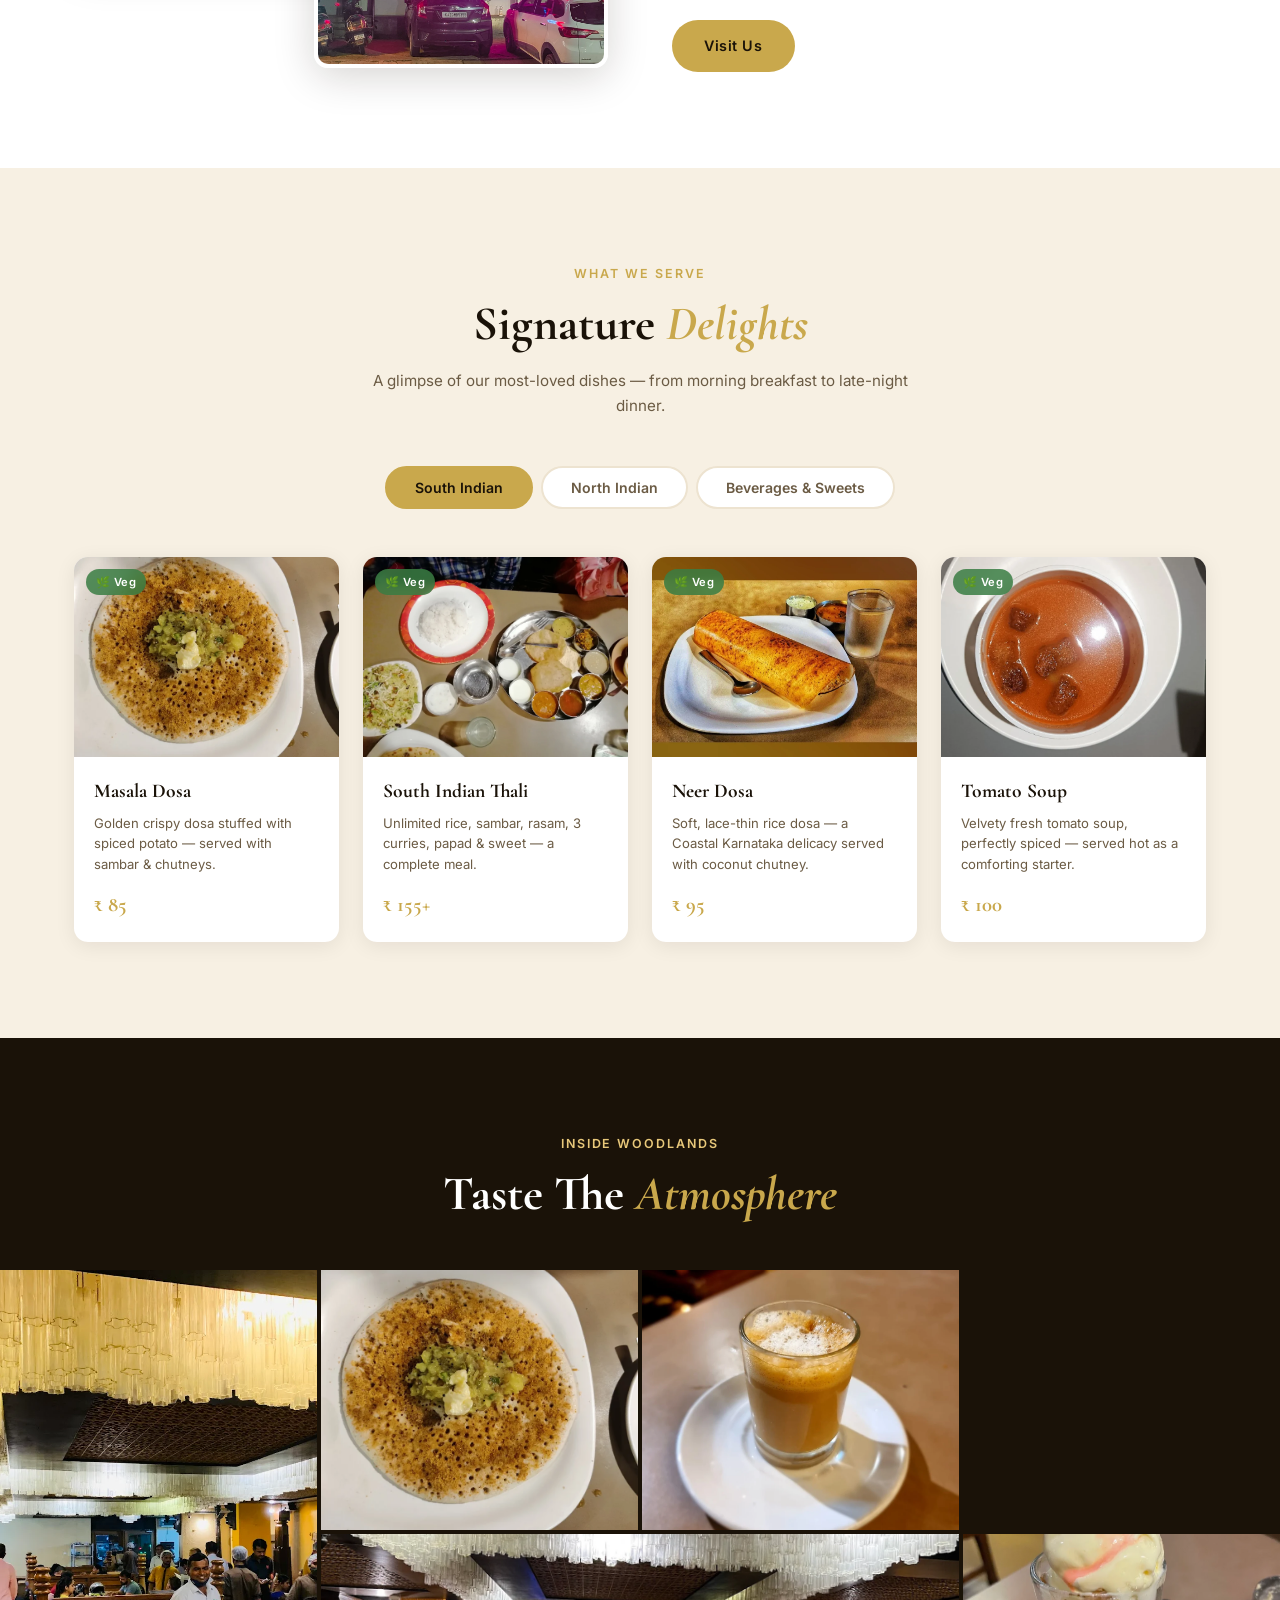
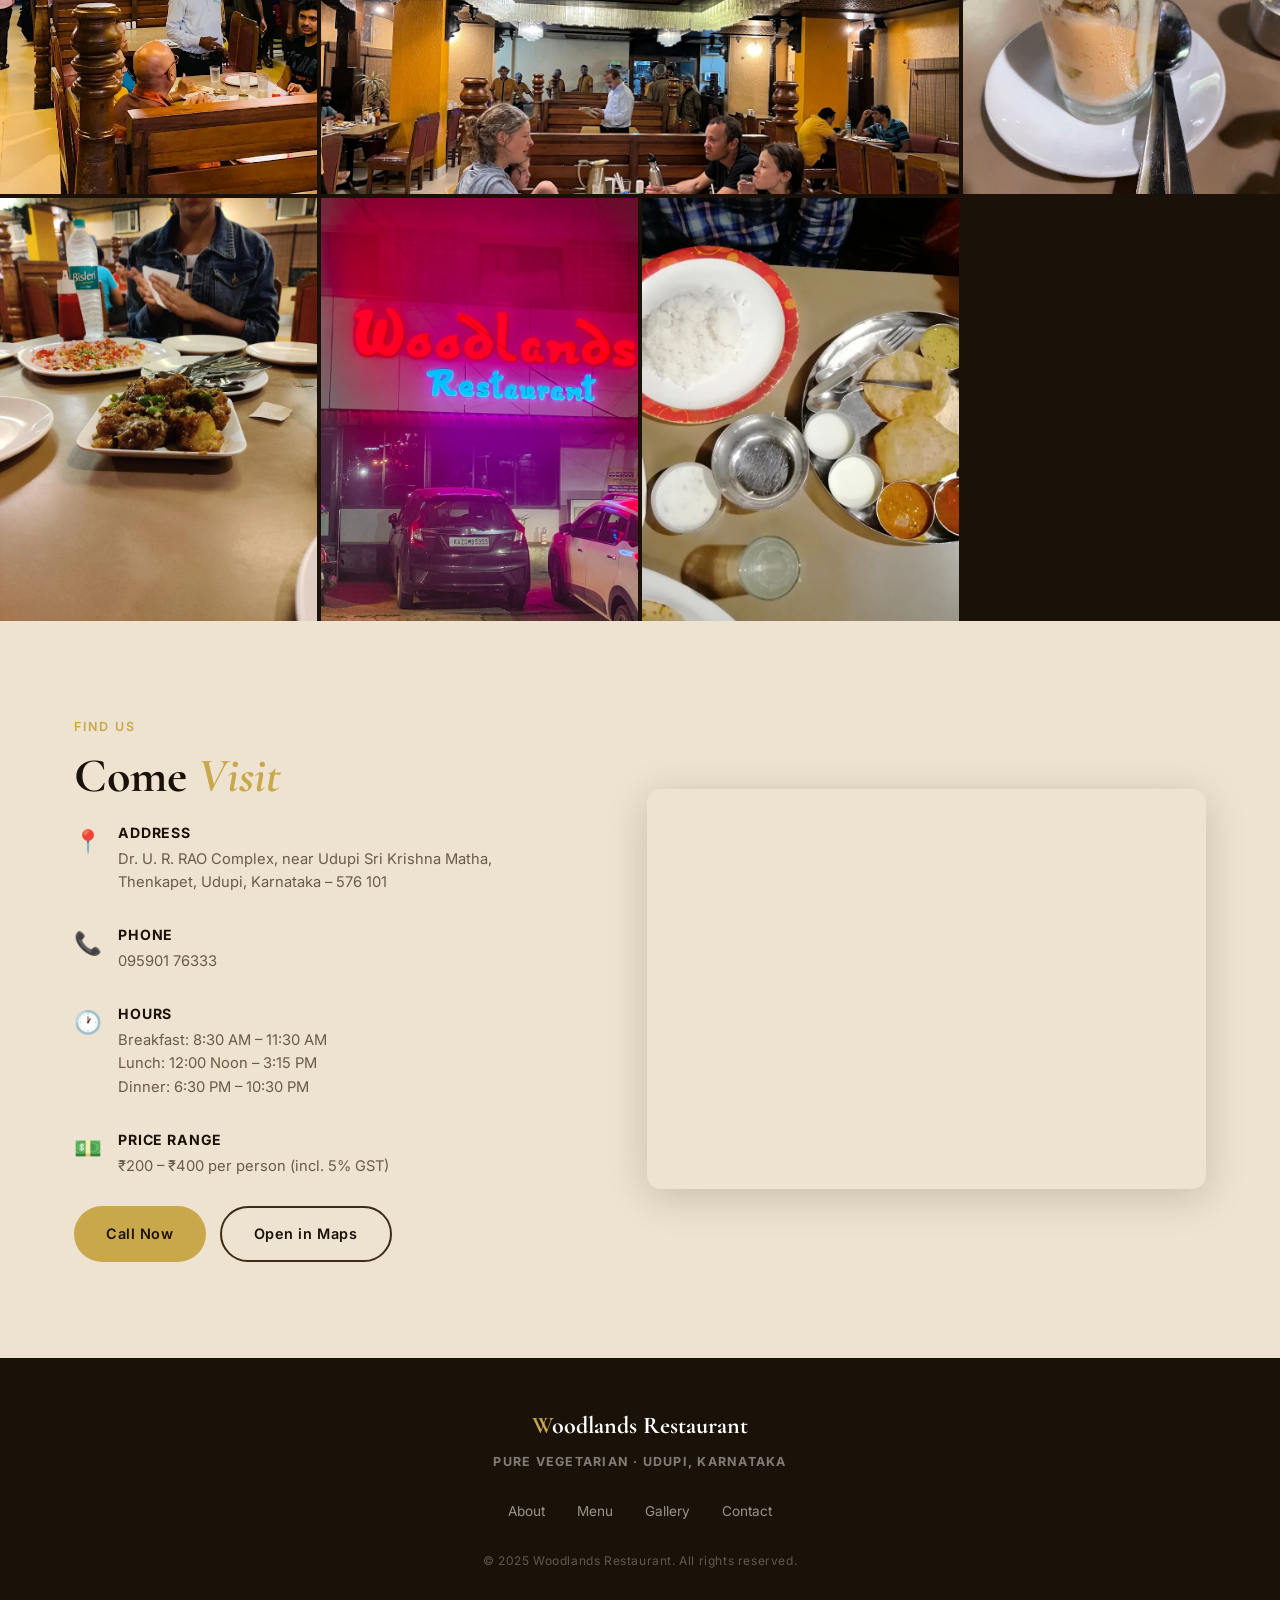
<file: Portfolio/Woodlands Restaurant/index.html>
<!DOCTYPE html>
<html lang="en">
<head>
  <meta charset="UTF-8" />
  <meta name="viewport" content="width=device-width, initial-scale=1.0" />
  <title>Woodlands Restaurant – Authentic Vegetarian Dining, Udupi</title>
  <meta name="description" content="Woodlands Restaurant in Udupi offers authentic South Indian and North Indian vegetarian cuisine. All you can eat options, vegan-friendly, and family seating. Rated 4.4 ★ with 14,000+ reviews." />
  <link rel="preconnect" href="https://fonts.googleapis.com" />
  <link rel="preconnect" href="https://fonts.gstatic.com" crossorigin />
  <link href="https://fonts.googleapis.com/css2?family=Cormorant+Garamond:ital,wght@0,400;0,600;0,700;1,400;1,600&family=Inter:wght@300;400;500;600&display=swap" rel="stylesheet" />
  <link rel="stylesheet" href="style.css" />
</head>
<body>

  <!-- ========== NAVBAR ========== -->
  <nav class="navbar" id="navbar">
    <div class="nav-logo">
      <span class="logo-w">W</span>oodlands
    </div>
    <ul class="nav-links" id="nav-links">
      <li><a href="#about" id="nav-about">About</a></li>
      <li><a href="#menu" id="nav-menu">Menu</a></li>
      <li><a href="#gallery" id="nav-gallery">Gallery</a></li>
      <li><a href="#contact" id="nav-contact">Contact</a></li>
    </ul>
    <a href="tel:09590176333" class="nav-cta" id="nav-reserve">Call to Reserve</a>
    <button class="hamburger" id="hamburger" aria-label="Toggle menu">
      <span></span><span></span><span></span>
    </button>
  </nav>

  <!-- ========== HERO ========== -->
  <header class="hero" id="hero">
    <div class="hero-bg">
      <img src="unnamed (1).webp" alt="Woodlands Restaurant interior" class="hero-bg-img" />
      <div class="hero-overlay"></div>
    </div>
    <div class="hero-content">
      <p class="hero-tag">Pure Vegetarian · Udupi, Karnataka</p>
      <h1 class="hero-title">
        Woodlands<br /><em>Restaurant</em>
      </h1>
      <p class="hero-subtitle">A legacy of flavour since decades — South Indian classics, North Indian feasts & everything in between.</p>
      <div class="hero-badges">
        <span class="badge">⭐ 4.4 · 14 K Reviews</span>
        <span class="badge">🥗 All You Can Eat</span>
        <span class="badge">🌿 Vegan Options</span>
      </div>
      <div class="hero-cta-group">
        <a href="#menu" class="btn btn-primary" id="hero-view-menu">View Menu</a>
        <a href="https://maps.app.goo.gl/udupi" class="btn btn-outline" id="hero-directions" target="_blank" rel="noopener">Get Directions</a>
      </div>
    </div>
    <div class="hero-scroll-hint">
      <span>Scroll</span>
      <div class="scroll-line"></div>
    </div>
  </header>

  <!-- ========== STATS BAR ========== -->
  <section class="stats-bar">
    <div class="stat">
      <span class="stat-num">4.4★</span>
      <span class="stat-label">Google Rating</span>
    </div>
    <div class="stat-divider"></div>
    <div class="stat">
      <span class="stat-num">14K+</span>
      <span class="stat-label">Happy Reviews</span>
    </div>
    <div class="stat-divider"></div>
    <div class="stat">
      <span class="stat-num">₹200–400</span>
      <span class="stat-label">Per Person</span>
    </div>
    <div class="stat-divider"></div>
    <div class="stat">
      <span class="stat-num">100%</span>
      <span class="stat-label">Vegetarian</span>
    </div>
  </section>

  <!-- ========== ABOUT ========== -->
  <section class="about section" id="about">
    <div class="container about-grid">
      <div class="about-images">
        <img src="unnamed (2).webp" alt="Woodlands Restaurant dining hall" class="about-img-main reveal" />
        <img src="unnamed.webp" alt="Woodlands Restaurant frontage at night" class="about-img-secondary reveal" />
      </div>
      <div class="about-text reveal">
        <p class="section-eyebrow">Our Story</p>
        <h2 class="section-title">A Tradition of <em>Pure Taste</em></h2>
        <p class="about-desc">
          Nestled in the heart of Udupi, Woodlands Restaurant has been a cherished destination for those who seek authentic, wholesome vegetarian cuisine. Our kitchen honours time-tested recipes — from crispy South Indian dosas to luscious North Indian curries — all prepared fresh, every day.
        </p>
        <p class="about-desc">
          With warm wooden interiors, attentive service and a menu that spans snacks, thalis, Indo-Chinese and indulgent desserts, every visit feels like a celebration.
        </p>
        <ul class="about-features">
          <li><span class="check">✓</span> All You Can Eat Thalis</li>
          <li><span class="check">✓</span> Vegan & Jain Friendly Options</li>
          <li><span class="check">✓</span> High Chairs Available</li>
          <li><span class="check">✓</span> No Onion / No Garlic on Request</li>
        </ul>
        <a href="#contact" class="btn btn-primary" id="about-visit-us">Visit Us</a>
      </div>
    </div>
  </section>

  <!-- ========== MENU HIGHLIGHTS ========== -->
  <section class="menu section" id="menu">
    <div class="container">
      <p class="section-eyebrow centered">What We Serve</p>
      <h2 class="section-title centered">Signature <em>Delights</em></h2>
      <p class="section-sub centered">A glimpse of our most-loved dishes — from morning breakfast to late-night dinner.</p>

      <!-- Category tabs -->
      <div class="menu-tabs" role="tablist">
        <button class="tab active" data-tab="south" id="tab-south" role="tab" aria-selected="true">South Indian</button>
        <button class="tab" data-tab="north" id="tab-north" role="tab" aria-selected="false">North Indian</button>
        <button class="tab" data-tab="beverages" id="tab-beverages" role="tab" aria-selected="false">Beverages &amp; Sweets</button>
      </div>

      <!-- South Indian -->
      <div class="menu-grid tab-content active" id="tab-south-content">
        <article class="menu-card reveal">
          <div class="menu-img-wrap">
            <img src="Masala Dosa.webp" alt="Masala Dosa at Woodlands Restaurant" loading="lazy" />
            <span class="menu-tag veg">🌿 Veg</span>
          </div>
          <div class="menu-info">
            <h3>Masala Dosa</h3>
            <p>Golden crispy dosa stuffed with spiced potato — served with sambar &amp; chutneys.</p>
            <span class="menu-price">₹ 85</span>
          </div>
        </article>
        <article class="menu-card reveal">
          <div class="menu-img-wrap">
            <img src="South Indian Thali.webp" alt="South Indian Thali at Woodlands Restaurant" loading="lazy" />
            <span class="menu-tag veg">🌿 Veg</span>
          </div>
          <div class="menu-info">
            <h3>South Indian Thali</h3>
            <p>Unlimited rice, sambar, rasam, 3 curries, papad &amp; sweet — a complete meal.</p>
            <span class="menu-price">₹ 155+</span>
          </div>
        </article>
        <article class="menu-card reveal">
          <div class="menu-img-wrap">
            <img src="unnamed (6).webp" alt="Neer Dosa at Woodlands Restaurant" loading="lazy" />
            <span class="menu-tag veg">🌿 Veg</span>
          </div>
          <div class="menu-info">
            <h3>Neer Dosa</h3>
            <p>Soft, lace-thin rice dosa — a Coastal Karnataka delicacy served with coconut chutney.</p>
            <span class="menu-price">₹ 95</span>
          </div>
        </article>
        <article class="menu-card reveal">
          <div class="menu-img-wrap">
            <img src="Tomato Soup.webp" alt="Tomato Soup at Woodlands Restaurant" loading="lazy" />
            <span class="menu-tag veg">🌿 Veg</span>
          </div>
          <div class="menu-info">
            <h3>Tomato Soup</h3>
            <p>Velvety fresh tomato soup, perfectly spiced — served hot as a comforting starter.</p>
            <span class="menu-price">₹ 100</span>
          </div>
        </article>
      </div>

      <!-- North Indian -->
      <div class="menu-grid tab-content" id="tab-north-content">
        <article class="menu-card reveal">
          <div class="menu-img-wrap">
            <img src="Gobi Manchurian.webp" alt="Gobi Manchurian at Woodlands Restaurant" loading="lazy" />
            <span class="menu-tag veg">🌿 Veg</span>
          </div>
          <div class="menu-info">
            <h3>Gobi Manchurian</h3>
            <p>Crispy cauliflower florets tossed in a tangy, spicy Indo-Chinese sauce.</p>
            <span class="menu-price">₹ 185</span>
          </div>
        </article>
        <article class="menu-card reveal">
          <div class="menu-img-wrap">
            <img src="Masala Papad.webp" alt="Masala Papad at Woodlands Restaurant" loading="lazy" />
            <span class="menu-tag veg">🌿 Veg</span>
          </div>
          <div class="menu-info">
            <h3>Masala Papad</h3>
            <p>Roasted papad topped with fresh onions, tomato, coriander and chaat masala.</p>
            <span class="menu-price">₹ 60</span>
          </div>
        </article>
        <article class="menu-card reveal">
          <div class="menu-img-wrap">
            <img src="unnamed (4).webp" alt="Paneer dishes at Woodlands Restaurant" loading="lazy" />
            <span class="menu-tag veg">🌿 Veg</span>
          </div>
          <div class="menu-info">
            <h3>Paneer Tikka Masala</h3>
            <p>Tender paneer cubes in a rich, aromatic tikka masala gravy — a crowd favourite.</p>
            <span class="menu-price">₹ 280</span>
          </div>
        </article>
        <article class="menu-card reveal">
          <div class="menu-img-wrap">
            <img src="unnamed (3).webp" alt="North Indian menu at Woodlands Restaurant" loading="lazy" />
            <span class="menu-tag veg">🌿 Veg</span>
          </div>
          <div class="menu-info">
            <h3>Garlic Naan</h3>
            <p>Pillowy soft naan brushed with butter and garlic — best paired with rich curries.</p>
            <span class="menu-price">₹ 70</span>
          </div>
        </article>
      </div>

      <!-- Beverages -->
      <div class="menu-grid tab-content" id="tab-beverages-content">
        <article class="menu-card reveal">
          <div class="menu-img-wrap">
            <img src="Filter Coffee.webp" alt="Filter Coffee at Woodlands Restaurant" loading="lazy" />
            <span class="menu-tag veg">☕ Hot</span>
          </div>
          <div class="menu-info">
            <h3>Filter Coffee</h3>
            <p>South India's soul in a glass — frothy, aromatic, perfectly brewed filter coffee.</p>
            <span class="menu-price">₹ 28</span>
          </div>
        </article>
        <article class="menu-card reveal">
          <div class="menu-img-wrap">
            <img src="Mini Gudbud Ice Cream.webp" alt="Mini Gudbud Ice Cream at Woodlands Restaurant" loading="lazy" />
            <span class="menu-tag veg">🍦 Dessert</span>
          </div>
          <div class="menu-info">
            <h3>Mini Gudbud Ice Cream</h3>
            <p>A coastal classic — layered ice cream with fruits, nuts and a burst of flavours.</p>
            <span class="menu-price">₹ 135</span>
          </div>
        </article>
        <article class="menu-card reveal">
          <div class="menu-img-wrap">
            <img src="Masala Papad.webp" alt="Fresh Juice at Woodlands Restaurant" loading="lazy" />
            <span class="menu-tag veg">🥤 Cold</span>
          </div>
          <div class="menu-info">
            <h3>Fresh Juice (Seasonal)</h3>
            <p>Watermelon, Grape, Pineapple, Mango — freshly squeezed seasonal fruit juices.</p>
            <span class="menu-price">₹ 105+</span>
          </div>
        </article>
        <article class="menu-card reveal">
          <div class="menu-img-wrap">
            <img src="South Indian Thali.webp" alt="Pineapple Kesari at Woodlands Restaurant" loading="lazy" />
            <span class="menu-tag veg">🍮 Sweet</span>
          </div>
          <div class="menu-info">
            <h3>Pineapple Kesari Bath</h3>
            <p>Classic South Indian semolina dessert scented with saffron and fresh pineapple.</p>
            <span class="menu-price">₹ 80</span>
          </div>
        </article>
      </div>
    </div>
  </section>

  <!-- ========== GALLERY ========== -->
  <section class="gallery section" id="gallery">
    <div class="container">
      <p class="section-eyebrow centered">Inside Woodlands</p>
      <h2 class="section-title centered">Taste The <em>Atmosphere</em></h2>
    </div>
    <div class="gallery-grid">
      <div class="gallery-item reveal tall">
        <img src="unnamed (2).webp" alt="Woodlands Restaurant main dining area" loading="lazy" />
        <div class="gallery-overlay"><span>Dining Hall</span></div>
      </div>
      <div class="gallery-item reveal">
        <img src="Masala Dosa.webp" alt="Crispy Masala Dosa served at Woodlands" loading="lazy" />
        <div class="gallery-overlay"><span>Masala Dosa</span></div>
      </div>
      <div class="gallery-item reveal">
        <img src="Filter Coffee.webp" alt="Filter coffee served at Woodlands Restaurant" loading="lazy" />
        <div class="gallery-overlay"><span>Filter Coffee</span></div>
      </div>
      <div class="gallery-item reveal wide">
        <img src="unnamed (1).webp" alt="Woodlands Restaurant full dining hall view" loading="lazy" />
        <div class="gallery-overlay"><span>The Hall</span></div>
      </div>
      <div class="gallery-item reveal">
        <img src="Mini Gudbud Ice Cream.webp" alt="Mini Gudbud Ice Cream at Woodlands Restaurant" loading="lazy" />
        <div class="gallery-overlay"><span>Mini Gudbud</span></div>
      </div>
      <div class="gallery-item reveal">
        <img src="Gobi Manchurian.webp" alt="Gobi Manchurian at Woodlands Restaurant" loading="lazy" />
        <div class="gallery-overlay"><span>Gobi Manchurian</span></div>
      </div>
      <div class="gallery-item reveal">
        <img src="unnamed.webp" alt="Woodlands Restaurant exterior at night" loading="lazy" />
        <div class="gallery-overlay"><span>Our Frontage</span></div>
      </div>
      <div class="gallery-item reveal">
        <img src="South Indian Thali.webp" alt="South Indian Thali at Woodlands Restaurant" loading="lazy" />
        <div class="gallery-overlay"><span>South Indian Thali</span></div>
      </div>
    </div>
  </section>

  <!-- ========== CONTACT ========== -->
  <section class="contact section" id="contact">
    <div class="container contact-grid">
      <div class="contact-info reveal">
        <p class="section-eyebrow">Find Us</p>
        <h2 class="section-title">Come <em>Visit</em></h2>
        <div class="contact-item">
          <span class="contact-icon">📍</span>
          <div>
            <strong>Address</strong>
            <p>Dr. U. R. RAO Complex, near Udupi Sri Krishna Matha,<br />Thenkapet, Udupi, Karnataka – 576 101</p>
          </div>
        </div>
        <div class="contact-item">
          <span class="contact-icon">📞</span>
          <div>
            <strong>Phone</strong>
            <p><a href="tel:09590176333" id="contact-phone">095901 76333</a></p>
          </div>
        </div>
        <div class="contact-item">
          <span class="contact-icon">🕐</span>
          <div>
            <strong>Hours</strong>
            <p>Breakfast: 8:30 AM – 11:30 AM<br />
               Lunch: 12:00 Noon – 3:15 PM<br />
               Dinner: 6:30 PM – 10:30 PM</p>
          </div>
        </div>
        <div class="contact-item">
          <span class="contact-icon">💵</span>
          <div>
            <strong>Price Range</strong>
            <p>₹200 – ₹400 per person (incl. 5% GST)</p>
          </div>
        </div>
        <div class="cta-buttons">
          <a href="tel:09590176333" class="btn btn-primary" id="contact-call">Call Now</a>
          <a href="https://maps.google.com/?q=Woodlands+Restaurant+Udupi" class="btn btn-outline" id="contact-map" target="_blank" rel="noopener">Open in Maps</a>
        </div>
      </div>
      <div class="map-embed reveal">
        <iframe
          title="Woodlands Restaurant Location Map"
          src="https://www.google.com/maps/embed?pb=!1m18!1m12!1m3!1d3883.5408953088!2d74.74726357505695!3d13.341043987063!2m3!1f0!2f0!3f0!3m2!1i1024!2i768!4f13.1!3m3!1m2!1s0x3bbca4ade1572e35%3A0x3f96f39a5f2e56fb!2sWoodlands%20Restaurant!5e0!3m2!1sen!2sin!4v1719285600000!5m2!1sen!2sin"
          width="100%"
          height="400"
          style="border:0;"
          allowfullscreen=""
          loading="lazy"
          referrerpolicy="no-referrer-when-downgrade">
        </iframe>
      </div>
    </div>
  </section>

  <!-- ========== FOOTER ========== -->
  <footer class="footer">
    <div class="container footer-inner">
      <div class="footer-brand">
        <span class="logo-w">W</span>oodlands Restaurant
        <p>Pure Vegetarian · Udupi, Karnataka</p>
      </div>
      <div class="footer-links">
        <a href="#about">About</a>
        <a href="#menu">Menu</a>
        <a href="#gallery">Gallery</a>
        <a href="#contact">Contact</a>
      </div>
      <p class="footer-copy">© 2025 Woodlands Restaurant. All rights reserved.</p>
    </div>
  </footer>

  <script src="main.js"></script>
</body>
</html>
</file>
<file: Portfolio/Woodlands Restaurant/style.css>
/* ===================================================
   WOODLANDS RESTAURANT – style.css
   =================================================== */

/* ── Reset & Base ─────────────────────────────────── */
*, *::before, *::after { box-sizing: border-box; margin: 0; padding: 0; }

:root {
  --gold:      #C9A84C;
  --gold-lt:   #E8C87A;
  --brown-dk:  #1A1208;
  --brown-md:  #2C1F10;
  --brown-warm:#3D2B14;
  --cream:     #F7F0E3;
  --cream-dk:  #EDE3D0;
  --text-main: #1C150A;
  --text-muted:#6B5B44;
  --green:     #3A7D44;
  --white:     #FFFFFF;
  --shadow:    0 8px 40px rgba(26,18,8,.18);
  --radius:    14px;
  --transition: .35s cubic-bezier(.4,0,.2,1);
}

html { scroll-behavior: smooth; }

body {
  font-family: 'Inter', sans-serif;
  background: var(--cream);
  color: var(--text-main);
  line-height: 1.65;
  overflow-x: hidden;
}

img { display: block; width: 100%; height: 100%; object-fit: cover; }
a  { text-decoration: none; color: inherit; }
ul { list-style: none; }

.container {
  max-width: 1180px;
  margin: 0 auto;
  padding: 0 24px;
}

.section { padding: 96px 0; }


/* ── Typography ───────────────────────────────────── */
.section-eyebrow {
  font-family: 'Inter', sans-serif;
  font-size: .78rem;
  font-weight: 600;
  letter-spacing: .16em;
  text-transform: uppercase;
  color: var(--gold);
  margin-bottom: 12px;
}
.section-eyebrow.centered { text-align: center; }

.section-title {
  font-family: 'Cormorant Garamond', serif;
  font-size: clamp(2rem, 4vw, 3rem);
  font-weight: 700;
  color: var(--brown-dk);
  line-height: 1.15;
  margin-bottom: 16px;
}
.section-title em { font-style: italic; color: var(--gold); }
.section-title.centered { text-align: center; }

.section-sub {
  max-width: 560px;
  margin: 0 auto 48px;
  color: var(--text-muted);
  font-size: .95rem;
}
.section-sub.centered { text-align: center; }


/* ── Buttons ──────────────────────────────────────── */
.btn {
  display: inline-flex;
  align-items: center;
  gap: 8px;
  padding: 14px 32px;
  border-radius: 50px;
  font-family: 'Inter', sans-serif;
  font-size: .9rem;
  font-weight: 600;
  letter-spacing: .04em;
  cursor: pointer;
  border: none;
  transition: var(--transition);
  white-space: nowrap;
}
.btn-primary {
  background: var(--gold);
  color: var(--brown-dk);
}
.btn-primary:hover {
  background: var(--gold-lt);
  transform: translateY(-2px);
  box-shadow: 0 8px 24px rgba(201,168,76,.4);
}
.btn-outline {
  background: transparent;
  color: var(--white);
  border: 2px solid rgba(255,255,255,.6);
}
.btn-outline:hover {
  background: rgba(255,255,255,.12);
  border-color: var(--white);
  transform: translateY(-2px);
}


/* ── Reveal Animation ─────────────────────────────── */
.reveal {
  opacity: 0;
  transform: translateY(36px);
  transition: opacity .7s ease, transform .7s ease;
}
.reveal.visible {
  opacity: 1;
  transform: translateY(0);
}


/* ── NAVBAR ───────────────────────────────────────── */
.navbar {
  position: fixed;
  top: 0; left: 0; right: 0;
  z-index: 1000;
  display: flex;
  align-items: center;
  justify-content: space-between;
  padding: 18px 40px;
  transition: background var(--transition), box-shadow var(--transition), padding var(--transition);
}
.navbar.scrolled {
  background: rgba(26,18,8,.96);
  backdrop-filter: blur(12px);
  box-shadow: 0 2px 20px rgba(0,0,0,.35);
  padding: 12px 40px;
}

.nav-logo {
  font-family: 'Cormorant Garamond', serif;
  font-size: 1.55rem;
  font-weight: 700;
  color: var(--white);
  letter-spacing: .02em;
}
.logo-w { color: var(--gold); }

.nav-links {
  display: flex;
  gap: 36px;
}
.nav-links a {
  color: rgba(255,255,255,.82);
  font-size: .88rem;
  font-weight: 500;
  letter-spacing: .04em;
  position: relative;
  transition: color var(--transition);
}
.nav-links a::after {
  content: '';
  position: absolute;
  bottom: -4px; left: 0;
  width: 0; height: 2px;
  background: var(--gold);
  transition: width var(--transition);
}
.nav-links a:hover { color: var(--gold); }
.nav-links a:hover::after { width: 100%; }

.nav-cta {
  background: var(--gold);
  color: var(--brown-dk);
  padding: 10px 24px;
  border-radius: 50px;
  font-size: .85rem;
  font-weight: 700;
  transition: var(--transition);
}
.nav-cta:hover {
  background: var(--gold-lt);
  transform: translateY(-2px);
}

.hamburger {
  display: none;
  flex-direction: column;
  gap: 5px;
  background: none;
  border: none;
  cursor: pointer;
  padding: 4px;
}
.hamburger span {
  display: block;
  width: 26px; height: 2px;
  background: var(--white);
  border-radius: 2px;
  transition: var(--transition);
}


/* ── HERO ─────────────────────────────────────────── */
.hero {
  position: relative;
  min-height: 100vh;
  display: flex;
  align-items: center;
  justify-content: center;
  overflow: hidden;
}
.hero-bg {
  position: absolute;
  inset: 0;
}
.hero-bg-img {
  width: 100%; height: 100%;
  object-fit: cover;
  object-position: center 30%;
  transform: scale(1.05);
  animation: heroZoom 12s ease-out forwards;
}
@keyframes heroZoom {
  to { transform: scale(1); }
}
.hero-overlay {
  position: absolute;
  inset: 0;
  background: linear-gradient(
    135deg,
    rgba(26,18,8,.82) 0%,
    rgba(26,18,8,.55) 50%,
    rgba(44,31,16,.70) 100%
  );
}

.hero-content {
  position: relative;
  z-index: 2;
  text-align: center;
  padding: 0 20px;
  max-width: 780px;
  animation: fadeUp .9s ease both;
}
@keyframes fadeUp {
  from { opacity: 0; transform: translateY(40px); }
  to   { opacity: 1; transform: translateY(0); }
}

.hero-tag {
  font-size: .8rem;
  font-weight: 600;
  letter-spacing: .18em;
  text-transform: uppercase;
  color: var(--gold-lt);
  margin-bottom: 20px;
}
.hero-title {
  font-family: 'Cormorant Garamond', serif;
  font-size: clamp(3.2rem, 9vw, 7rem);
  font-weight: 700;
  color: var(--white);
  line-height: 1.05;
  margin-bottom: 24px;
}
.hero-title em {
  font-style: italic;
  color: var(--gold);
  display: block;
}
.hero-subtitle {
  font-size: 1.05rem;
  color: rgba(255,255,255,.78);
  max-width: 520px;
  margin: 0 auto 32px;
  line-height: 1.7;
}
.hero-badges {
  display: flex;
  flex-wrap: wrap;
  justify-content: center;
  gap: 10px;
  margin-bottom: 40px;
}
.badge {
  background: rgba(255,255,255,.12);
  backdrop-filter: blur(6px);
  border: 1px solid rgba(255,255,255,.2);
  color: var(--white);
  padding: 8px 18px;
  border-radius: 50px;
  font-size: .8rem;
  font-weight: 500;
}
.hero-cta-group {
  display: flex;
  justify-content: center;
  gap: 16px;
  flex-wrap: wrap;
}

.hero-scroll-hint {
  position: absolute;
  bottom: 36px;
  left: 50%;
  transform: translateX(-50%);
  display: flex;
  flex-direction: column;
  align-items: center;
  gap: 10px;
  color: rgba(255,255,255,.5);
  font-size: .72rem;
  letter-spacing: .12em;
  text-transform: uppercase;
  z-index: 2;
}
.scroll-line {
  width: 1px; height: 50px;
  background: linear-gradient(to bottom, rgba(255,255,255,.5), transparent);
  animation: scrollPulse 1.8s ease-in-out infinite;
}
@keyframes scrollPulse {
  0%,100% { opacity: .4; transform: scaleY(1); }
  50%      { opacity: 1;  transform: scaleY(1.2); }
}


/* ── STATS BAR ────────────────────────────────────── */
.stats-bar {
  background: var(--brown-dk);
  display: flex;
  align-items: center;
  justify-content: center;
  flex-wrap: wrap;
  gap: 0;
  padding: 36px 40px;
}
.stat {
  display: flex;
  flex-direction: column;
  align-items: center;
  padding: 0 48px;
}
.stat-num {
  font-family: 'Cormorant Garamond', serif;
  font-size: 2rem;
  font-weight: 700;
  color: var(--gold);
}
.stat-label {
  font-size: .72rem;
  letter-spacing: .1em;
  text-transform: uppercase;
  color: rgba(255,255,255,.55);
  margin-top: 4px;
}
.stat-divider {
  width: 1px;
  height: 40px;
  background: rgba(255,255,255,.15);
}


/* ── ABOUT ────────────────────────────────────────── */
.about { background: var(--white); }

.about-grid {
  display: grid;
  grid-template-columns: 1fr 1fr;
  gap: 64px;
  align-items: center;
}
.about-images {
  position: relative;
  height: 520px;
}
.about-img-main {
  position: absolute;
  top: 0; left: 0;
  width: 76%; height: 80%;
  border-radius: var(--radius);
  object-fit: cover;
  box-shadow: var(--shadow);
}
.about-img-secondary {
  position: absolute;
  bottom: 0; right: 0;
  width: 55%; height: 52%;
  border-radius: var(--radius);
  object-fit: cover;
  box-shadow: var(--shadow);
  border: 4px solid var(--white);
}
.about-desc {
  color: var(--text-muted);
  margin-bottom: 16px;
  font-size: .95rem;
}
.about-features {
  margin: 24px 0 32px;
  display: flex;
  flex-direction: column;
  gap: 10px;
}
.about-features li {
  display: flex;
  align-items: center;
  gap: 10px;
  font-size: .9rem;
  color: var(--text-main);
}
.check {
  width: 22px; height: 22px;
  background: var(--gold);
  color: var(--brown-dk);
  border-radius: 50%;
  display: flex;
  align-items: center;
  justify-content: center;
  font-size: .7rem;
  font-weight: 700;
  flex-shrink: 0;
}


/* ── MENU ─────────────────────────────────────────── */
.menu { background: var(--cream); }

.menu-tabs {
  display: flex;
  justify-content: center;
  gap: 8px;
  margin-bottom: 48px;
  flex-wrap: wrap;
}
.tab {
  padding: 11px 28px;
  border-radius: 50px;
  border: 2px solid var(--cream-dk);
  background: var(--white);
  color: var(--text-muted);
  font-family: 'Inter', sans-serif;
  font-size: .88rem;
  font-weight: 600;
  cursor: pointer;
  transition: var(--transition);
}
.tab:hover, .tab.active {
  background: var(--gold);
  border-color: var(--gold);
  color: var(--brown-dk);
}

.menu-grid {
  display: none;
  grid-template-columns: repeat(4, 1fr);
  gap: 24px;
}
.menu-grid.active { display: grid; }

.menu-card {
  background: var(--white);
  border-radius: var(--radius);
  overflow: hidden;
  box-shadow: 0 4px 20px rgba(26,18,8,.08);
  transition: transform var(--transition), box-shadow var(--transition);
}
.menu-card:hover {
  transform: translateY(-6px);
  box-shadow: 0 16px 40px rgba(26,18,8,.15);
}
.menu-img-wrap {
  position: relative;
  height: 200px;
  overflow: hidden;
}
.menu-img-wrap img {
  transition: transform .5s ease;
}
.menu-card:hover .menu-img-wrap img {
  transform: scale(1.07);
}
.menu-tag {
  position: absolute;
  top: 12px; left: 12px;
  background: rgba(26,18,8,.72);
  color: var(--white);
  font-size: .7rem;
  font-weight: 600;
  padding: 4px 10px;
  border-radius: 50px;
  backdrop-filter: blur(4px);
  letter-spacing: .04em;
}
.menu-tag.veg { background: rgba(58,125,68,.85); }

.menu-info {
  padding: 18px 20px 20px;
}
.menu-info h3 {
  font-family: 'Cormorant Garamond', serif;
  font-size: 1.22rem;
  font-weight: 700;
  color: var(--brown-dk);
  margin-bottom: 6px;
}
.menu-info p {
  font-size: .82rem;
  color: var(--text-muted);
  line-height: 1.55;
  margin-bottom: 14px;
}
.menu-price {
  font-family: 'Cormorant Garamond', serif;
  font-size: 1.3rem;
  font-weight: 700;
  color: var(--gold);
}


/* ── GALLERY ──────────────────────────────────────── */
.gallery { background: var(--brown-dk); padding-bottom: 0; }
.gallery .section-eyebrow { color: var(--gold-lt); }
.gallery .section-title { color: var(--white); }

.gallery-grid {
  display: grid;
  grid-template-columns: repeat(4, 1fr);
  grid-template-rows: repeat(2, 260px);
  gap: 4px;
  margin-top: 48px;
}
.gallery-item {
  position: relative;
  overflow: hidden;
  cursor: pointer;
}
.gallery-item.tall { grid-row: span 2; }
.gallery-item.wide { grid-column: span 2; }

.gallery-item img {
  width: 100%; height: 100%;
  object-fit: cover;
  transition: transform .5s ease;
}
.gallery-item:hover img { transform: scale(1.08); }

.gallery-overlay {
  position: absolute;
  inset: 0;
  background: linear-gradient(to top, rgba(26,18,8,.7) 0%, transparent 60%);
  opacity: 0;
  transition: opacity var(--transition);
  display: flex;
  align-items: flex-end;
  padding: 20px;
}
.gallery-item:hover .gallery-overlay { opacity: 1; }
.gallery-overlay span {
  color: var(--white);
  font-family: 'Cormorant Garamond', serif;
  font-size: 1.2rem;
  font-weight: 600;
  letter-spacing: .03em;
}


/* ── CONTACT ──────────────────────────────────────── */
.contact { background: var(--cream-dk); }

.contact-grid {
  display: grid;
  grid-template-columns: 1fr 1.1fr;
  gap: 64px;
  align-items: center;
}
.contact-item {
  display: flex;
  gap: 16px;
  margin-bottom: 28px;
}
.contact-icon {
  font-size: 1.4rem;
  flex-shrink: 0;
  margin-top: 2px;
}
.contact-item strong {
  display: block;
  font-weight: 700;
  color: var(--brown-dk);
  margin-bottom: 4px;
  font-size: .88rem;
  text-transform: uppercase;
  letter-spacing: .06em;
}
.contact-item p, .contact-item a {
  color: var(--text-muted);
  font-size: .92rem;
  line-height: 1.6;
}
.contact-item a:hover { color: var(--gold); }

.cta-buttons {
  display: flex;
  gap: 14px;
  flex-wrap: wrap;
  margin-top: 8px;
}
.contact .btn-outline {
  color: var(--brown-dk);
  border-color: var(--brown-warm);
}
.contact .btn-outline:hover {
  background: var(--brown-warm);
  color: var(--white);
}

.map-embed {
  border-radius: var(--radius);
  overflow: hidden;
  box-shadow: var(--shadow);
  height: 400px;
}
.map-embed iframe { height: 100%; }


/* ── FOOTER ───────────────────────────────────────── */
.footer {
  background: var(--brown-dk);
  padding: 48px 0 32px;
}
.footer-inner {
  display: flex;
  flex-direction: column;
  align-items: center;
  gap: 28px;
  text-align: center;
}
.footer-brand {
  font-family: 'Cormorant Garamond', serif;
  font-size: 1.5rem;
  font-weight: 700;
  color: var(--white);
}
.footer-brand p {
  font-family: 'Inter', sans-serif;
  font-size: .78rem;
  color: rgba(255,255,255,.45);
  letter-spacing: .1em;
  text-transform: uppercase;
  margin-top: 6px;
}
.footer-links {
  display: flex;
  gap: 32px;
  flex-wrap: wrap;
  justify-content: center;
}
.footer-links a {
  color: rgba(255,255,255,.55);
  font-size: .85rem;
  transition: color var(--transition);
}
.footer-links a:hover { color: var(--gold); }
.footer-copy {
  font-size: .75rem;
  color: rgba(255,255,255,.3);
  letter-spacing: .05em;
}


/* ── MOBILE NAV (hidden panel) ────────────────────── */
@media (max-width: 900px) {
  .nav-links {
    display: none;
    position: fixed;
    top: 0; left: 0;
    width: 100%; height: 100vh;
    background: rgba(26,18,8,.97);
    flex-direction: column;
    align-items: center;
    justify-content: center;
    gap: 40px;
    z-index: 999;
  }
  .nav-links.open { display: flex; }
  .nav-links a { font-size: 1.4rem; }
  .nav-cta { display: none; }
  .hamburger { display: flex; z-index: 1001; }
}


/* ── RESPONSIVE ───────────────────────────────────── */
@media (max-width: 1100px) {
  .menu-grid { grid-template-columns: repeat(2, 1fr); }
}

@media (max-width: 900px) {
  .about-grid { grid-template-columns: 1fr; }
  .about-images { height: 320px; order: -1; }
  .contact-grid { grid-template-columns: 1fr; }
  .gallery-grid {
    grid-template-columns: repeat(2, 1fr);
    grid-template-rows: auto;
  }
  .gallery-item.tall, .gallery-item.wide {
    grid-row: span 1;
    grid-column: span 1;
  }
  .stats-bar { gap: 12px; }
  .stat { padding: 12px 24px; }
  .stat-divider { display: none; }
  .navbar { padding: 16px 24px; }
}

@media (max-width: 640px) {
  .section { padding: 64px 0; }
  .menu-grid { grid-template-columns: 1fr; }
  .gallery-grid { grid-template-columns: 1fr; }
  .hero-cta-group { flex-direction: column; align-items: center; }
  .cta-buttons { flex-direction: column; }
}
</file>
